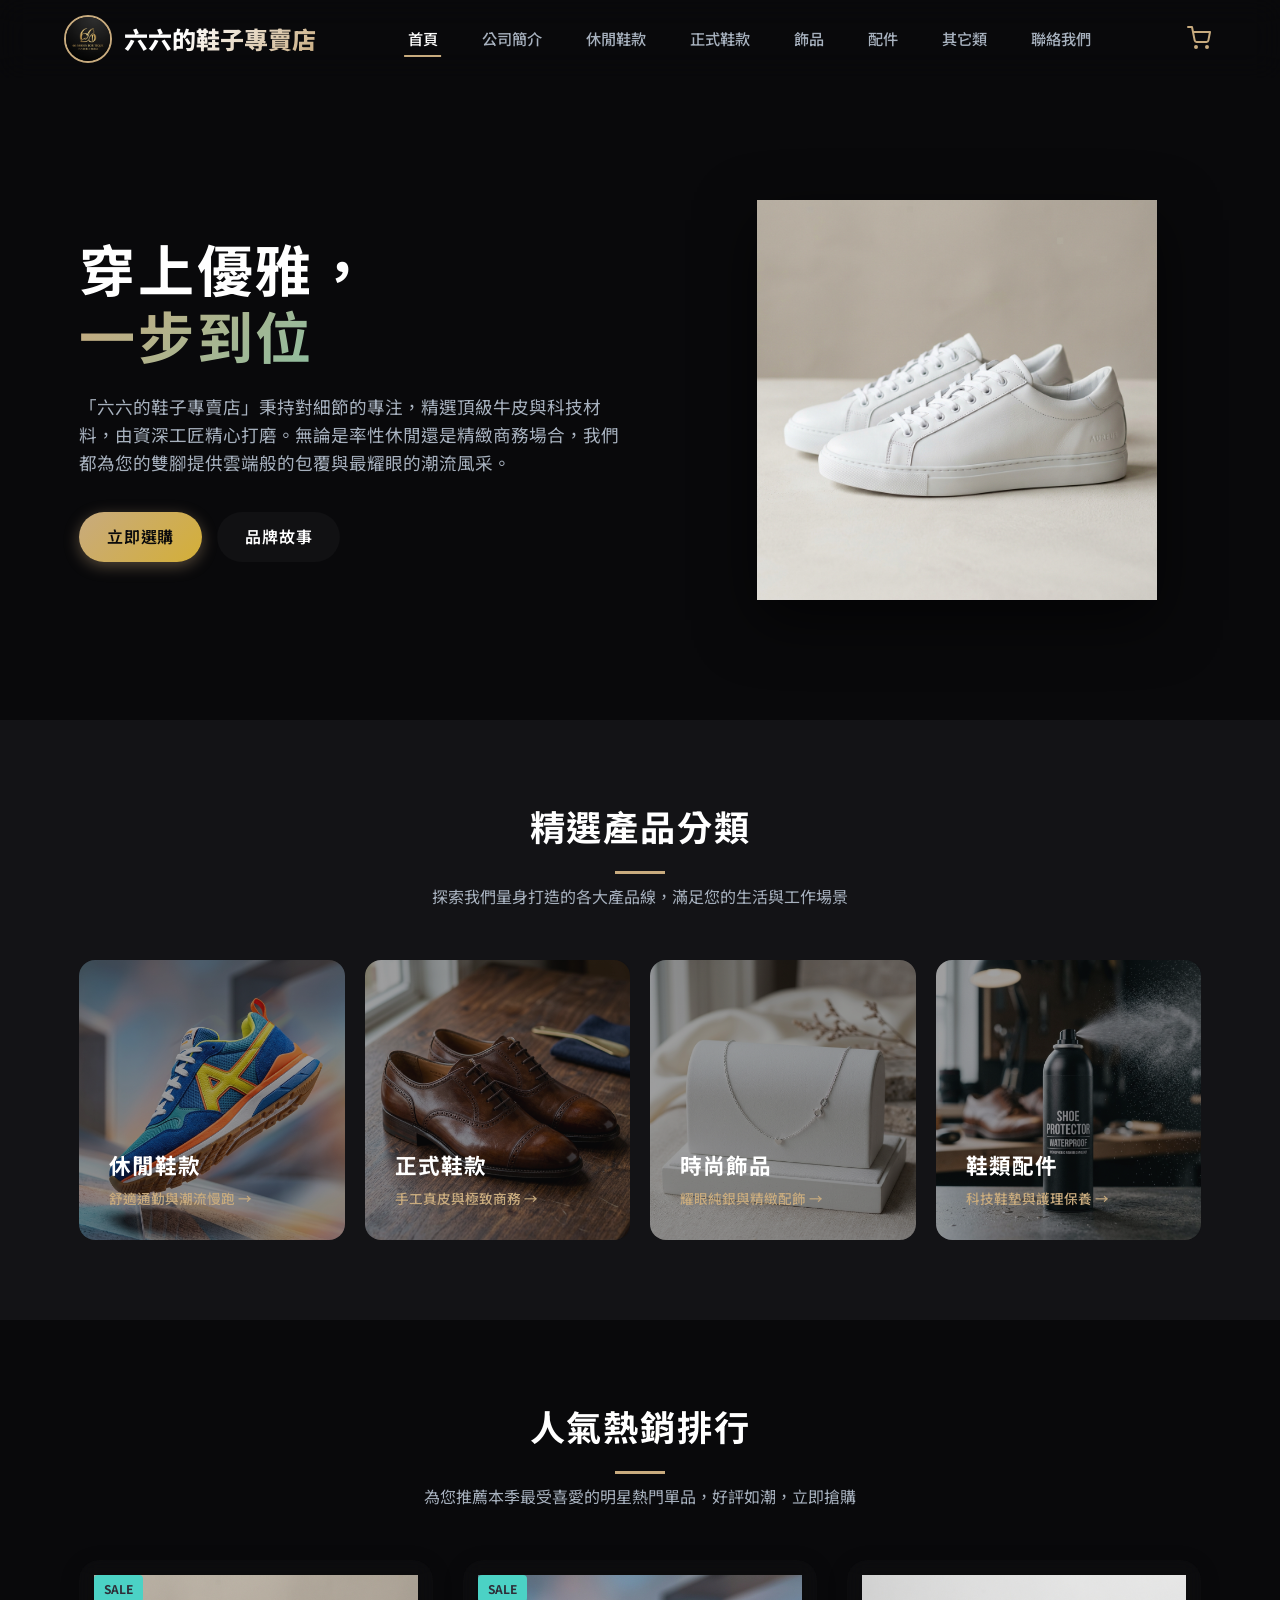
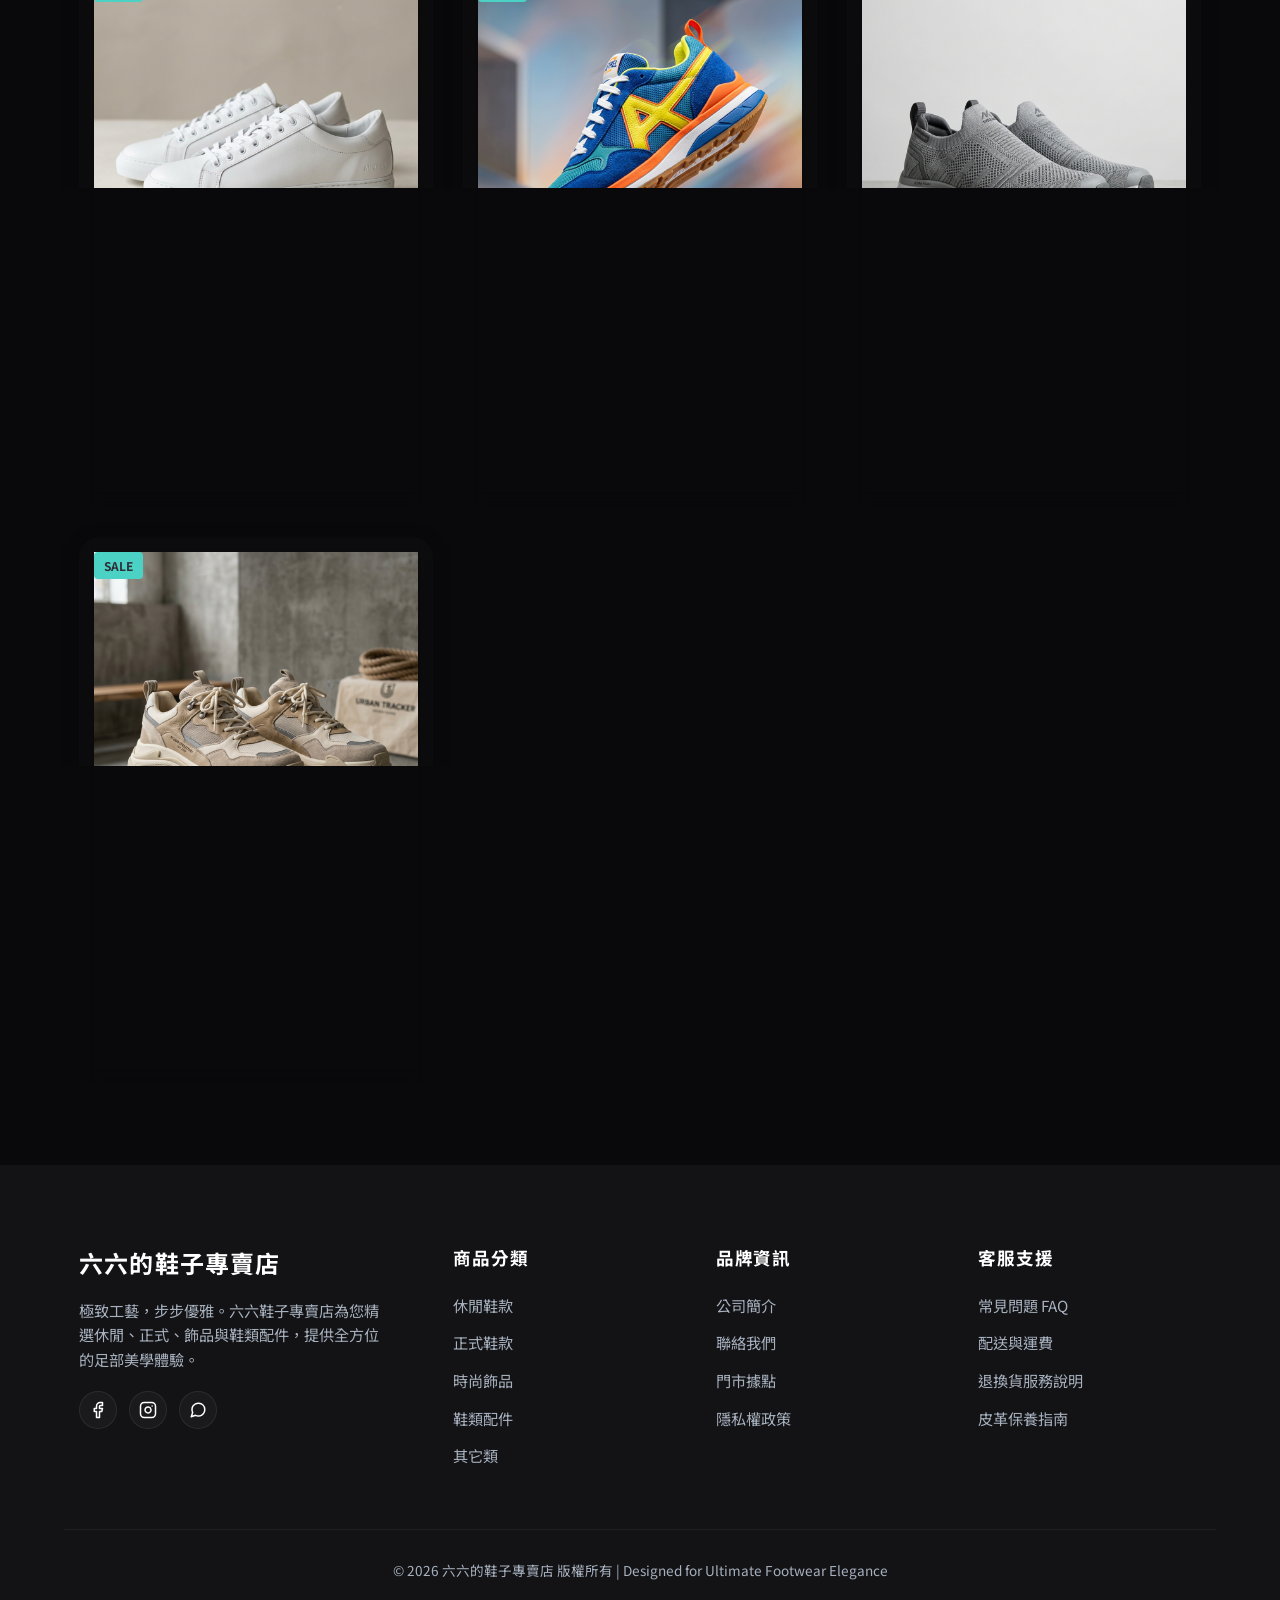
<file: index.html>
<!DOCTYPE html>
<html lang="zh-TW">
<head>
  <meta charset="UTF-8">
  <meta name="viewport" content="width=device-width, initial-scale=1.0">


  <title>首頁 - 六六的鞋子專賣店 | 極致舒適與時尚鞋履的完美結合</title>
  <meta name="description" content="六六的鞋子專賣店精選上等真皮皮鞋、潮流運動慢跑鞋、時髦飾品與專業鞋墊配件。提供極致舒適的穿著體驗與尊榮售後服務。">
  <meta name="keywords" content="六六的鞋子專賣店,六六,鞋子,買鞋推薦,網購鞋子,平價鞋店,運動鞋推薦,休閒鞋,男鞋,女鞋,帆布鞋,白鞋穿搭,舒適鞋墊">

  <meta name="google-site-verification" content="DiWR_nr6lyLxlwBbbfQvwFWUQX_taj0HmQlx_h1fd88" />


  <link rel="stylesheet" href="css/style.css">
</head>
<body>

  <!-- Navigation Header -->
  <header>
    <div class="container header-container">
      <a href="index.html" class="logo-link" id="header-logo-link">
        <img src="assets/logo.png" alt="六六的鞋子專賣店" class="logo-img" id="header-logo-img">
        <span class="logo-text" id="header-logo-text">六六的鞋子專賣店</span>
      </a>
      
      <button class="menu-toggle" id="mobile-menu-toggle" aria-label="切換選單">
        <svg width="24" height="24" fill="none" stroke="currentColor" stroke-width="2" viewBox="0 0 24 24">
          <path d="M3 12h18M3 6h18M3 18h18" stroke-linecap="round" stroke-linejoin="round"></path>
        </svg>
      </button>
      
      <nav id="nav-menu">
        <ul>
          <li><a href="index.html" class="active" id="nav-home">首頁</a></li>
          <li><a href="about.html" id="nav-about">公司簡介</a></li>
          <li><a href="casual.html" id="nav-casual">休閒鞋款</a></li>
          <li><a href="formal.html" id="nav-formal">正式鞋款</a></li>
          <li><a href="jewelry.html" id="nav-jewelry">飾品</a></li>
          <li><a href="accessories.html" id="nav-accessories">配件</a></li>
          <li><a href="others.html" id="nav-others">其它類</a></li>
          <li><a href="contact.html" id="nav-contact">聯絡我們</a></li>
        </ul>
      </nav>
      
      <div class="nav-actions">
        <button class="cart-btn" id="shopping-cart-btn" aria-label="查看購物車" onclick="openSimulatedCheckout()">
          <svg viewBox="0 0 24 24" fill="none" stroke="currentColor" stroke-width="2" stroke-linecap="round" stroke-linejoin="round">
            <circle cx="9" cy="21" r="1"></circle>
            <circle cx="20" cy="21" r="1"></circle>
            <path d="M1 1h4l2.68 13.39a2 2 0 0 0 2 1.61h9.72a2 2 0 0 0 2-1.61L23 6H6"></path>
          </svg>
          <span class="cart-count">0</span>
        </button>
      </div>
    </div>
  </header>

  <!-- Hero Section -->
  <section class="hero" id="hero-banner">
    <div class="container hero-grid">
      <div class="hero-content">
        <h1>
          穿上優雅，<span>一步到位</span>
        </h1>
        <p>「六六的鞋子專賣店」秉持對細節的專注，精選頂級牛皮與科技材料，由資深工匠精心打磨。無論是率性休閒還是精緻商務場合，我們都為您的雙腳提供雲端般的包覆與最耀眼的潮流風采。</p>
        <div class="btn-group">
          <a href="casual.html" class="btn btn-primary" id="hero-btn-shop">立即選購</a>
          <a href="about.html" class="btn btn-secondary" id="hero-btn-about">品牌故事</a>
        </div>
      </div>
      <div class="hero-image-wrapper">
        <div class="hero-circle-bg"></div>
        <img class="hero-image" src="assets/六六的鞋子專賣店-小白鞋.png" alt="六六的鞋子專賣店-小白鞋" id="hero-featured-img" title="六六的鞋子專賣店-小白鞋">
      </div>
    </div>
  </section>

  <!-- Categories Preview Section -->
  <section class="categories-preview" id="category-section">
    <div class="container">
      <div class="section-header">
        <h2>精選產品分類</h2>
        <p>探索我們量身打造的各大產品線，滿足您的生活與工作場景</p>
      </div>
      
      <div class="category-grid">
        <!-- 休閒鞋款 -->
        <div class="category-card" onclick="window.location.href='casual.html'">
          <img class="category-card-bg" src="assets/六六的鞋子專賣店-慢跑鞋.png" alt="六六的鞋子專賣店-慢跑鞋" title="六六的鞋子專賣店-慢跑鞋">
          <h3>休閒鞋款</h3>
          <p>舒適通勤與潮流慢跑 &rarr;</p>
        </div>
        <!-- 正式鞋款 -->
        <div class="category-card" onclick="window.location.href='formal.html'">
          <img class="category-card-bg" src="assets/六六的鞋子專賣店-皮鞋.png" alt="六六的鞋子專賣店-皮鞋" title="六六的鞋子專賣店-皮鞋">
          <h3>正式鞋款</h3>
          <p>手工真皮與極致商務 &rarr;</p>
        </div>
        <!-- 飾品 -->
        <div class="category-card" onclick="window.location.href='jewelry.html'">
          <img class="category-card-bg" src="assets/六六的鞋子專賣店-項鍊.png" alt="六六的鞋子專賣店-項鍊" title="六六的鞋子專賣店-項鍊">
          <h3>時尚飾品</h3>
          <p>耀眼純銀與精緻配飾 &rarr;</p>
        </div>
        <!-- 配件 -->
        <div class="category-card" onclick="window.location.href='accessories.html'">
          <img class="category-card-bg" src="assets/六六的鞋子專賣店-鞋用防水噴霧.png" alt="六六的鞋子專賣店-鞋用防水噴霧" title="六六的鞋子專賣店-鞋用防水噴霧">
          <h3>鞋類配件</h3>
          <p>科技鞋墊與護理保養 &rarr;</p>
        </div>
      </div>
    </div>
  </section>

  <!-- Featured Products Section -->
  <section class="products-section" id="featured-section">
    <div class="container">
      <div class="section-header">
        <h2>人氣熱銷排行</h2>
        <p>為您推薦本季最受喜愛的明星熱門單品，好評如潮，立即搶購</p>
      </div>
      
      <!-- Dynamically filled by render.js -->
      <div class="product-grid" id="featured-products"></div>
    </div>
  </section>

  <!-- Simulated Checkout Modal -->
  <div class="checkout-modal" id="checkout-modal">
    <div class="modal-content">
      <div class="modal-icon">
        <svg fill="none" stroke="currentColor" stroke-width="2" viewBox="0 0 24 24" style="width:36px; height:36px;">
          <path d="M5 13l4 4L19 7" stroke-linecap="round" stroke-linejoin="round"></path>
        </svg>
      </div>
      <h3>感謝您的訂購！</h3>
      <p>您已成功完成模擬結帳流程。六六專賣店的客服專員將會儘速與您聯絡，為您安排出貨！</p>
      <button class="btn btn-primary" style="width: 100%; border:none; padding:12px; border-radius:8px;" onclick="closeSimulatedCheckout()">好的，謝謝</button>
    </div>
  </div>

  <!-- Footer Section -->
  <footer>
    <div class="container footer-grid">
      <div class="footer-logo-desc">
        <h3 id="footer-brand-title">六六的鞋子專賣店</h3>
        <p>極致工藝，步步優雅。六六鞋子專賣店為您精選休閒、正式、飾品與鞋類配件，提供全方位的足部美學體驗。</p>
        <div class="social-links">
          <a href="#" class="social-btn" aria-label="Facebook">
            <svg viewBox="0 0 24 24" fill="none" stroke="currentColor" stroke-width="2" stroke-linecap="round" stroke-linejoin="round"><path d="M18 2h-3a5 5 0 0 0 -5 5v3H7v4h3v8h4v-8h3l1-4h-4V7a1 1 0 0 1 1-1h3z"></path></svg>
          </a>
          <a href="#" class="social-btn" aria-label="Instagram">
            <svg viewBox="0 0 24 24" fill="none" stroke="currentColor" stroke-width="2" stroke-linecap="round" stroke-linejoin="round"><rect x="2" y="2" width="20" height="20" rx="5" ry="5"></rect><path d="M16 11.37A4 4 0 1 1 12.63 8 4 4 0 0 1 16 11.37z"></path><line x1="17.5" y1="6.5" x2="17.51" y2="6.5"></line></svg>
          </a>
          <a href="#" class="social-btn" aria-label="Line">
            <svg viewBox="0 0 24 24" fill="none" stroke="currentColor" stroke-width="2" stroke-linecap="round" stroke-linejoin="round"><path d="M21 11.5a8.38 8.38 0 0 1-.9 3.8 8.5 8.5 0 0 1-7.6 4.7 8.38 8.38 0 0 1-3.8-.9L3 21l1.9-5.7a8.38 8.38 0 0 1-.9-3.8 8.5 8.5 0 0 1 4.7-7.6 8.38 8.38 0 0 1 3.8-.9h.5a8.48 8.48 0 0 1 8 8v.5z"></path></svg>
          </a>
        </div>
      </div>
      
      <div class="footer-links-col">
        <h4>商品分類</h4>
        <ul>
          <li><a href="casual.html" id="foot-link-casual">休閒鞋款</a></li>
          <li><a href="formal.html" id="foot-link-formal">正式鞋款</a></li>
          <li><a href="jewelry.html" id="foot-link-jewelry">時尚飾品</a></li>
          <li><a href="accessories.html" id="foot-link-accessories">鞋類配件</a></li>
          <li><a href="others.html" id="foot-link-others">其它類</a></li>
        </ul>
      </div>
      
      <div class="footer-links-col">
        <h4>品牌資訊</h4>
        <ul>
          <li><a href="about.html" id="foot-link-about">公司簡介</a></li>
          <li><a href="contact.html" id="foot-link-contact">聯絡我們</a></li>
          <li><a href="#" id="foot-link-stores">門市據點</a></li>
          <li><a href="#" id="foot-link-privacy">隱私權政策</a></li>
        </ul>
      </div>
      
      <div class="footer-links-col">
        <h4>客服支援</h4>
        <ul>
          <li><a href="#" id="foot-link-faq">常見問題 FAQ</a></li>
          <li><a href="#" id="foot-link-delivery">配送與運費</a></li>
          <li><a href="#" id="foot-link-returns">退換貨服務說明</a></li>
          <li><a href="#" id="foot-link-care">皮革保養指南</a></li>
        </ul>
      </div>
    </div>
    
    <div class="container footer-bottom">
      <p>&copy; 2026 六六的鞋子專賣店 版權所有 | Designed for Ultimate Footwear Elegance</p>
    </div>
  </footer>

  <!-- Scripts -->
  <script src="js/products.js"></script>
  <script src="js/main.js"></script>
  <script src="js/render.js"></script>
</body>
</html>
</file>
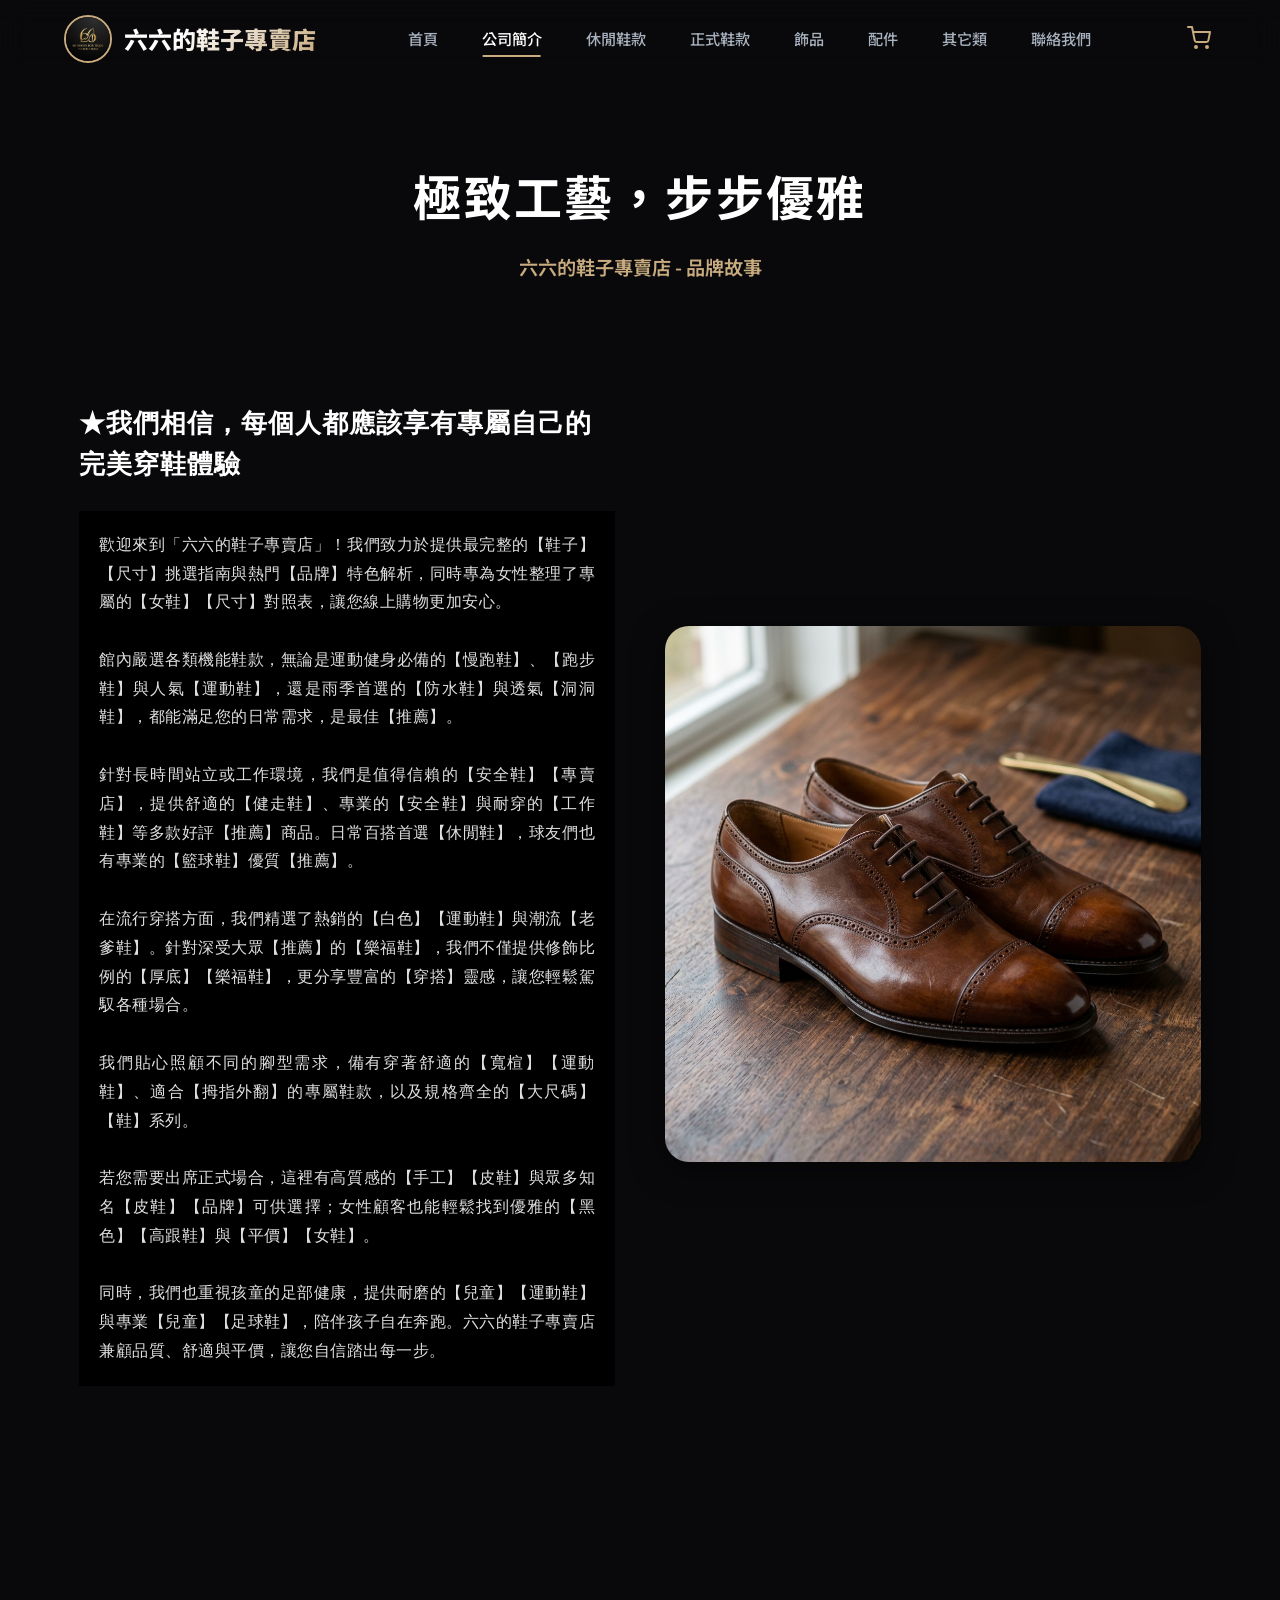
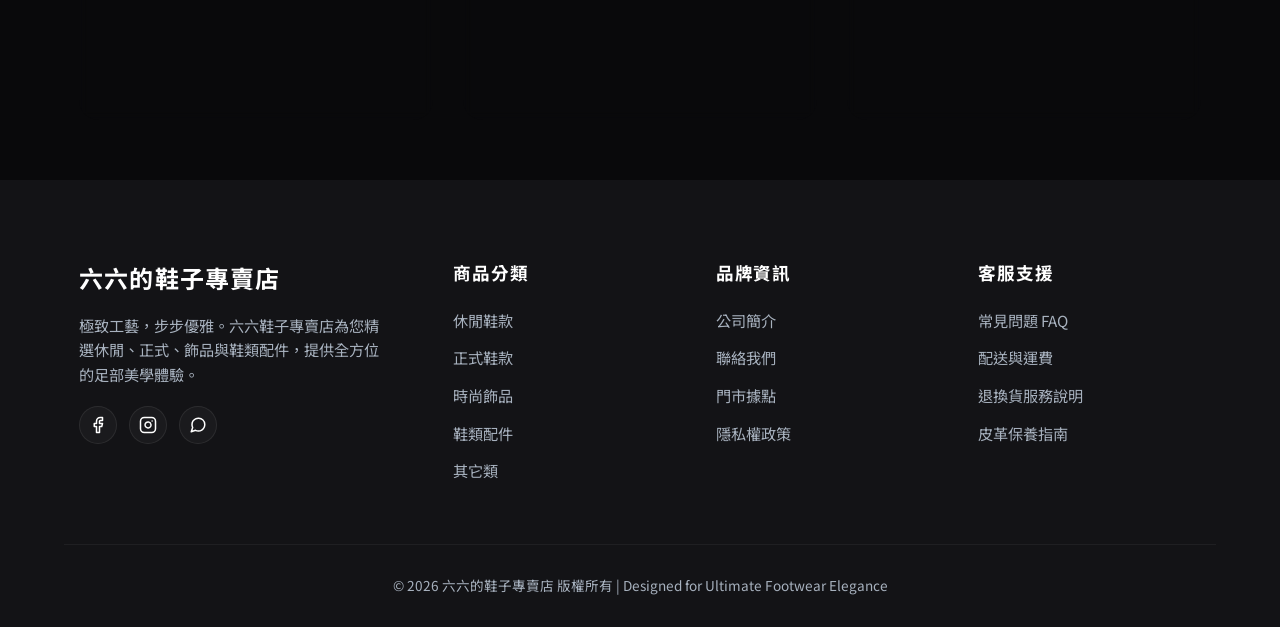
<file: about.html>
<!DOCTYPE html>
<html lang="zh-TW">
<head>
  <meta charset="UTF-8">
  <meta name="viewport" content="width=device-width, initial-scale=1.0">
  <title>公司簡介 - 六六的鞋子專賣店 | 極致工藝與職人精神</title>
  <meta name="description" content="了解六六的鞋子專賣店的品牌起源、設計哲學與職人工藝。我們致力於為每一雙腳提供完美撐托，讓步伐走得更遠。">
  <link rel="stylesheet" href="css/style.css">
</head>
<body>

  <!-- Navigation Header -->
  <header>
    <div class="container header-container">
      <a href="index.html" class="logo-link" id="header-logo-link">
        <img src="assets/logo.png" alt="六六的鞋子專賣店" class="logo-img" id="header-logo-img">
        <span class="logo-text" id="header-logo-text">六六的鞋子專賣店</span>
      </a>
      
      <button class="menu-toggle" id="mobile-menu-toggle" aria-label="切換選單">
        <svg width="24" height="24" fill="none" stroke="currentColor" stroke-width="2" viewBox="0 0 24 24">
          <path d="M3 12h18M3 6h18M3 18h18" stroke-linecap="round" stroke-linejoin="round"></path>
        </svg>
      </button>
      
      <nav id="nav-menu">
        <ul>
          <li><a href="index.html" id="nav-home">首頁</a></li>
          <li><a href="about.html" class="active" id="nav-about">公司簡介</a></li>
          <li><a href="casual.html" id="nav-casual">休閒鞋款</a></li>
          <li><a href="formal.html" id="nav-formal">正式鞋款</a></li>
          <li><a href="jewelry.html" id="nav-jewelry">飾品</a></li>
          <li><a href="accessories.html" id="nav-accessories">配件</a></li>
          <li><a href="others.html" id="nav-others">其它類</a></li>
          <li><a href="contact.html" id="nav-contact">聯絡我們</a></li>
        </ul>
      </nav>
      
      <div class="nav-actions">
        <button class="cart-btn" id="shopping-cart-btn" aria-label="查看購物車" onclick="openSimulatedCheckout()">
          <svg viewBox="0 0 24 24" fill="none" stroke="currentColor" stroke-width="2" stroke-linecap="round" stroke-linejoin="round">
            <circle cx="9" cy="21" r="1"></circle>
            <circle cx="20" cy="21" r="1"></circle>
            <path d="M1 1h4l2.68 13.39a2 2 0 0 0 2 1.61h9.72a2 2 0 0 0 2-1.61L23 6H6"></path>
          </svg>
          <span class="cart-count">0</span>
        </button>
      </div>
    </div>
  </header>

  <!-- About Hero -->
  <section class="about-hero">
    <div class="container">
      <h1>極致工藝，步步優雅</h1>
      <p style="color: hsl(var(--accent-gold)); font-size:1.2rem; font-weight:600;">六六的鞋子專賣店 - 品牌故事</p>
    </div>
  </section>

  <!-- Brand Story -->
  <section class="about-content">
    <div class="container">
      <div class="about-grid">
        <div class="about-text">
<h3 style="font-family: 'Microsoft JhengHei', sans-serif; font-size: 26px; font-weight: bold; color: #FFFFFF; margin-bottom: 25px; letter-spacing: 1px;">★我們相信，每個人都應該享有專屬自己的完美穿鞋體驗</h3>                    
                    <h5 style="font-family: 'Microsoft JhengHei', sans-serif; font-size: 16px; font-weight: normal; line-height: 1.8; color: #E0E0E0; background-color: #000000; padding: 20px; text-align: justify; letter-spacing: 0.5px;"> 
    歡迎來到「六六的鞋子專賣店」！我們致力於提供最完整的【鞋子】【尺寸】挑選指南與熱門【品牌】特色解析，同時專為女性整理了專屬的【女鞋】【尺寸】對照表，讓您線上購物更加安心。
    <br><br>
    館內嚴選各類機能鞋款，無論是運動健身必備的【慢跑鞋】、【跑步鞋】與人氣【運動鞋】，還是雨季首選的【防水鞋】與透氣【洞洞鞋】，都能滿足您的日常需求，是最佳【推薦】。
    <br><br>
    針對長時間站立或工作環境，我們是值得信賴的【安全鞋】【專賣店】，提供舒適的【健走鞋】、專業的【安全鞋】與耐穿的【工作鞋】等多款好評【推薦】商品。日常百搭首選【休閒鞋】，球友們也有專業的【籃球鞋】優質【推薦】。
    <br><br>
    在流行穿搭方面，我們精選了熱銷的【白色】【運動鞋】與潮流【老爹鞋】。針對深受大眾【推薦】的【樂福鞋】，我們不僅提供修飾比例的【厚底】【樂福鞋】，更分享豐富的【穿搭】靈感，讓您輕鬆駕馭各種場合。
    <br><br>
    我們貼心照顧不同的腳型需求，備有穿著舒適的【寬楦】【運動鞋】、適合【拇指外翻】的專屬鞋款，以及規格齊全的【大尺碼】【鞋】系列。
    <br><br>
    若您需要出席正式場合，這裡有高質感的【手工】【皮鞋】與眾多知名【皮鞋】【品牌】可供選擇；女性顧客也能輕鬆找到優雅的【黑色】【高跟鞋】與【平價】【女鞋】。
    <br><br>
    同時，我們也重視孩童的足部健康，提供耐磨的【兒童】【運動鞋】與專業【兒童】【足球鞋】，陪伴孩子自在奔跑。六六的鞋子專賣店兼顧品質、舒適與平價，讓您自信踏出每一步。
</h5>

        </div>
        <div class="about-visual">
          <img src="assets/六六的鞋子專賣店-皮鞋.png" alt="六六的鞋子專賣店-皮鞋" title="六六的鞋子專賣店-皮鞋">
        </div>
      </div>

      <!-- Core Values -->
      <div class="values-grid">
        <div class="value-card">
          <div class="value-icon">
            <svg fill="none" stroke="currentColor" stroke-width="2" viewBox="0 0 24 24">
              <path d="M9 12l2 2 4-4m5.618-4.016A11.955 11.955 0 0112 2.944a11.955 11.955 0 01-8.618 3.04A12.02 12.02 0 003 9c0 5.591 3.824 10.29 9 11.622 5.176-1.332 9-6.03 9-11.622 0-1.042-.133-2.052-.382-3.016z" stroke-linecap="round" stroke-linejoin="round"></path>
            </svg>
          </div>
          <h3>誠信品質</h3>
          <p>所有用料透明，實拍無修飾。精選義大利頂級小牛皮與環保面料，保證耐穿耐用。</p>
        </div>

        <div class="value-card">
          <div class="value-icon">
            <svg fill="none" stroke="currentColor" stroke-width="2" viewBox="0 0 24 24">
              <path d="M12 6V4m0 2a2 2 0 100 4m0-4a2 2 0 110 4m-6 8a2 2 0 100-4m0 4a2 2 0 110-4m0 4v2m0-6V4m6 6v10m6-2a2 2 0 100-4m0 4a2 2 0 110-4m0 4v2m0-6V4" stroke-linecap="round" stroke-linejoin="round"></path>
            </svg>
          </div>
          <h3>匠人精神</h3>
          <p>一針一線縫製，雙向彈簧塑形。不放過鞋頭弧度與足弓支撐的任何一個微小細節。</p>
        </div>

        <div class="value-card">
          <div class="value-icon">
            <svg fill="none" stroke="currentColor" stroke-width="2" viewBox="0 0 24 24">
              <path d="M14.828 14.828a4 4 0 01-5.656 0M9 10h.01M15 10h.01M21 12a9 9 0 11-18 0 9 9 0 0118 0z" stroke-linecap="round" stroke-linejoin="round"></path>
            </svg>
          </div>
          <h3>永續服務</h3>
          <p>我們提供永久諮詢與保養維護建議，七天無條件退換，讓您買得安心、穿得稱心。</p>
        </div>
      </div>
    </div>
  </section>

  <!-- Simulated Checkout Modal -->
  <div class="checkout-modal" id="checkout-modal">
    <div class="modal-content">
      <div class="modal-icon">
        <svg fill="none" stroke="currentColor" stroke-width="2" viewBox="0 0 24 24" style="width:36px; height:36px;">
          <path d="M5 13l4 4L19 7" stroke-linecap="round" stroke-linejoin="round"></path>
        </svg>
      </div>
      <h3>感謝您的訂購！</h3>
      <p>您已成功完成模擬結帳流程。六六專賣店的客服專員將會儘速與您聯絡，為您安排出貨！</p>
      <button class="btn btn-primary" style="width: 100%; border:none; padding:12px; border-radius:8px;" onclick="closeSimulatedCheckout()">好的，謝謝</button>
    </div>
  </div>

  <!-- Footer Section -->
  <footer>
    <div class="container footer-grid">
      <div class="footer-logo-desc">
        <h3 id="footer-brand-title">六六的鞋子專賣店</h3>
        <p>極致工藝，步步優雅。六六鞋子專賣店為您精選休閒、正式、飾品與鞋類配件，提供全方位的足部美學體驗。</p>
        <div class="social-links">
          <a href="#" class="social-btn" aria-label="Facebook">
            <svg viewBox="0 0 24 24" fill="none" stroke="currentColor" stroke-width="2" stroke-linecap="round" stroke-linejoin="round"><path d="M18 2h-3a5 5 0 0 0 -5 5v3H7v4h3v8h4v-8h3l1-4h-4V7a1 1 0 0 1 1-1h3z"></path></svg>
          </a>
          <a href="#" class="social-btn" aria-label="Instagram">
            <svg viewBox="0 0 24 24" fill="none" stroke="currentColor" stroke-width="2" stroke-linecap="round" stroke-linejoin="round"><rect x="2" y="2" width="20" height="20" rx="5" ry="5"></rect><path d="M16 11.37A4 4 0 1 1 12.63 8 4 4 0 0 1 16 11.37z"></path><line x1="17.5" y1="6.5" x2="17.51" y2="6.5"></line></svg>
          </a>
          <a href="#" class="social-btn" aria-label="Line">
            <svg viewBox="0 0 24 24" fill="none" stroke="currentColor" stroke-width="2" stroke-linecap="round" stroke-linejoin="round"><path d="M21 11.5a8.38 8.38 0 0 1-.9 3.8 8.5 8.5 0 0 1-7.6 4.7 8.38 8.38 0 0 1-3.8-.9L3 21l1.9-5.7a8.38 8.38 0 0 1-.9-3.8 8.5 8.5 0 0 1 4.7-7.6 8.38 8.38 0 0 1 3.8-.9h.5a8.48 8.48 0 0 1 8 8v.5z"></path></svg>
          </a>
        </div>
      </div>
      
      <div class="footer-links-col">
        <h4>商品分類</h4>
        <ul>
          <li><a href="casual.html" id="foot-link-casual">休閒鞋款</a></li>
          <li><a href="formal.html" id="foot-link-formal">正式鞋款</a></li>
          <li><a href="jewelry.html" id="foot-link-jewelry">時尚飾品</a></li>
          <li><a href="accessories.html" id="foot-link-accessories">鞋類配件</a></li>
          <li><a href="others.html" id="foot-link-others">其它類</a></li>
        </ul>
      </div>
      
      <div class="footer-links-col">
        <h4>品牌資訊</h4>
        <ul>
          <li><a href="about.html" id="foot-link-about">公司簡介</a></li>
          <li><a href="contact.html" id="foot-link-contact">聯絡我們</a></li>
          <li><a href="#" id="foot-link-stores">門市據點</a></li>
          <li><a href="#" id="foot-link-privacy">隱私權政策</a></li>
        </ul>
      </div>
      
      <div class="footer-links-col">
        <h4>客服支援</h4>
        <ul>
          <li><a href="#" id="foot-link-faq">常見問題 FAQ</a></li>
          <li><a href="#" id="foot-link-delivery">配送與運費</a></li>
          <li><a href="#" id="foot-link-returns">退換貨服務說明</a></li>
          <li><a href="#" id="foot-link-care">皮革保養指南</a></li>
        </ul>
      </div>
    </div>
    
    <div class="container footer-bottom">
      <p>&copy; 2026 六六的鞋子專賣店 版權所有 | Designed for Ultimate Footwear Elegance</p>
    </div>
  </footer>

  <!-- Scripts -->
  <script src="js/products.js"></script>
  <script src="js/main.js"></script>
</body>
</html>
</file>
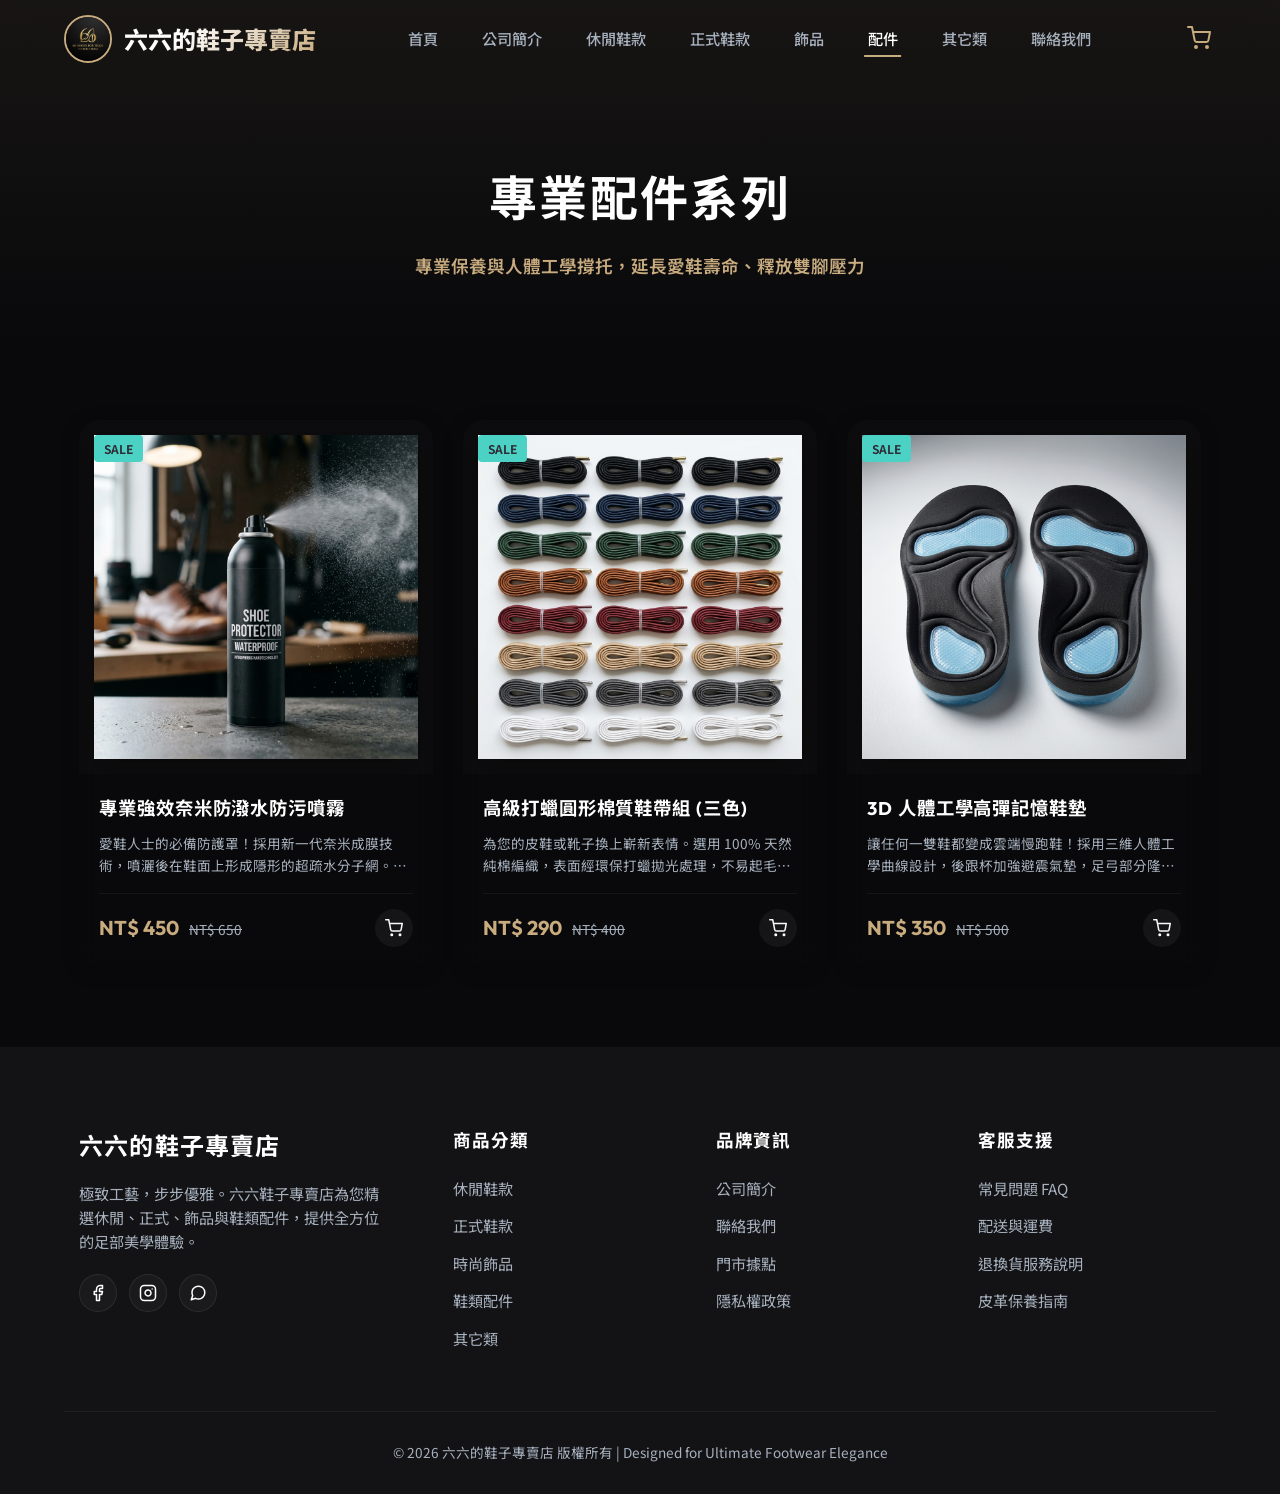
<file: accessories.html>
<!DOCTYPE html>
<html lang="zh-TW">
<head>
  <meta charset="UTF-8">
  <meta name="viewport" content="width=device-width, initial-scale=1.0">
  <title>配件 - 六六的鞋子專賣店 | 專業鞋護與極致足部配件</title>
  <meta name="description" content="瀏覽六六的鞋子專賣店配件系列。包括強效奈米防水防污噴霧、高級圓形打蠟棉鞋帶組、3D人體工學高彈減壓記憶鞋墊，呵護您的雙腳與愛鞋。">
  <link rel="stylesheet" href="css/style.css">
</head>
<body>

  <!-- Navigation Header -->
  <header>
    <div class="container header-container">
      <a href="index.html" class="logo-link" id="header-logo-link">
        <img src="assets/logo.png" alt="六六的鞋子專賣店" class="logo-img" id="header-logo-img">
        <span class="logo-text" id="header-logo-text">六六的鞋子專賣店</span>
      </a>
      
      <button class="menu-toggle" id="mobile-menu-toggle" aria-label="切換選單">
        <svg width="24" height="24" fill="none" stroke="currentColor" stroke-width="2" viewBox="0 0 24 24">
          <path d="M3 12h18M3 6h18M3 18h18" stroke-linecap="round" stroke-linejoin="round"></path>
        </svg>
      </button>
      
      <nav id="nav-menu">
        <ul>
          <li><a href="index.html" id="nav-home">首頁</a></li>
          <li><a href="about.html" id="nav-about">公司簡介</a></li>
          <li><a href="casual.html" id="nav-casual">休閒鞋款</a></li>
          <li><a href="formal.html" id="nav-formal">正式鞋款</a></li>
          <li><a href="jewelry.html" id="nav-jewelry">飾品</a></li>
          <li><a href="accessories.html" class="active" id="nav-accessories">配件</a></li>
          <li><a href="others.html" id="nav-others">其它類</a></li>
          <li><a href="contact.html" id="nav-contact">聯絡我們</a></li>
        </ul>
      </nav>
      
      <div class="nav-actions">
        <button class="cart-btn" id="shopping-cart-btn" aria-label="查看購物車" onclick="openSimulatedCheckout()">
          <svg viewBox="0 0 24 24" fill="none" stroke="currentColor" stroke-width="2" stroke-linecap="round" stroke-linejoin="round">
            <circle cx="9" cy="21" r="1"></circle>
            <circle cx="20" cy="21" r="1"></circle>
            <path d="M1 1h4l2.68 13.39a2 2 0 0 0 2 1.61h9.72a2 2 0 0 0 2-1.61L23 6H6"></path>
          </svg>
          <span class="cart-count">0</span>
        </button>
      </div>
    </div>
  </header>

  <!-- Category Hero Banner -->
  <section class="about-hero" style="background: linear-gradient(180deg, rgba(197, 168, 128, 0.08), transparent);">
    <div class="container">
      <h1>專業配件系列</h1>
      <p style="color: hsl(var(--accent-gold)); font-size:1.1rem; font-weight:600;">專業保養與人體工學撐托，延長愛鞋壽命、釋放雙腳壓力</p>
    </div>
  </section>

  <!-- Product List Section -->
  <section class="products-section">
    <div class="container">
      <!-- Dynamic list container filled by render.js -->
      <div class="product-grid" id="category-products" data-category="accessories"></div>
    </div>
  </section>

  <!-- Simulated Checkout Modal -->
  <div class="checkout-modal" id="checkout-modal">
    <div class="modal-content">
      <div class="modal-icon">
        <svg fill="none" stroke="currentColor" stroke-width="2" viewBox="0 0 24 24" style="width:36px; height:36px;">
          <path d="M5 13l4 4L19 7" stroke-linecap="round" stroke-linejoin="round"></path>
        </svg>
      </div>
      <h3>感謝您的訂購！</h3>
      <p>您已成功完成模擬結帳流程。六六專賣店的客服專員將會儘速與您聯絡，為您安排出貨！</p>
      <button class="btn btn-primary" style="width: 100%; border:none; padding:12px; border-radius:8px;" onclick="closeSimulatedCheckout()">好的，謝謝</button>
    </div>
  </div>

  <!-- Footer Section -->
  <footer>
    <div class="container footer-grid">
      <div class="footer-logo-desc">
        <h3 id="footer-brand-title">六六的鞋子專賣店</h3>
        <p>極致工藝，步步優雅。六六鞋子專賣店為您精選休閒、正式、飾品與鞋類配件，提供全方位的足部美學體驗。</p>
        <div class="social-links">
          <a href="#" class="social-btn" aria-label="Facebook">
            <svg viewBox="0 0 24 24" fill="none" stroke="currentColor" stroke-width="2" stroke-linecap="round" stroke-linejoin="round"><path d="M18 2h-3a5 5 0 0 0 -5 5v3H7v4h3v8h4v-8h3l1-4h-4V7a1 1 0 0 1 1-1h3z"></path></svg>
          </a>
          <a href="#" class="social-btn" aria-label="Instagram">
            <svg viewBox="0 0 24 24" fill="none" stroke="currentColor" stroke-width="2" stroke-linecap="round" stroke-linejoin="round"><rect x="2" y="2" width="20" height="20" rx="5" ry="5"></rect><path d="M16 11.37A4 4 0 1 1 12.63 8 4 4 0 0 1 16 11.37z"></path><line x1="17.5" y1="6.5" x2="17.51" y2="6.5"></line></svg>
          </a>
          <a href="#" class="social-btn" aria-label="Line">
            <svg viewBox="0 0 24 24" fill="none" stroke="currentColor" stroke-width="2" stroke-linecap="round" stroke-linejoin="round"><path d="M21 11.5a8.38 8.38 0 0 1-.9 3.8 8.5 8.5 0 0 1-7.6 4.7 8.38 8.38 0 0 1-3.8-.9L3 21l1.9-5.7a8.38 8.38 0 0 1-.9-3.8 8.5 8.5 0 0 1 4.7-7.6 8.38 8.38 0 0 1 3.8-.9h.5a8.48 8.48 0 0 1 8 8v.5z"></path></svg>
          </a>
        </div>
      </div>
      
      <div class="footer-links-col">
        <h4>商品分類</h4>
        <ul>
          <li><a href="casual.html" id="foot-link-casual">休閒鞋款</a></li>
          <li><a href="formal.html" id="foot-link-formal">正式鞋款</a></li>
          <li><a href="jewelry.html" id="foot-link-jewelry">時尚飾品</a></li>
          <li><a href="accessories.html" id="foot-link-accessories">鞋類配件</a></li>
          <li><a href="others.html" id="foot-link-others">其它類</a></li>
        </ul>
      </div>
      
      <div class="footer-links-col">
        <h4>品牌資訊</h4>
        <ul>
          <li><a href="about.html" id="foot-link-about">公司簡介</a></li>
          <li><a href="contact.html" id="foot-link-contact">聯絡我們</a></li>
          <li><a href="#" id="foot-link-stores">門市據點</a></li>
          <li><a href="#" id="foot-link-privacy">隱私權政策</a></li>
        </ul>
      </div>
      
      <div class="footer-links-col">
        <h4>客服支援</h4>
        <ul>
          <li><a href="#" id="foot-link-faq">常見問題 FAQ</a></li>
          <li><a href="#" id="foot-link-delivery">配送與運費</a></li>
          <li><a href="#" id="foot-link-returns">退換貨服務說明</a></li>
          <li><a href="#" id="foot-link-care">皮革保養指南</a></li>
        </ul>
      </div>
    </div>
    
    <div class="container footer-bottom">
      <p>&copy; 2026 六六的鞋子專賣店 版權所有 | Designed for Ultimate Footwear Elegance</p>
    </div>
  </footer>

  <!-- Scripts -->
  <script src="js/products.js"></script>
  <script src="js/main.js"></script>
  <script src="js/render.js"></script>
</body>
</html>
</file>
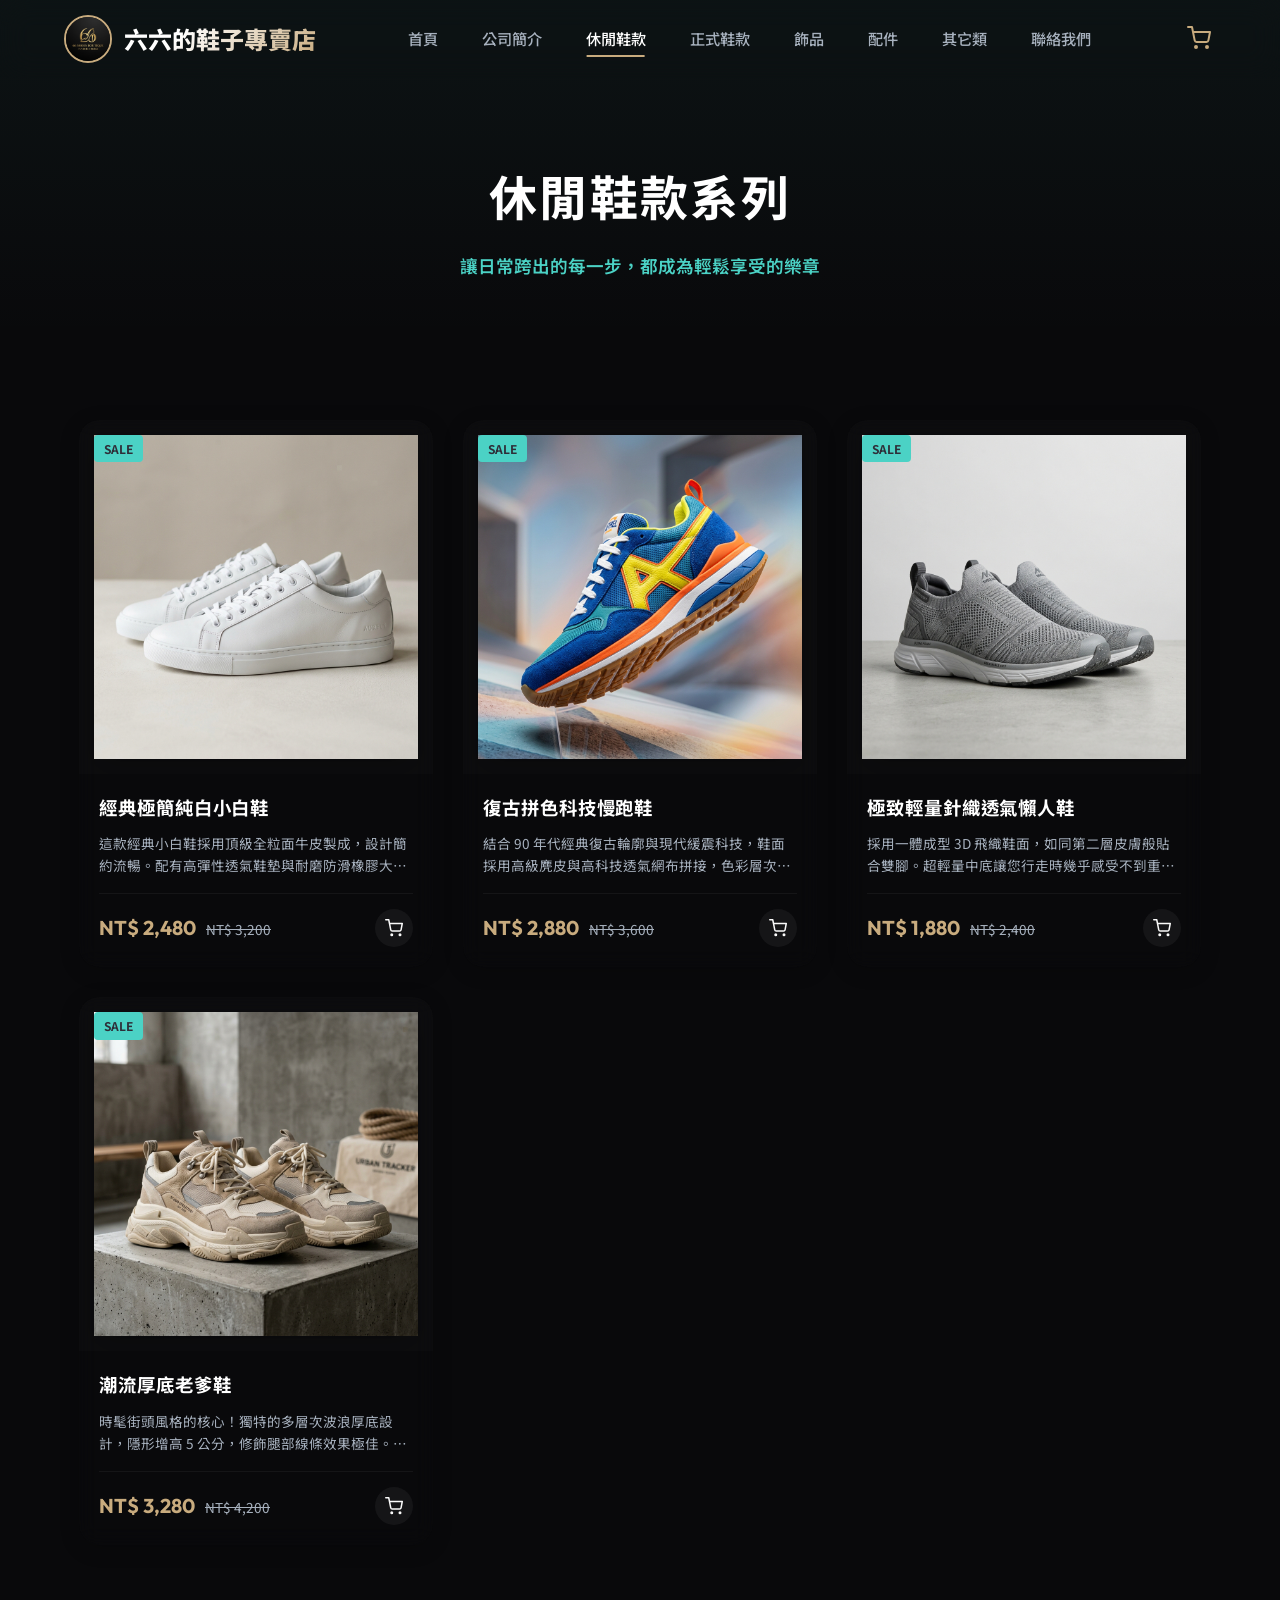
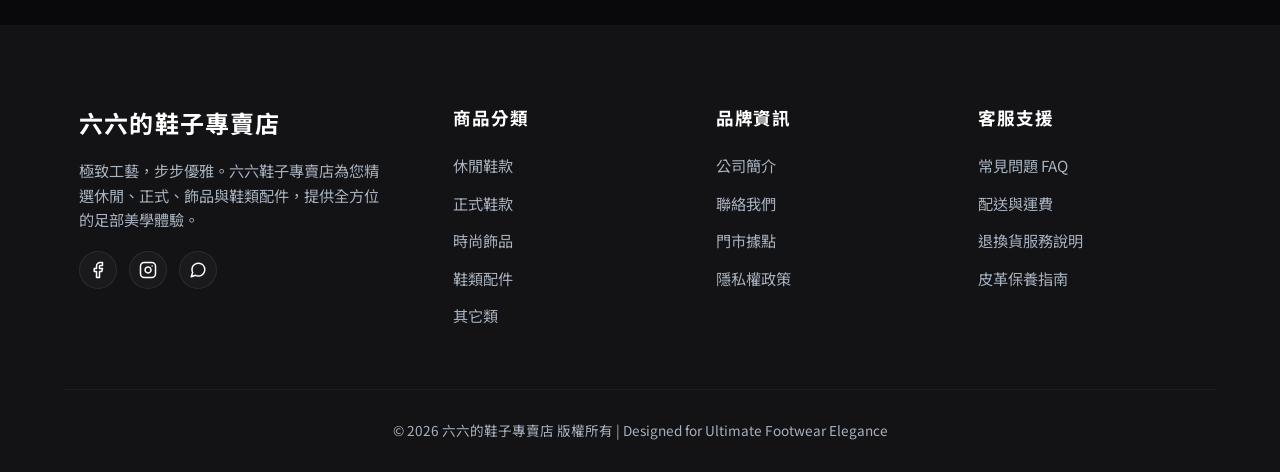
<file: casual.html>
<!DOCTYPE html>
<html lang="zh-TW">
<head>
  <meta charset="UTF-8">
  <meta name="viewport" content="width=device-width, initial-scale=1.0">
  <title>休閒服飾 - 六六的鞋子專賣店 | 輕鬆率性日常鞋履</title>
  <meta name="description" content="瀏覽六六的鞋子專賣店休閒鞋類與服飾，包括經典小白鞋、復古慢跑鞋、飛織懶人鞋及潮流老爹鞋。兼顧日常穿搭與卓越舒適度。">
  <link rel="stylesheet" href="css/style.css">
</head>
<body>

  <!-- Navigation Header -->
  <header>
    <div class="container header-container">
      <a href="index.html" class="logo-link" id="header-logo-link">
        <img src="assets/logo.png" alt="六六的鞋子專賣店" class="logo-img" id="header-logo-img">
        <span class="logo-text" id="header-logo-text">六六的鞋子專賣店</span>
      </a>
      
      <button class="menu-toggle" id="mobile-menu-toggle" aria-label="切換選單">
        <svg width="24" height="24" fill="none" stroke="currentColor" stroke-width="2" viewBox="0 0 24 24">
          <path d="M3 12h18M3 6h18M3 18h18" stroke-linecap="round" stroke-linejoin="round"></path>
        </svg>
      </button>
      
      <nav id="nav-menu">
        <ul>
          <li><a href="index.html" id="nav-home">首頁</a></li>
          <li><a href="about.html" id="nav-about">公司簡介</a></li>
          <li><a href="casual.html" class="active" id="nav-casual">休閒鞋款</a></li>
          <li><a href="formal.html" id="nav-formal">正式鞋款</a></li>
          <li><a href="jewelry.html" id="nav-jewelry">飾品</a></li>
          <li><a href="accessories.html" id="nav-accessories">配件</a></li>
          <li><a href="others.html" id="nav-others">其它類</a></li>
          <li><a href="contact.html" id="nav-contact">聯絡我們</a></li>
        </ul>
      </nav>
      
      <div class="nav-actions">
        <button class="cart-btn" id="shopping-cart-btn" aria-label="查看購物車" onclick="openSimulatedCheckout()">
          <svg viewBox="0 0 24 24" fill="none" stroke="currentColor" stroke-width="2" stroke-linecap="round" stroke-linejoin="round">
            <circle cx="9" cy="21" r="1"></circle>
            <circle cx="20" cy="21" r="1"></circle>
            <path d="M1 1h4l2.68 13.39a2 2 0 0 0 2 1.61h9.72a2 2 0 0 0 2-1.61L23 6H6"></path>
          </svg>
          <span class="cart-count">0</span>
        </button>
      </div>
    </div>
  </header>

  <!-- Category Hero Banner -->
  <section class="about-hero" style="background: linear-gradient(180deg, rgba(79, 209, 197, 0.05), transparent);">
    <div class="container">
      <h1>休閒鞋款系列</h1>
      <p style="color: hsl(var(--accent-cyan)); font-size:1.1rem; font-weight:600;">讓日常跨出的每一步，都成為輕鬆享受的樂章</p>
    </div>
  </section>

  <!-- Product List Section -->
  <section class="products-section">
    <div class="container">
      <!-- Dynamic list container filled by render.js -->
      <div class="product-grid" id="category-products" data-category="casual"></div>
    </div>
  </section>

  <!-- Simulated Checkout Modal -->
  <div class="checkout-modal" id="checkout-modal">
    <div class="modal-content">
      <div class="modal-icon">
        <svg fill="none" stroke="currentColor" stroke-width="2" viewBox="0 0 24 24" style="width:36px; height:36px;">
          <path d="M5 13l4 4L19 7" stroke-linecap="round" stroke-linejoin="round"></path>
        </svg>
      </div>
      <h3>感謝您的訂購！</h3>
      <p>您已成功完成模擬結帳流程。六六專賣店的客服專員將會儘速與您聯絡，為您安排出貨！</p>
      <button class="btn btn-primary" style="width: 100%; border:none; padding:12px; border-radius:8px;" onclick="closeSimulatedCheckout()">好的，謝謝</button>
    </div>
  </div>

  <!-- Footer Section -->
  <footer>
    <div class="container footer-grid">
      <div class="footer-logo-desc">
        <h3 id="footer-brand-title">六六的鞋子專賣店</h3>
        <p>極致工藝，步步優雅。六六鞋子專賣店為您精選休閒、正式、飾品與鞋類配件，提供全方位的足部美學體驗。</p>
        <div class="social-links">
          <a href="#" class="social-btn" aria-label="Facebook">
            <svg viewBox="0 0 24 24" fill="none" stroke="currentColor" stroke-width="2" stroke-linecap="round" stroke-linejoin="round"><path d="M18 2h-3a5 5 0 0 0 -5 5v3H7v4h3v8h4v-8h3l1-4h-4V7a1 1 0 0 1 1-1h3z"></path></svg>
          </a>
          <a href="#" class="social-btn" aria-label="Instagram">
            <svg viewBox="0 0 24 24" fill="none" stroke="currentColor" stroke-width="2" stroke-linecap="round" stroke-linejoin="round"><rect x="2" y="2" width="20" height="20" rx="5" ry="5"></rect><path d="M16 11.37A4 4 0 1 1 12.63 8 4 4 0 0 1 16 11.37z"></path><line x1="17.5" y1="6.5" x2="17.51" y2="6.5"></line></svg>
          </a>
          <a href="#" class="social-btn" aria-label="Line">
            <svg viewBox="0 0 24 24" fill="none" stroke="currentColor" stroke-width="2" stroke-linecap="round" stroke-linejoin="round"><path d="M21 11.5a8.38 8.38 0 0 1-.9 3.8 8.5 8.5 0 0 1-7.6 4.7 8.38 8.38 0 0 1-3.8-.9L3 21l1.9-5.7a8.38 8.38 0 0 1-.9-3.8 8.5 8.5 0 0 1 4.7-7.6 8.38 8.38 0 0 1 3.8-.9h.5a8.48 8.48 0 0 1 8 8v.5z"></path></svg>
          </a>
        </div>
      </div>
      
      <div class="footer-links-col">
        <h4>商品分類</h4>
        <ul>
          <li><a href="casual.html" id="foot-link-casual">休閒鞋款</a></li>
          <li><a href="formal.html" id="foot-link-formal">正式鞋款</a></li>
          <li><a href="jewelry.html" id="foot-link-jewelry">時尚飾品</a></li>
          <li><a href="accessories.html" id="foot-link-accessories">鞋類配件</a></li>
          <li><a href="others.html" id="foot-link-others">其它類</a></li>
        </ul>
      </div>
      
      <div class="footer-links-col">
        <h4>品牌資訊</h4>
        <ul>
          <li><a href="about.html" id="foot-link-about">公司簡介</a></li>
          <li><a href="contact.html" id="foot-link-contact">聯絡我們</a></li>
          <li><a href="#" id="foot-link-stores">門市據點</a></li>
          <li><a href="#" id="foot-link-privacy">隱私權政策</a></li>
        </ul>
      </div>
      
      <div class="footer-links-col">
        <h4>客服支援</h4>
        <ul>
          <li><a href="#" id="foot-link-faq">常見問題 FAQ</a></li>
          <li><a href="#" id="foot-link-delivery">配送與運費</a></li>
          <li><a href="#" id="foot-link-returns">退換貨服務說明</a></li>
          <li><a href="#" id="foot-link-care">皮革保養指南</a></li>
        </ul>
      </div>
    </div>
    
    <div class="container footer-bottom">
      <p>&copy; 2026 六六的鞋子專賣店 版權所有 | Designed for Ultimate Footwear Elegance</p>
    </div>
  </footer>

  <!-- Scripts -->
  <script src="js/products.js"></script>
  <script src="js/main.js"></script>
  <script src="js/render.js"></script>
</body>
</html>
</file>
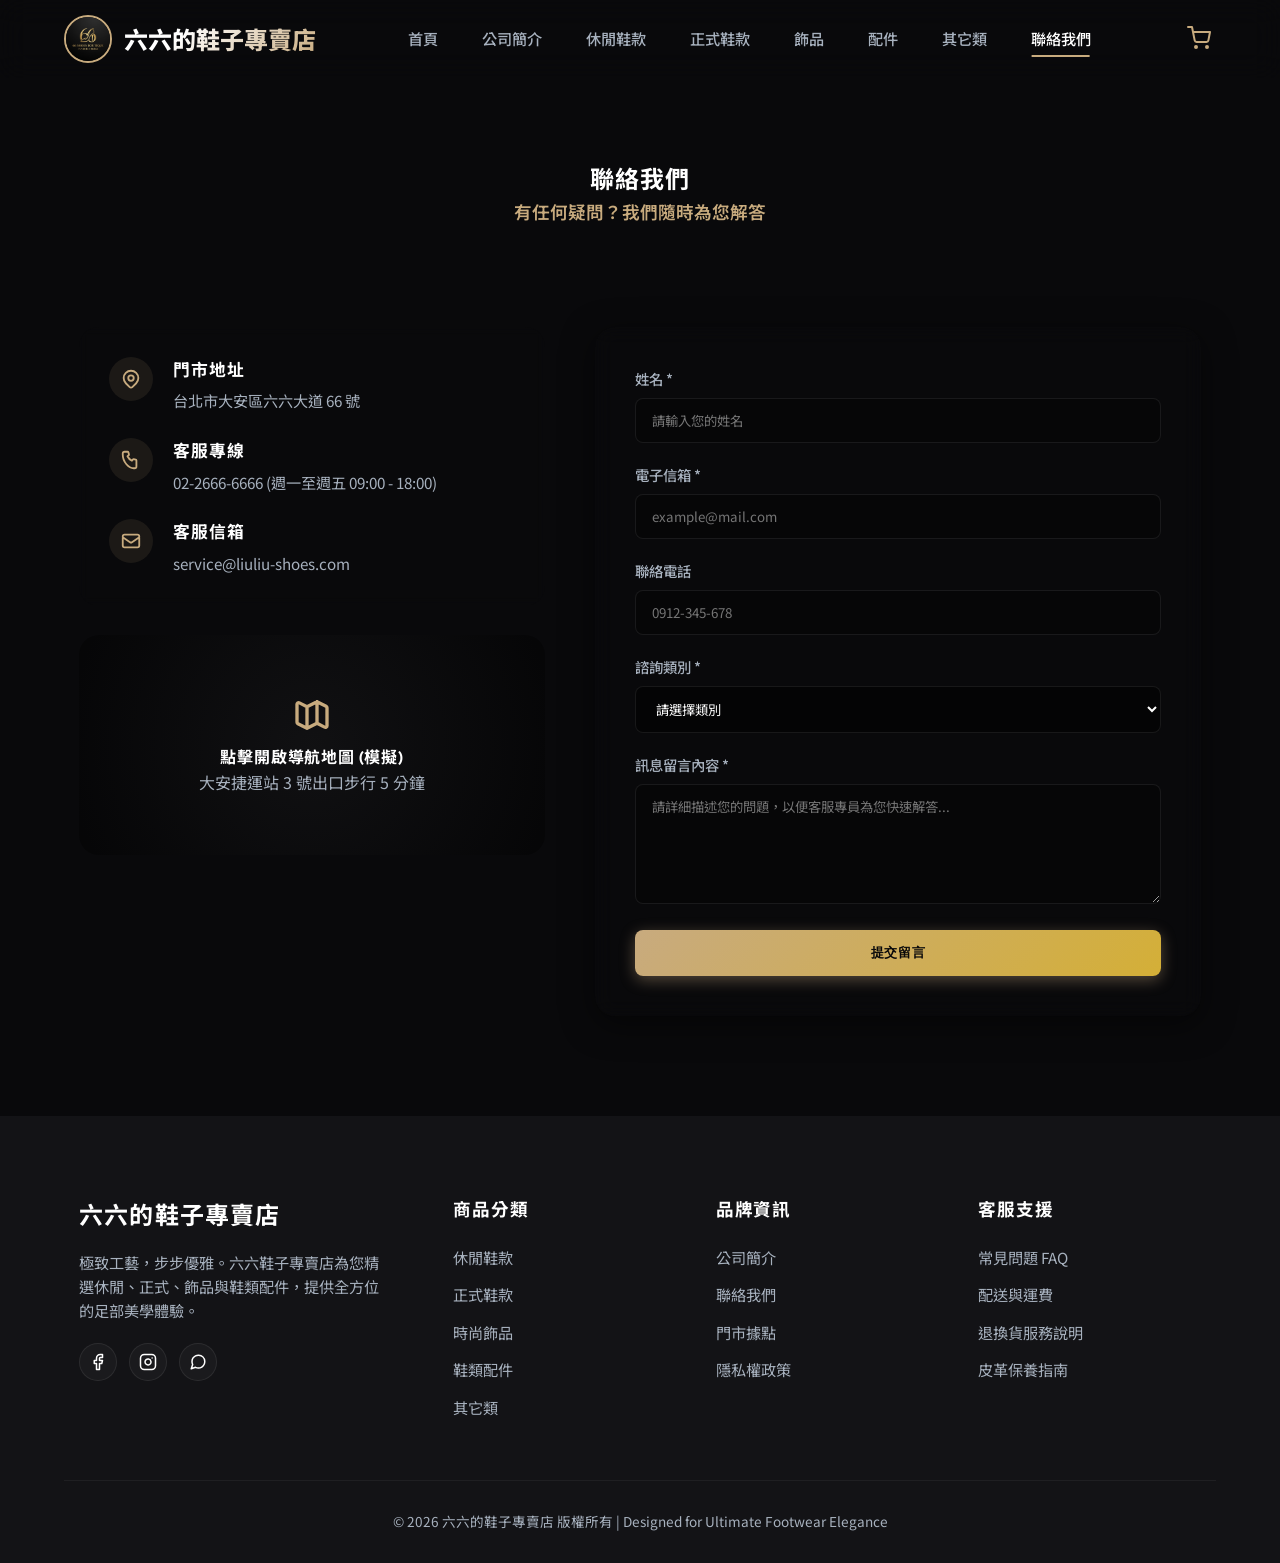
<file: contact.html>
<!DOCTYPE html>
<html lang="zh-TW">
<head>
  <meta charset="UTF-8">
  <meta name="viewport" content="width=device-width, initial-scale=1.0">
  <title>聯絡我們 - 六六的鞋子專賣店 | 優質客戶服務與門市諮詢</title>
  <meta name="description" content="有任何關於鞋款尺寸、皮革保養或訂單問題？歡迎隨時透過線上表單、電話或親臨六六鞋專賣店門市諮詢，我們將竭誠為您服務。">
  <link rel="stylesheet" href="css/style.css">
</head>
<body>

  <!-- Navigation Header -->
  <header>
    <div class="container header-container">
      <a href="index.html" class="logo-link" id="header-logo-link">
        <img src="assets/logo.png" alt="六六的鞋子專賣店" class="logo-img" id="header-logo-img">
        <span class="logo-text" id="header-logo-text">六六的鞋子專賣店</span>
      </a>
      
      <button class="menu-toggle" id="mobile-menu-toggle" aria-label="切換選單">
        <svg width="24" height="24" fill="none" stroke="currentColor" stroke-width="2" viewBox="0 0 24 24">
          <path d="M3 12h18M3 6h18M3 18h18" stroke-linecap="round" stroke-linejoin="round"></path>
        </svg>
      </button>
      
      <nav id="nav-menu">
        <ul>
          <li><a href="index.html" id="nav-home">首頁</a></li>
          <li><a href="about.html" id="nav-about">公司簡介</a></li>
          <li><a href="casual.html" id="nav-casual">休閒鞋款</a></li>
          <li><a href="formal.html" id="nav-formal">正式鞋款</a></li>
          <li><a href="jewelry.html" id="nav-jewelry">飾品</a></li>
          <li><a href="accessories.html" id="nav-accessories">配件</a></li>
          <li><a href="others.html" id="nav-others">其它類</a></li>
          <li><a href="contact.html" class="active" id="nav-contact">聯絡我們</a></li>
        </ul>
      </nav>
      
      <div class="nav-actions">
        <button class="cart-btn" id="shopping-cart-btn" aria-label="查看購物車" onclick="openSimulatedCheckout()">
          <svg viewBox="0 0 24 24" fill="none" stroke="currentColor" stroke-width="2" stroke-linecap="round" stroke-linejoin="round">
            <circle cx="9" cy="21" r="1"></circle>
            <circle cx="20" cy="21" r="1"></circle>
            <path d="M1 1h4l2.68 13.39a2 2 0 0 0 2 1.61h9.72a2 2 0 0 0 2-1.61L23 6H6"></path>
          </svg>
          <span class="cart-count">0</span>
        </button>
      </div>
    </div>
  </header>

  <!-- Contact Hero -->
  <section class="contact-hero">
    <div class="container">
      <h1>聯絡我們</h1>
      <p style="color: hsl(var(--accent-gold)); font-size:1.1rem; font-weight:600;">有任何疑問？我們隨時為您解答</p>
    </div>
  </section>

  <!-- Contact Form & Details -->
  <section class="container">
    <div class="contact-grid">
      <!-- 聯絡資訊 -->
      <div class="contact-info-panel">
        <div class="contact-card">
          <div class="contact-item">
            <div class="contact-icon">
              <svg fill="none" stroke="currentColor" stroke-width="2" viewBox="0 0 24 24">
                <path d="M17.657 16.657L13.414 20.9a1.998 1.998 0 01-2.827 0l-4.244-4.243a8 8 0 1111.314 0z" stroke-linecap="round" stroke-linejoin="round"></path>
                <path d="M15 11a3 3 0 11-6 0 3 3 0 016 0z" stroke-linecap="round" stroke-linejoin="round"></path>
              </svg>
            </div>
            <div class="contact-text">
              <h4>門市地址</h4>
              <p>台北市大安區六六大道 66 號</p>
            </div>
          </div>
          
          <div class="contact-item">
            <div class="contact-icon">
              <svg fill="none" stroke="currentColor" stroke-width="2" viewBox="0 0 24 24">
                <path d="M3 5a2 2 0 012-2h3.28a1 1 0 01.94.725l.548 2.2a1 1 0 01-.321.988l-1.305.98a10.582 10.582 0 004.872 4.872l.98-1.305a1 1 0 01.988-.321l2.2.548a1 1 0 01.725.94V19a2 2 0 01-2 2h-1C9.716 21 3 14.284 3 6V5z" stroke-linecap="round" stroke-linejoin="round"></path>
              </svg>
            </div>
            <div class="contact-text">
              <h4>客服專線</h4>
              <p>02-2666-6666 (週一至週五 09:00 - 18:00)</p>
            </div>
          </div>

          <div class="contact-item">
            <div class="contact-icon">
              <svg fill="none" stroke="currentColor" stroke-width="2" viewBox="0 0 24 24">
                <path d="M3 8l7.89 5.26a2 2 0 002.22 0L21 8M5 19h14a2 2 0 002-2V7a2 2 0 00-2-2H5a2 2 0 00-2 2v10a2 2 0 002 2z" stroke-linecap="round" stroke-linejoin="round"></path>
              </svg>
            </div>
            <div class="contact-text">
              <h4>客服信箱</h4>
              <p>service@liuliu-shoes.com</p>
            </div>
          </div>
        </div>

        <!-- 地圖模擬器 -->
        <div class="contact-map-mock" onclick="alert('模擬 Google 地圖：台北市大安區六六大道66號')">
          <svg fill="none" stroke="currentColor" stroke-width="2" viewBox="0 0 24 24">
            <path d="M9 20l-5.447-2.724A1 1 0 013 16.382V5.618a1 1 0 011.447-.894L9 7m0 13l6-3m-6 3V7m6 10l4.553 2.276A1 1 0 0021 18.382V7.618a1 1 0 00-.553-.894L15 4m0 13V4m0 0L9 7" stroke-linecap="round" stroke-linejoin="round"></path>
          </svg>
          <h4>點擊開啟導航地圖 (模擬)</h4>
          <p>大安捷運站 3 號出口步行 5 分鐘</p>
        </div>
      </div>

      <!-- 線上表單 -->
      <div class="contact-form-card">
        <div class="form-success-msg" id="form-success-msg">
          已成功送出留言！我們將在 24 小時內以電子郵件回覆您。
        </div>
        
        <form id="contact-form" onsubmit="handleFormSubmit(event)">
          <div class="form-group">
            <label class="form-label" for="contact-name">姓名 *</label>
            <input type="text" class="form-control" id="contact-name" placeholder="請輸入您的姓名" required>
          </div>
          
          <div class="form-group">
            <label class="form-label" for="contact-email">電子信箱 *</label>
            <input type="email" class="form-control" id="contact-email" placeholder="example@mail.com" required>
          </div>
          
          <div class="form-group">
            <label class="form-label" for="contact-phone">聯絡電話</label>
            <input type="tel" class="form-control" id="contact-phone" placeholder="0912-345-678">
          </div>
          
          <div class="form-group">
            <label class="form-label" for="contact-subject">諮詢類別 *</label>
            <select class="form-control" id="contact-subject" required style="background: rgba(0,0,0,0.5); color:#fff;">
              <option value="" disabled selected>請選擇類別</option>
              <option value="size">鞋款尺寸諮詢</option>
              <option value="order">訂單與出貨查詢</option>
              <option value="return">退換貨服務</option>
              <option value="care">保養清潔諮詢</option>
              <option value="collab">商業合作提案</option>
            </select>
          </div>
          
          <div class="form-group">
            <label class="form-label" for="contact-message">訊息留言內容 *</label>
            <textarea class="form-control" id="contact-message" placeholder="請詳細描述您的問題，以便客服專員為您快速解答..." required></textarea>
          </div>
          
          <button type="submit" class="btn btn-primary" style="width: 100%; border: none; padding: 14px; border-radius: 8px;">提交留言</button>
        </form>
      </div>
    </div>
  </section>

  <!-- Simulated Checkout Modal -->
  <div class="checkout-modal" id="checkout-modal">
    <div class="modal-content">
      <div class="modal-icon">
        <svg fill="none" stroke="currentColor" stroke-width="2" viewBox="0 0 24 24" style="width:36px; height:36px;">
          <path d="M5 13l4 4L19 7" stroke-linecap="round" stroke-linejoin="round"></path>
        </svg>
      </div>
      <h3>感謝您的訂購！</h3>
      <p>您已成功完成模擬結帳流程。六六專賣店的客服專員將會儘速與您聯絡，為您安排出貨！</p>
      <button class="btn btn-primary" style="width: 100%; border:none; padding:12px; border-radius:8px;" onclick="closeSimulatedCheckout()">好的，謝謝</button>
    </div>
  </div>

  <!-- Footer Section -->
  <footer>
    <div class="container footer-grid">
      <div class="footer-logo-desc">
        <h3 id="footer-brand-title">六六的鞋子專賣店</h3>
        <p>極致工藝，步步優雅。六六鞋子專賣店為您精選休閒、正式、飾品與鞋類配件，提供全方位的足部美學體驗。</p>
        <div class="social-links">
          <a href="#" class="social-btn" aria-label="Facebook">
            <svg viewBox="0 0 24 24" fill="none" stroke="currentColor" stroke-width="2" stroke-linecap="round" stroke-linejoin="round"><path d="M18 2h-3a5 5 0 0 0 -5 5v3H7v4h3v8h4v-8h3l1-4h-4V7a1 1 0 0 1 1-1h3z"></path></svg>
          </a>
          <a href="#" class="social-btn" aria-label="Instagram">
            <svg viewBox="0 0 24 24" fill="none" stroke="currentColor" stroke-width="2" stroke-linecap="round" stroke-linejoin="round"><rect x="2" y="2" width="20" height="20" rx="5" ry="5"></rect><path d="M16 11.37A4 4 0 1 1 12.63 8 4 4 0 0 1 16 11.37z"></path><line x1="17.5" y1="6.5" x2="17.51" y2="6.5"></line></svg>
          </a>
          <a href="#" class="social-btn" aria-label="Line">
            <svg viewBox="0 0 24 24" fill="none" stroke="currentColor" stroke-width="2" stroke-linecap="round" stroke-linejoin="round"><path d="M21 11.5a8.38 8.38 0 0 1-.9 3.8 8.5 8.5 0 0 1-7.6 4.7 8.38 8.38 0 0 1-3.8-.9L3 21l1.9-5.7a8.38 8.38 0 0 1-.9-3.8 8.5 8.5 0 0 1 4.7-7.6 8.38 8.38 0 0 1 3.8-.9h.5a8.48 8.48 0 0 1 8 8v.5z"></path></svg>
          </a>
        </div>
      </div>
      
      <div class="footer-links-col">
        <h4>商品分類</h4>
        <ul>
          <li><a href="casual.html" id="foot-link-casual">休閒鞋款</a></li>
          <li><a href="formal.html" id="foot-link-formal">正式鞋款</a></li>
          <li><a href="jewelry.html" id="foot-link-jewelry">時尚飾品</a></li>
          <li><a href="accessories.html" id="foot-link-accessories">鞋類配件</a></li>
          <li><a href="others.html" id="foot-link-others">其它類</a></li>
        </ul>
      </div>
      
      <div class="footer-links-col">
        <h4>品牌資訊</h4>
        <ul>
          <li><a href="about.html" id="foot-link-about">公司簡介</a></li>
          <li><a href="contact.html" id="foot-link-contact">聯絡我們</a></li>
          <li><a href="#" id="foot-link-stores">門市據點</a></li>
          <li><a href="#" id="foot-link-privacy">隱私權政策</a></li>
        </ul>
      </div>
      
      <div class="footer-links-col">
        <h4>客服支援</h4>
        <ul>
          <li><a href="#" id="foot-link-faq">常見問題 FAQ</a></li>
          <li><a href="#" id="foot-link-delivery">配送與運費</a></li>
          <li><a href="#" id="foot-link-returns">退換貨服務說明</a></li>
          <li><a href="#" id="foot-link-care">皮革保養指南</a></li>
        </ul>
      </div>
    </div>
    
    <div class="container footer-bottom">
      <p>&copy; 2026 六六的鞋子專賣店 版權所有 | Designed for Ultimate Footwear Elegance</p>
    </div>
  </footer>

  <!-- Scripts -->
  <script src="js/products.js"></script>
  <script src="js/main.js"></script>
  <script>
    function handleFormSubmit(e) {
      e.preventDefault();
      
      // 顯示成功訊息
      const successMsg = document.getElementById('form-success-msg');
      if (successMsg) {
        successMsg.style.display = 'block';
        
        // 3秒後隱藏
        setTimeout(() => {
          successMsg.style.display = 'none';
        }, 5000);
      }
      
      // 清空欄位
      document.getElementById('contact-form').reset();
    }
  </script>
</body>
</html>
</file>
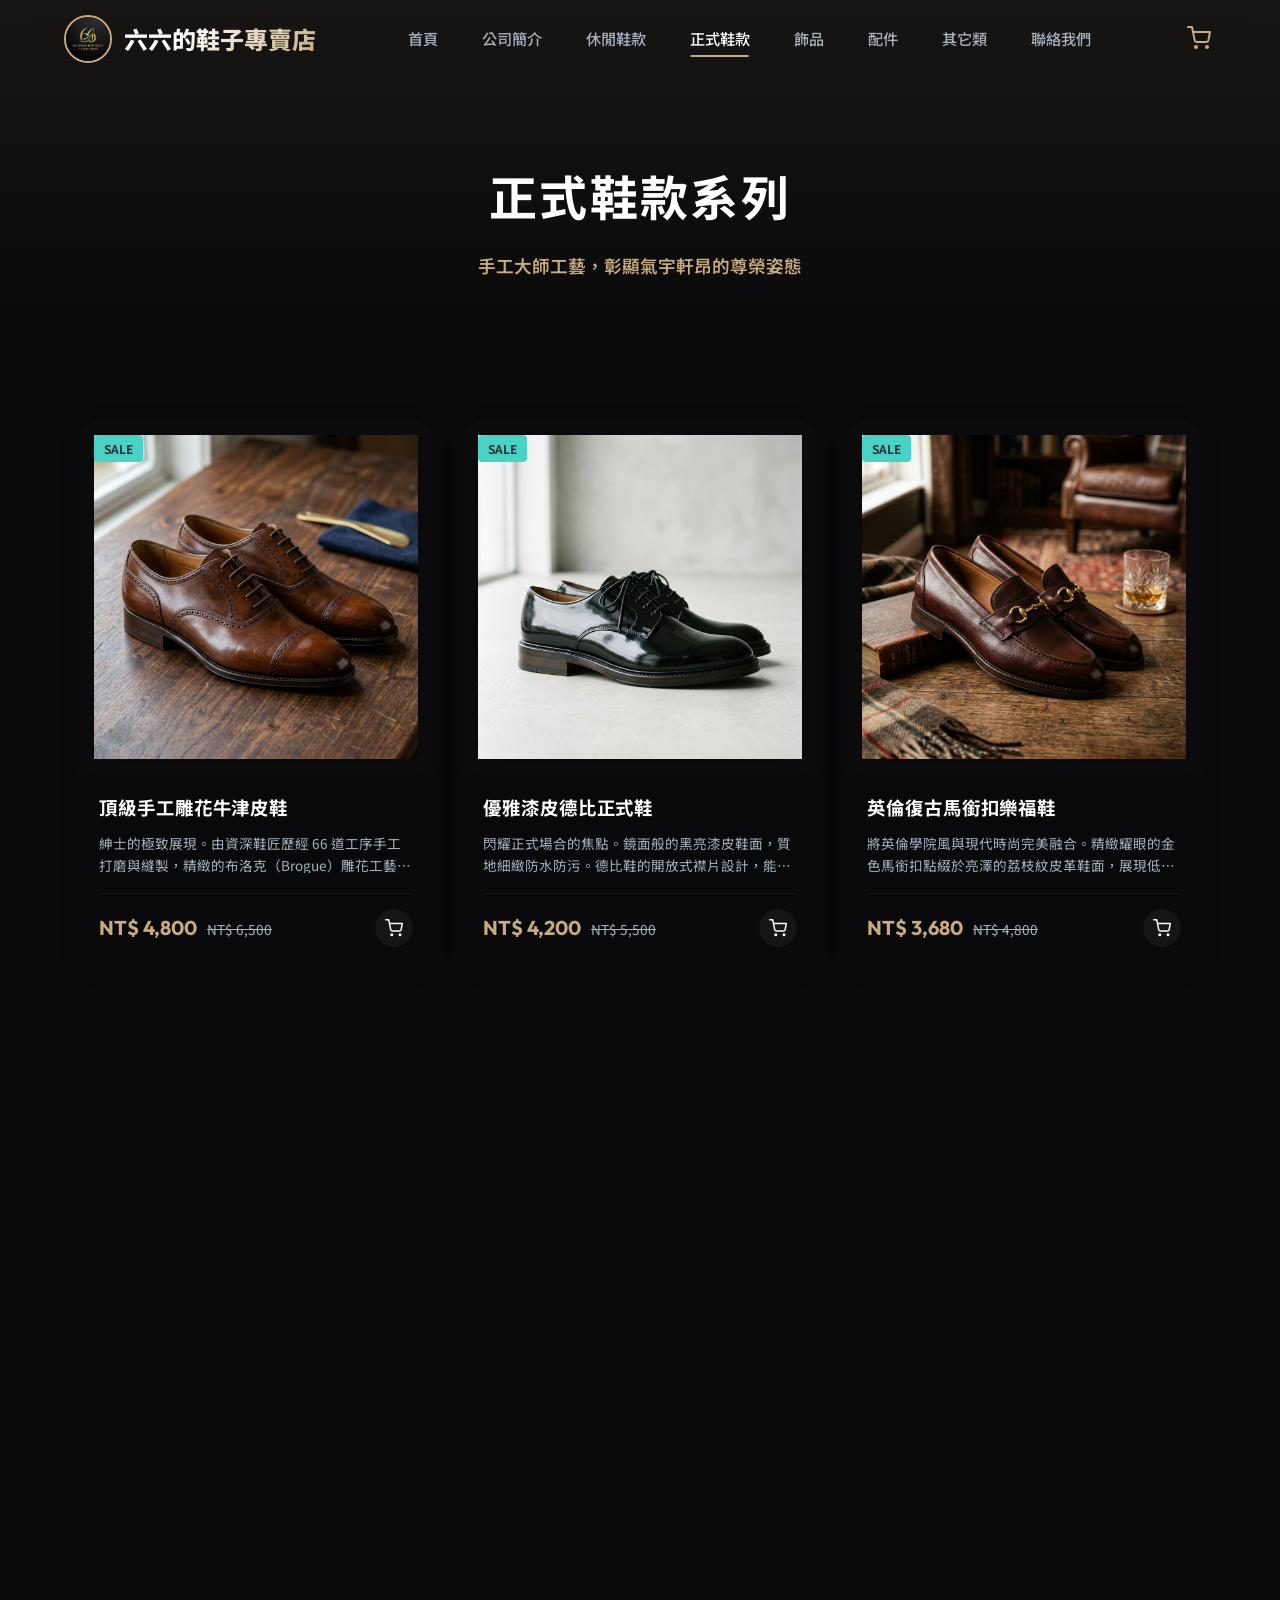
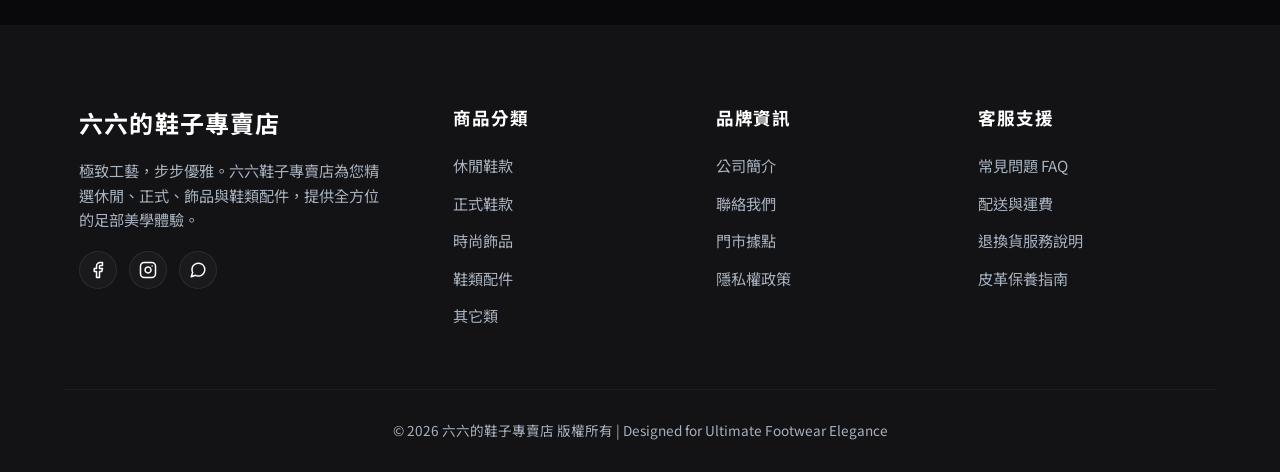
<file: formal.html>
<!DOCTYPE html>
<html lang="zh-TW">
<head>
  <meta charset="UTF-8">
  <meta name="viewport" content="width=device-width, initial-scale=1.0">
  <title>正式服飾 - 六六的鞋子專賣店 | 尊榮紳士與名媛高雅鞋履</title>
  <meta name="description" content="瀏覽六六的鞋子專賣店正式皮鞋與服飾系列。包含手工雕花牛津鞋、漆皮德比正式皮鞋、復古馬銜扣樂福鞋及奢華高跟鞋。">
  <link rel="stylesheet" href="css/style.css">
</head>
<body>

  <!-- Navigation Header -->
  <header>
    <div class="container header-container">
      <a href="index.html" class="logo-link" id="header-logo-link">
        <img src="assets/logo.png" alt="六六的鞋子專賣店" class="logo-img" id="header-logo-img">
        <span class="logo-text" id="header-logo-text">六六的鞋子專賣店</span>
      </a>
      
      <button class="menu-toggle" id="mobile-menu-toggle" aria-label="切換選單">
        <svg width="24" height="24" fill="none" stroke="currentColor" stroke-width="2" viewBox="0 0 24 24">
          <path d="M3 12h18M3 6h18M3 18h18" stroke-linecap="round" stroke-linejoin="round"></path>
        </svg>
      </button>
      
      <nav id="nav-menu">
        <ul>
          <li><a href="index.html" id="nav-home">首頁</a></li>
          <li><a href="about.html" id="nav-about">公司簡介</a></li>
          <li><a href="casual.html" id="nav-casual">休閒鞋款</a></li>
          <li><a href="formal.html" class="active" id="nav-formal">正式鞋款</a></li>
          <li><a href="jewelry.html" id="nav-jewelry">飾品</a></li>
          <li><a href="accessories.html" id="nav-accessories">配件</a></li>
          <li><a href="others.html" id="nav-others">其它類</a></li>
          <li><a href="contact.html" id="nav-contact">聯絡我們</a></li>
        </ul>
      </nav>
      
      <div class="nav-actions">
        <button class="cart-btn" id="shopping-cart-btn" aria-label="查看購物車" onclick="openSimulatedCheckout()">
          <svg viewBox="0 0 24 24" fill="none" stroke="currentColor" stroke-width="2" stroke-linecap="round" stroke-linejoin="round">
            <circle cx="9" cy="21" r="1"></circle>
            <circle cx="20" cy="21" r="1"></circle>
            <path d="M1 1h4l2.68 13.39a2 2 0 0 0 2 1.61h9.72a2 2 0 0 0 2-1.61L23 6H6"></path>
          </svg>
          <span class="cart-count">0</span>
        </button>
      </div>
    </div>
  </header>

  <!-- Category Hero Banner -->
  <section class="about-hero" style="background: linear-gradient(180deg, rgba(197, 168, 128, 0.08), transparent);">
    <div class="container">
      <h1>正式鞋款系列</h1>
      <p style="color: hsl(var(--accent-gold)); font-size:1.1rem; font-weight:600;">手工大師工藝，彰顯氣宇軒昂的尊榮姿態</p>
    </div>
  </section>

  <!-- Product List Section -->
  <section class="products-section">
    <div class="container">
      <!-- Dynamic list container filled by render.js -->
      <div class="product-grid" id="category-products" data-category="formal"></div>
    </div>
  </section>

  <!-- Simulated Checkout Modal -->
  <div class="checkout-modal" id="checkout-modal">
    <div class="modal-content">
      <div class="modal-icon">
        <svg fill="none" stroke="currentColor" stroke-width="2" viewBox="0 0 24 24" style="width:36px; height:36px;">
          <path d="M5 13l4 4L19 7" stroke-linecap="round" stroke-linejoin="round"></path>
        </svg>
      </div>
      <h3>感謝您的訂購！</h3>
      <p>您已成功完成模擬結帳流程。六六專賣店的客服專員將會儘速與您聯絡，為您安排出貨！</p>
      <button class="btn btn-primary" style="width: 100%; border:none; padding:12px; border-radius:8px;" onclick="closeSimulatedCheckout()">好的，謝謝</button>
    </div>
  </div>

  <!-- Footer Section -->
  <footer>
    <div class="container footer-grid">
      <div class="footer-logo-desc">
        <h3 id="footer-brand-title">六六的鞋子專賣店</h3>
        <p>極致工藝，步步優雅。六六鞋子專賣店為您精選休閒、正式、飾品與鞋類配件，提供全方位的足部美學體驗。</p>
        <div class="social-links">
          <a href="#" class="social-btn" aria-label="Facebook">
            <svg viewBox="0 0 24 24" fill="none" stroke="currentColor" stroke-width="2" stroke-linecap="round" stroke-linejoin="round"><path d="M18 2h-3a5 5 0 0 0 -5 5v3H7v4h3v8h4v-8h3l1-4h-4V7a1 1 0 0 1 1-1h3z"></path></svg>
          </a>
          <a href="#" class="social-btn" aria-label="Instagram">
            <svg viewBox="0 0 24 24" fill="none" stroke="currentColor" stroke-width="2" stroke-linecap="round" stroke-linejoin="round"><rect x="2" y="2" width="20" height="20" rx="5" ry="5"></rect><path d="M16 11.37A4 4 0 1 1 12.63 8 4 4 0 0 1 16 11.37z"></path><line x1="17.5" y1="6.5" x2="17.51" y2="6.5"></line></svg>
          </a>
          <a href="#" class="social-btn" aria-label="Line">
            <svg viewBox="0 0 24 24" fill="none" stroke="currentColor" stroke-width="2" stroke-linecap="round" stroke-linejoin="round"><path d="M21 11.5a8.38 8.38 0 0 1-.9 3.8 8.5 8.5 0 0 1-7.6 4.7 8.38 8.38 0 0 1-3.8-.9L3 21l1.9-5.7a8.38 8.38 0 0 1-.9-3.8 8.5 8.5 0 0 1 4.7-7.6 8.38 8.38 0 0 1 3.8-.9h.5a8.48 8.48 0 0 1 8 8v.5z"></path></svg>
          </a>
        </div>
      </div>
      
      <div class="footer-links-col">
        <h4>商品分類</h4>
        <ul>
          <li><a href="casual.html" id="foot-link-casual">休閒鞋款</a></li>
          <li><a href="formal.html" id="foot-link-formal">正式鞋款</a></li>
          <li><a href="jewelry.html" id="foot-link-jewelry">時尚飾品</a></li>
          <li><a href="accessories.html" id="foot-link-accessories">鞋類配件</a></li>
          <li><a href="others.html" id="foot-link-others">其它類</a></li>
        </ul>
      </div>
      
      <div class="footer-links-col">
        <h4>品牌資訊</h4>
        <ul>
          <li><a href="about.html" id="foot-link-about">公司簡介</a></li>
          <li><a href="contact.html" id="foot-link-contact">聯絡我們</a></li>
          <li><a href="#" id="foot-link-stores">門市據點</a></li>
          <li><a href="#" id="foot-link-privacy">隱私權政策</a></li>
        </ul>
      </div>
      
      <div class="footer-links-col">
        <h4>客服支援</h4>
        <ul>
          <li><a href="#" id="foot-link-faq">常見問題 FAQ</a></li>
          <li><a href="#" id="foot-link-delivery">配送與運費</a></li>
          <li><a href="#" id="foot-link-returns">退換貨服務說明</a></li>
          <li><a href="#" id="foot-link-care">皮革保養指南</a></li>
        </ul>
      </div>
    </div>
    
    <div class="container footer-bottom">
      <p>&copy; 2026 六六的鞋子專賣店 版權所有 | Designed for Ultimate Footwear Elegance</p>
    </div>
  </footer>

  <!-- Scripts -->
  <script src="js/products.js"></script>
  <script src="js/main.js"></script>
  <script src="js/render.js"></script>
</body>
</html>
</file>
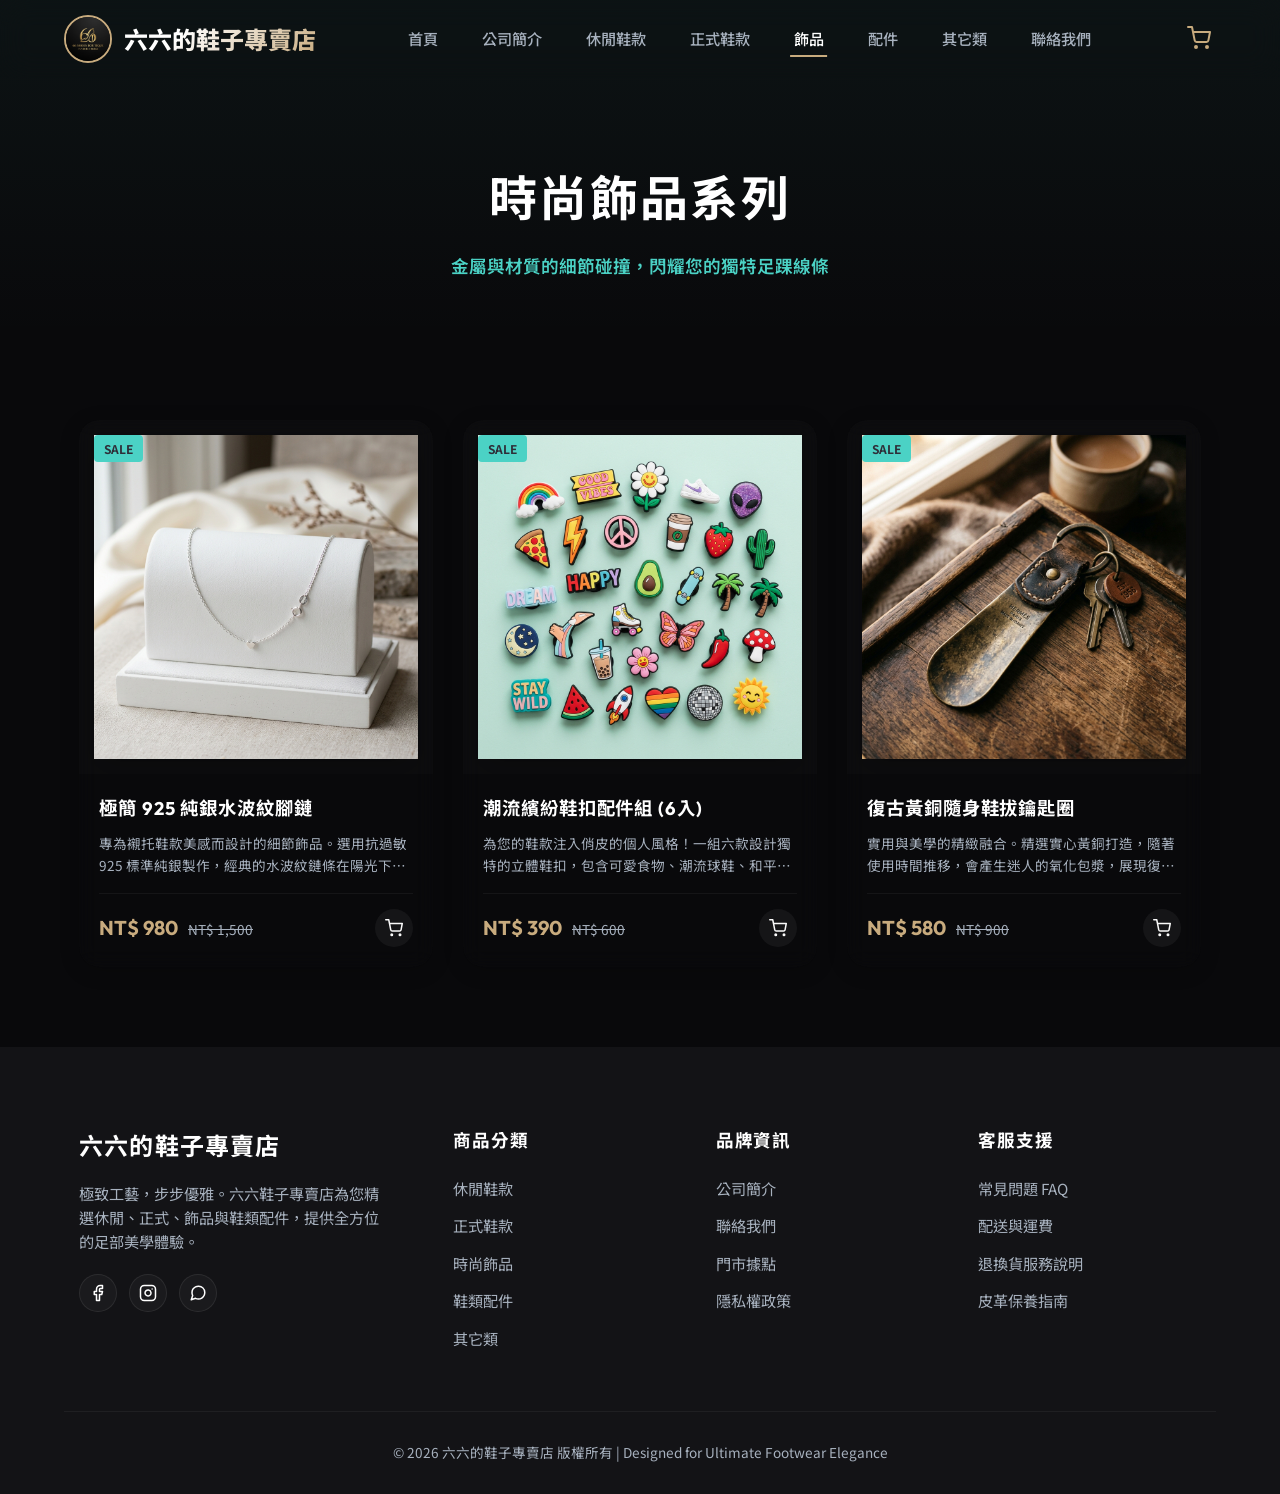
<file: jewelry.html>
<!DOCTYPE html>
<html lang="zh-TW">
<head>
  <meta charset="UTF-8">
  <meta name="viewport" content="width=device-width, initial-scale=1.0">
  <title>飾品 - 六六的鞋子專賣店 | 細緻點綴耀眼配飾</title>
  <meta name="description" content="瀏覽六六的鞋子專賣店精選飾品系列。包含925純銀水波紋腳鏈、潮流繽紛鞋扣配件組、復古黃銅隨身鞋拔鑰匙圈，為您的足下增添無限細節亮點。">
  <link rel="stylesheet" href="css/style.css">
</head>
<body>

  <!-- Navigation Header -->
  <header>
    <div class="container header-container">
      <a href="index.html" class="logo-link" id="header-logo-link">
        <img src="assets/logo.png" alt="六六的鞋子專賣店" class="logo-img" id="header-logo-img">
        <span class="logo-text" id="header-logo-text">六六的鞋子專賣店</span>
      </a>
      
      <button class="menu-toggle" id="mobile-menu-toggle" aria-label="切換選單">
        <svg width="24" height="24" fill="none" stroke="currentColor" stroke-width="2" viewBox="0 0 24 24">
          <path d="M3 12h18M3 6h18M3 18h18" stroke-linecap="round" stroke-linejoin="round"></path>
        </svg>
      </button>
      
      <nav id="nav-menu">
        <ul>
          <li><a href="index.html" id="nav-home">首頁</a></li>
          <li><a href="about.html" id="nav-about">公司簡介</a></li>
          <li><a href="casual.html" id="nav-casual">休閒鞋款</a></li>
          <li><a href="formal.html" id="nav-formal">正式鞋款</a></li>
          <li><a href="jewelry.html" class="active" id="nav-jewelry">飾品</a></li>
          <li><a href="accessories.html" id="nav-accessories">配件</a></li>
          <li><a href="others.html" id="nav-others">其它類</a></li>
          <li><a href="contact.html" id="nav-contact">聯絡我們</a></li>
        </ul>
      </nav>
      
      <div class="nav-actions">
        <button class="cart-btn" id="shopping-cart-btn" aria-label="查看購物車" onclick="openSimulatedCheckout()">
          <svg viewBox="0 0 24 24" fill="none" stroke="currentColor" stroke-width="2" stroke-linecap="round" stroke-linejoin="round">
            <circle cx="9" cy="21" r="1"></circle>
            <circle cx="20" cy="21" r="1"></circle>
            <path d="M1 1h4l2.68 13.39a2 2 0 0 0 2 1.61h9.72a2 2 0 0 0 2-1.61L23 6H6"></path>
          </svg>
          <span class="cart-count">0</span>
        </button>
      </div>
    </div>
  </header>

  <!-- Category Hero Banner -->
  <section class="about-hero" style="background: linear-gradient(180deg, rgba(79, 209, 197, 0.05), transparent);">
    <div class="container">
      <h1>時尚飾品系列</h1>
      <p style="color: hsl(var(--accent-cyan)); font-size:1.1rem; font-weight:600;">金屬與材質的細節碰撞，閃耀您的獨特足踝線條</p>
    </div>
  </section>

  <!-- Product List Section -->
  <section class="products-section">
    <div class="container">
      <!-- Dynamic list container filled by render.js -->
      <div class="product-grid" id="category-products" data-category="jewelry"></div>
    </div>
  </section>

  <!-- Simulated Checkout Modal -->
  <div class="checkout-modal" id="checkout-modal">
    <div class="modal-content">
      <div class="modal-icon">
        <svg fill="none" stroke="currentColor" stroke-width="2" viewBox="0 0 24 24" style="width:36px; height:36px;">
          <path d="M5 13l4 4L19 7" stroke-linecap="round" stroke-linejoin="round"></path>
        </svg>
      </div>
      <h3>感謝您的訂購！</h3>
      <p>您已成功完成模擬結帳流程。六六專賣店的客服專員將會儘速與您聯絡，為您安排出貨！</p>
      <button class="btn btn-primary" style="width: 100%; border:none; padding:12px; border-radius:8px;" onclick="closeSimulatedCheckout()">好的，謝謝</button>
    </div>
  </div>

  <!-- Footer Section -->
  <footer>
    <div class="container footer-grid">
      <div class="footer-logo-desc">
        <h3 id="footer-brand-title">六六的鞋子專賣店</h3>
        <p>極致工藝，步步優雅。六六鞋子專賣店為您精選休閒、正式、飾品與鞋類配件，提供全方位的足部美學體驗。</p>
        <div class="social-links">
          <a href="#" class="social-btn" aria-label="Facebook">
            <svg viewBox="0 0 24 24" fill="none" stroke="currentColor" stroke-width="2" stroke-linecap="round" stroke-linejoin="round"><path d="M18 2h-3a5 5 0 0 0 -5 5v3H7v4h3v8h4v-8h3l1-4h-4V7a1 1 0 0 1 1-1h3z"></path></svg>
          </a>
          <a href="#" class="social-btn" aria-label="Instagram">
            <svg viewBox="0 0 24 24" fill="none" stroke="currentColor" stroke-width="2" stroke-linecap="round" stroke-linejoin="round"><rect x="2" y="2" width="20" height="20" rx="5" ry="5"></rect><path d="M16 11.37A4 4 0 1 1 12.63 8 4 4 0 0 1 16 11.37z"></path><line x1="17.5" y1="6.5" x2="17.51" y2="6.5"></line></svg>
          </a>
          <a href="#" class="social-btn" aria-label="Line">
            <svg viewBox="0 0 24 24" fill="none" stroke="currentColor" stroke-width="2" stroke-linecap="round" stroke-linejoin="round"><path d="M21 11.5a8.38 8.38 0 0 1-.9 3.8 8.5 8.5 0 0 1-7.6 4.7 8.38 8.38 0 0 1-3.8-.9L3 21l1.9-5.7a8.38 8.38 0 0 1-.9-3.8 8.5 8.5 0 0 1 4.7-7.6 8.38 8.38 0 0 1 3.8-.9h.5a8.48 8.48 0 0 1 8 8v.5z"></path></svg>
          </a>
        </div>
      </div>
      
      <div class="footer-links-col">
        <h4>商品分類</h4>
        <ul>
          <li><a href="casual.html" id="foot-link-casual">休閒鞋款</a></li>
          <li><a href="formal.html" id="foot-link-formal">正式鞋款</a></li>
          <li><a href="jewelry.html" id="foot-link-jewelry">時尚飾品</a></li>
          <li><a href="accessories.html" id="foot-link-accessories">鞋類配件</a></li>
          <li><a href="others.html" id="foot-link-others">其它類</a></li>
        </ul>
      </div>
      
      <div class="footer-links-col">
        <h4>品牌資訊</h4>
        <ul>
          <li><a href="about.html" id="foot-link-about">公司簡介</a></li>
          <li><a href="contact.html" id="foot-link-contact">聯絡我們</a></li>
          <li><a href="#" id="foot-link-stores">門市據點</a></li>
          <li><a href="#" id="foot-link-privacy">隱私權政策</a></li>
        </ul>
      </div>
      
      <div class="footer-links-col">
        <h4>客服支援</h4>
        <ul>
          <li><a href="#" id="foot-link-faq">常見問題 FAQ</a></li>
          <li><a href="#" id="foot-link-delivery">配送與運費</a></li>
          <li><a href="#" id="foot-link-returns">退換貨服務說明</a></li>
          <li><a href="#" id="foot-link-care">皮革保養指南</a></li>
        </ul>
      </div>
    </div>
    
    <div class="container footer-bottom">
      <p>&copy; 2026 六六的鞋子專賣店 版權所有 | Designed for Ultimate Footwear Elegance</p>
    </div>
  </footer>

  <!-- Scripts -->
  <script src="js/products.js"></script>
  <script src="js/main.js"></script>
  <script src="js/render.js"></script>
</body>
</html>
</file>
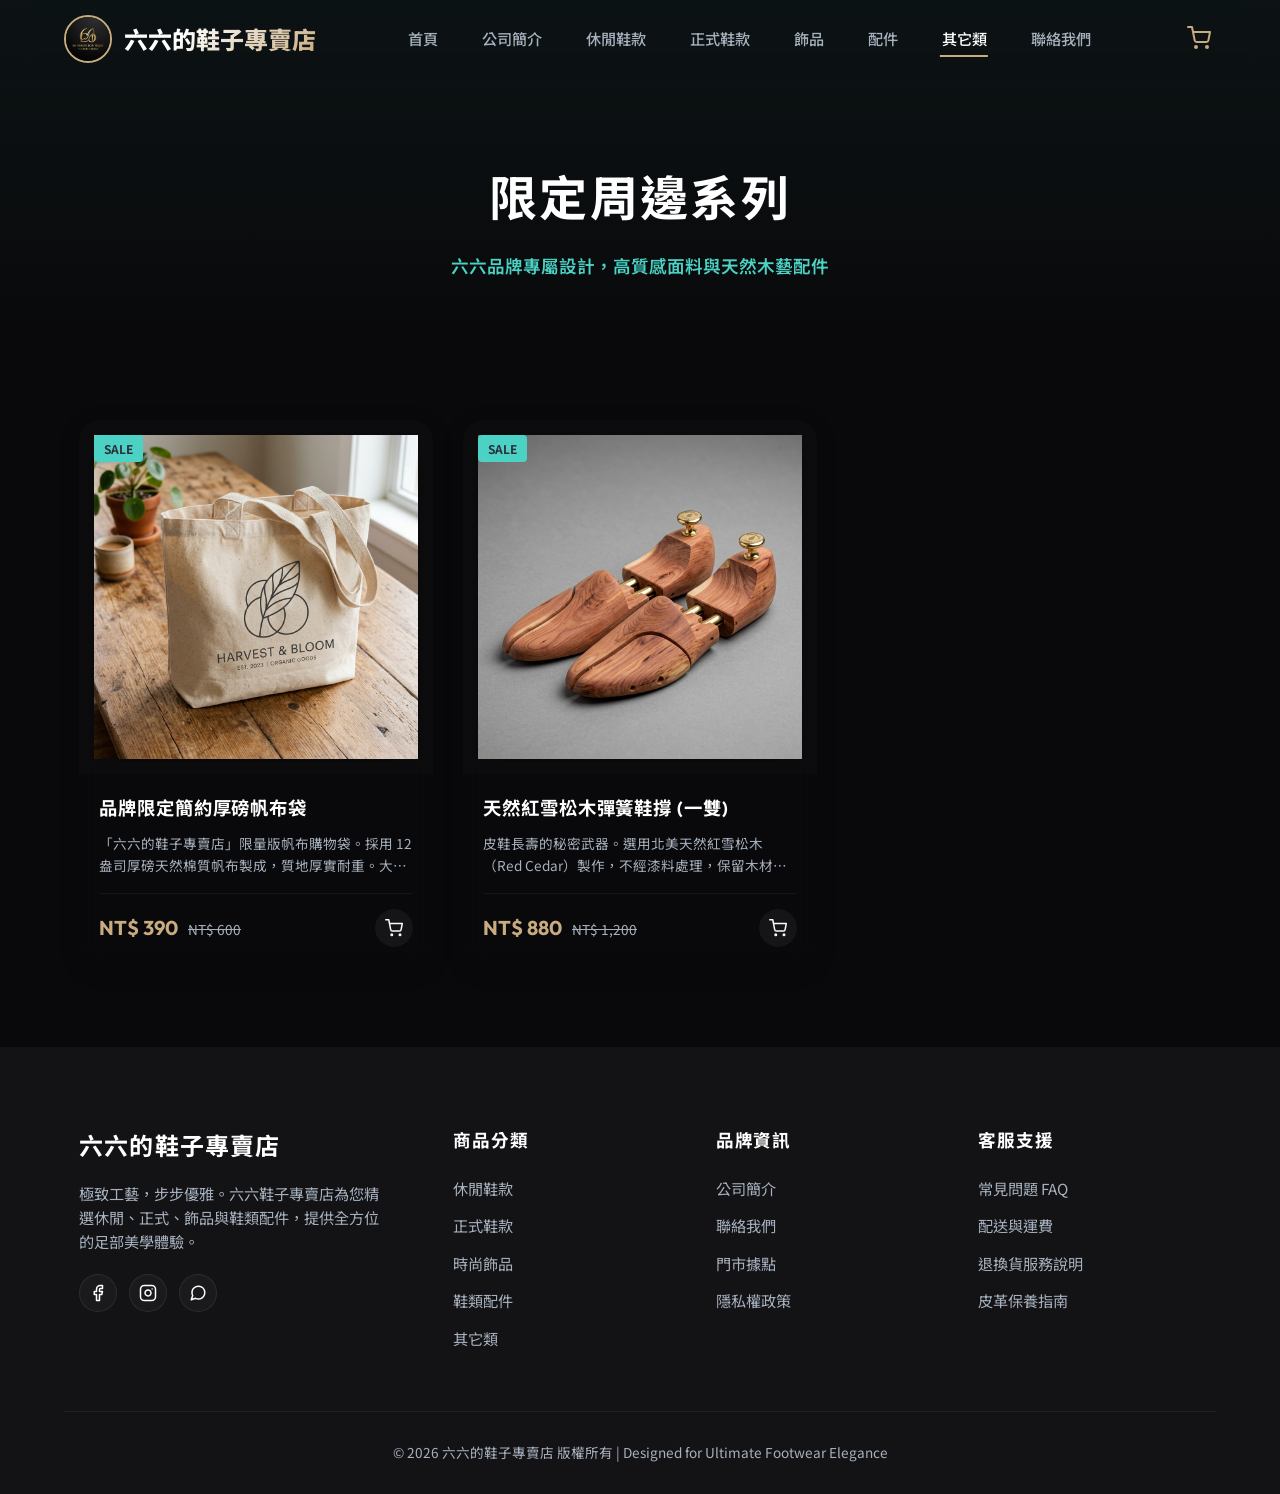
<file: others.html>
<!DOCTYPE html>
<html lang="zh-TW">
<head>
  <meta charset="UTF-8">
  <meta name="viewport" content="width=device-width, initial-scale=1.0">
  <title>其它類 - 六六的鞋子專賣店 | 限定周邊與精品收納</title>
  <meta name="description" content="瀏覽六六的鞋子專賣店其它類周邊商品。包含限定簡約厚磅帆布袋、北美天然紅雪松木彈簧鞋撐，為精緻足部保養與出門收納增添品味。">
  <link rel="stylesheet" href="css/style.css">
</head>
<body>

  <!-- Navigation Header -->
  <header>
    <div class="container header-container">
      <a href="index.html" class="logo-link" id="header-logo-link">
        <img src="assets/logo.png" alt="六六的鞋子專賣店" class="logo-img" id="header-logo-img">
        <span class="logo-text" id="header-logo-text">六六的鞋子專賣店</span>
      </a>
      
      <button class="menu-toggle" id="mobile-menu-toggle" aria-label="切換選單">
        <svg width="24" height="24" fill="none" stroke="currentColor" stroke-width="2" viewBox="0 0 24 24">
          <path d="M3 12h18M3 6h18M3 18h18" stroke-linecap="round" stroke-linejoin="round"></path>
        </svg>
      </button>
      
      <nav id="nav-menu">
        <ul>
          <li><a href="index.html" id="nav-home">首頁</a></li>
          <li><a href="about.html" id="nav-about">公司簡介</a></li>
          <li><a href="casual.html" id="nav-casual">休閒鞋款</a></li>
          <li><a href="formal.html" id="nav-formal">正式鞋款</a></li>
          <li><a href="jewelry.html" id="nav-jewelry">飾品</a></li>
          <li><a href="accessories.html" id="nav-accessories">配件</a></li>
          <li><a href="others.html" class="active" id="nav-others">其它類</a></li>
          <li><a href="contact.html" id="nav-contact">聯絡我們</a></li>
        </ul>
      </nav>
      
      <div class="nav-actions">
        <button class="cart-btn" id="shopping-cart-btn" aria-label="查看購物車" onclick="openSimulatedCheckout()">
          <svg viewBox="0 0 24 24" fill="none" stroke="currentColor" stroke-width="2" stroke-linecap="round" stroke-linejoin="round">
            <circle cx="9" cy="21" r="1"></circle>
            <circle cx="20" cy="21" r="1"></circle>
            <path d="M1 1h4l2.68 13.39a2 2 0 0 0 2 1.61h9.72a2 2 0 0 0 2-1.61L23 6H6"></path>
          </svg>
          <span class="cart-count">0</span>
        </button>
      </div>
    </div>
  </header>

  <!-- Category Hero Banner -->
  <section class="about-hero" style="background: linear-gradient(180deg, rgba(79, 209, 197, 0.05), transparent);">
    <div class="container">
      <h1>限定周邊系列</h1>
      <p style="color: hsl(var(--accent-cyan)); font-size:1.1rem; font-weight:600;">六六品牌專屬設計，高質感面料與天然木藝配件</p>
    </div>
  </section>

  <!-- Product List Section -->
  <section class="products-section">
    <div class="container">
      <!-- Dynamic list container filled by render.js -->
      <div class="product-grid" id="category-products" data-category="others"></div>
    </div>
  </section>

  <!-- Simulated Checkout Modal -->
  <div class="checkout-modal" id="checkout-modal">
    <div class="modal-content">
      <div class="modal-icon">
        <svg fill="none" stroke="currentColor" stroke-width="2" viewBox="0 0 24 24" style="width:36px; height:36px;">
          <path d="M5 13l4 4L19 7" stroke-linecap="round" stroke-linejoin="round"></path>
        </svg>
      </div>
      <h3>感謝您的訂購！</h3>
      <p>您已成功完成模擬結帳流程。六六專賣店的客服專員將會儘速與您聯絡，為您安排出貨！</p>
      <button class="btn btn-primary" style="width: 100%; border:none; padding:12px; border-radius:8px;" onclick="closeSimulatedCheckout()">好的，謝謝</button>
    </div>
  </div>

  <!-- Footer Section -->
  <footer>
    <div class="container footer-grid">
      <div class="footer-logo-desc">
        <h3 id="footer-brand-title">六六的鞋子專賣店</h3>
        <p>極致工藝，步步優雅。六六鞋子專賣店為您精選休閒、正式、飾品與鞋類配件，提供全方位的足部美學體驗。</p>
        <div class="social-links">
          <a href="#" class="social-btn" aria-label="Facebook">
            <svg viewBox="0 0 24 24" fill="none" stroke="currentColor" stroke-width="2" stroke-linecap="round" stroke-linejoin="round"><path d="M18 2h-3a5 5 0 0 0 -5 5v3H7v4h3v8h4v-8h3l1-4h-4V7a1 1 0 0 1 1-1h3z"></path></svg>
          </a>
          <a href="#" class="social-btn" aria-label="Instagram">
            <svg viewBox="0 0 24 24" fill="none" stroke="currentColor" stroke-width="2" stroke-linecap="round" stroke-linejoin="round"><rect x="2" y="2" width="20" height="20" rx="5" ry="5"></rect><path d="M16 11.37A4 4 0 1 1 12.63 8 4 4 0 0 1 16 11.37z"></path><line x1="17.5" y1="6.5" x2="17.51" y2="6.5"></line></svg>
          </a>
          <a href="#" class="social-btn" aria-label="Line">
            <svg viewBox="0 0 24 24" fill="none" stroke="currentColor" stroke-width="2" stroke-linecap="round" stroke-linejoin="round"><path d="M21 11.5a8.38 8.38 0 0 1-.9 3.8 8.5 8.5 0 0 1-7.6 4.7 8.38 8.38 0 0 1-3.8-.9L3 21l1.9-5.7a8.38 8.38 0 0 1-.9-3.8 8.5 8.5 0 0 1 4.7-7.6 8.38 8.38 0 0 1 3.8-.9h.5a8.48 8.48 0 0 1 8 8v.5z"></path></svg>
          </a>
        </div>
      </div>
      
      <div class="footer-links-col">
        <h4>商品分類</h4>
        <ul>
          <li><a href="casual.html" id="foot-link-casual">休閒鞋款</a></li>
          <li><a href="formal.html" id="foot-link-formal">正式鞋款</a></li>
          <li><a href="jewelry.html" id="foot-link-jewelry">時尚飾品</a></li>
          <li><a href="accessories.html" id="foot-link-accessories">鞋類配件</a></li>
          <li><a href="others.html" id="foot-link-others">其它類</a></li>
        </ul>
      </div>
      
      <div class="footer-links-col">
        <h4>品牌資訊</h4>
        <ul>
          <li><a href="about.html" id="foot-link-about">公司簡介</a></li>
          <li><a href="contact.html" id="foot-link-contact">聯絡我們</a></li>
          <li><a href="#" id="foot-link-stores">門市據點</a></li>
          <li><a href="#" id="foot-link-privacy">隱私權政策</a></li>
        </ul>
      </div>
      
      <div class="footer-links-col">
        <h4>客服支援</h4>
        <ul>
          <li><a href="#" id="foot-link-faq">常見問題 FAQ</a></li>
          <li><a href="#" id="foot-link-delivery">配送與運費</a></li>
          <li><a href="#" id="foot-link-returns">退換貨服務說明</a></li>
          <li><a href="#" id="foot-link-care">皮革保養指南</a></li>
        </ul>
      </div>
    </div>
    
    <div class="container footer-bottom">
      <p>&copy; 2026 六六的鞋子專賣店 版權所有 | Designed for Ultimate Footwear Elegance</p>
    </div>
  </footer>

  <!-- Scripts -->
  <script src="js/products.js"></script>
  <script src="js/main.js"></script>
  <script src="js/render.js"></script>
</body>
</html>
</file>
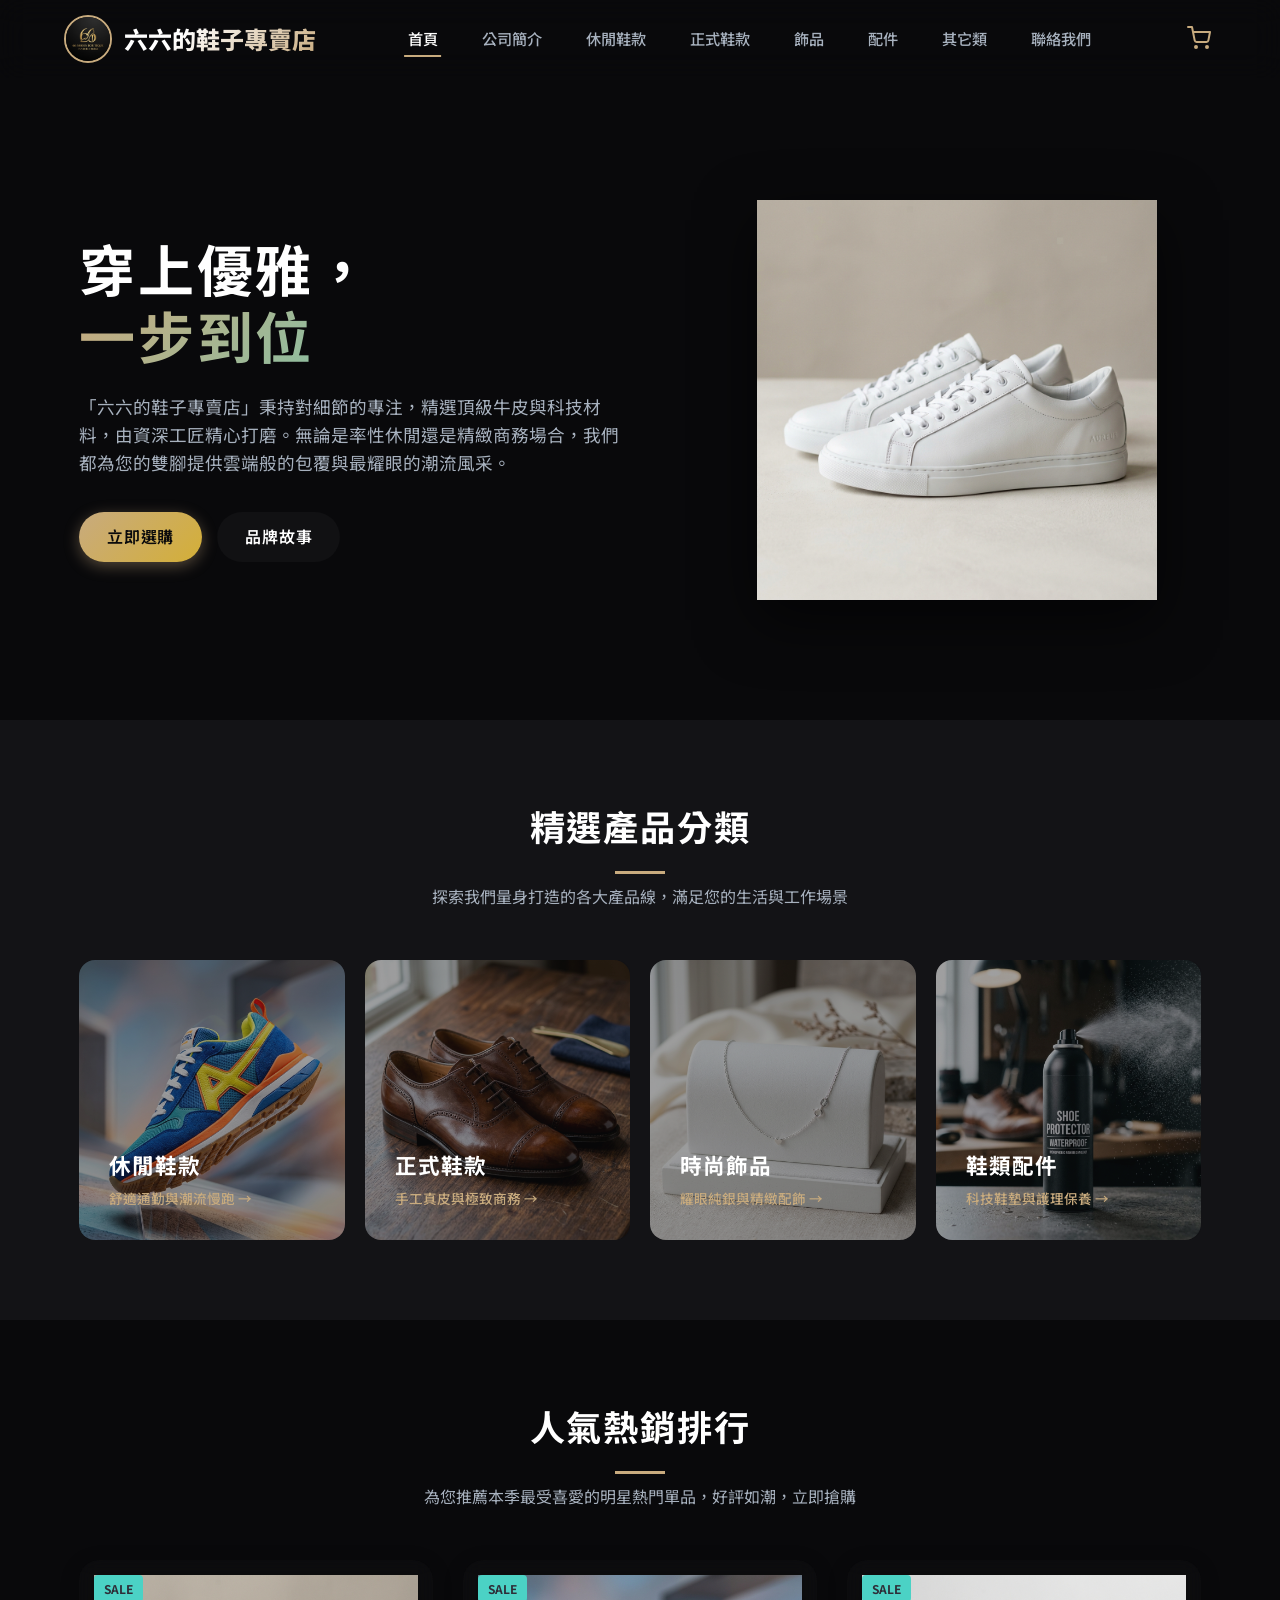
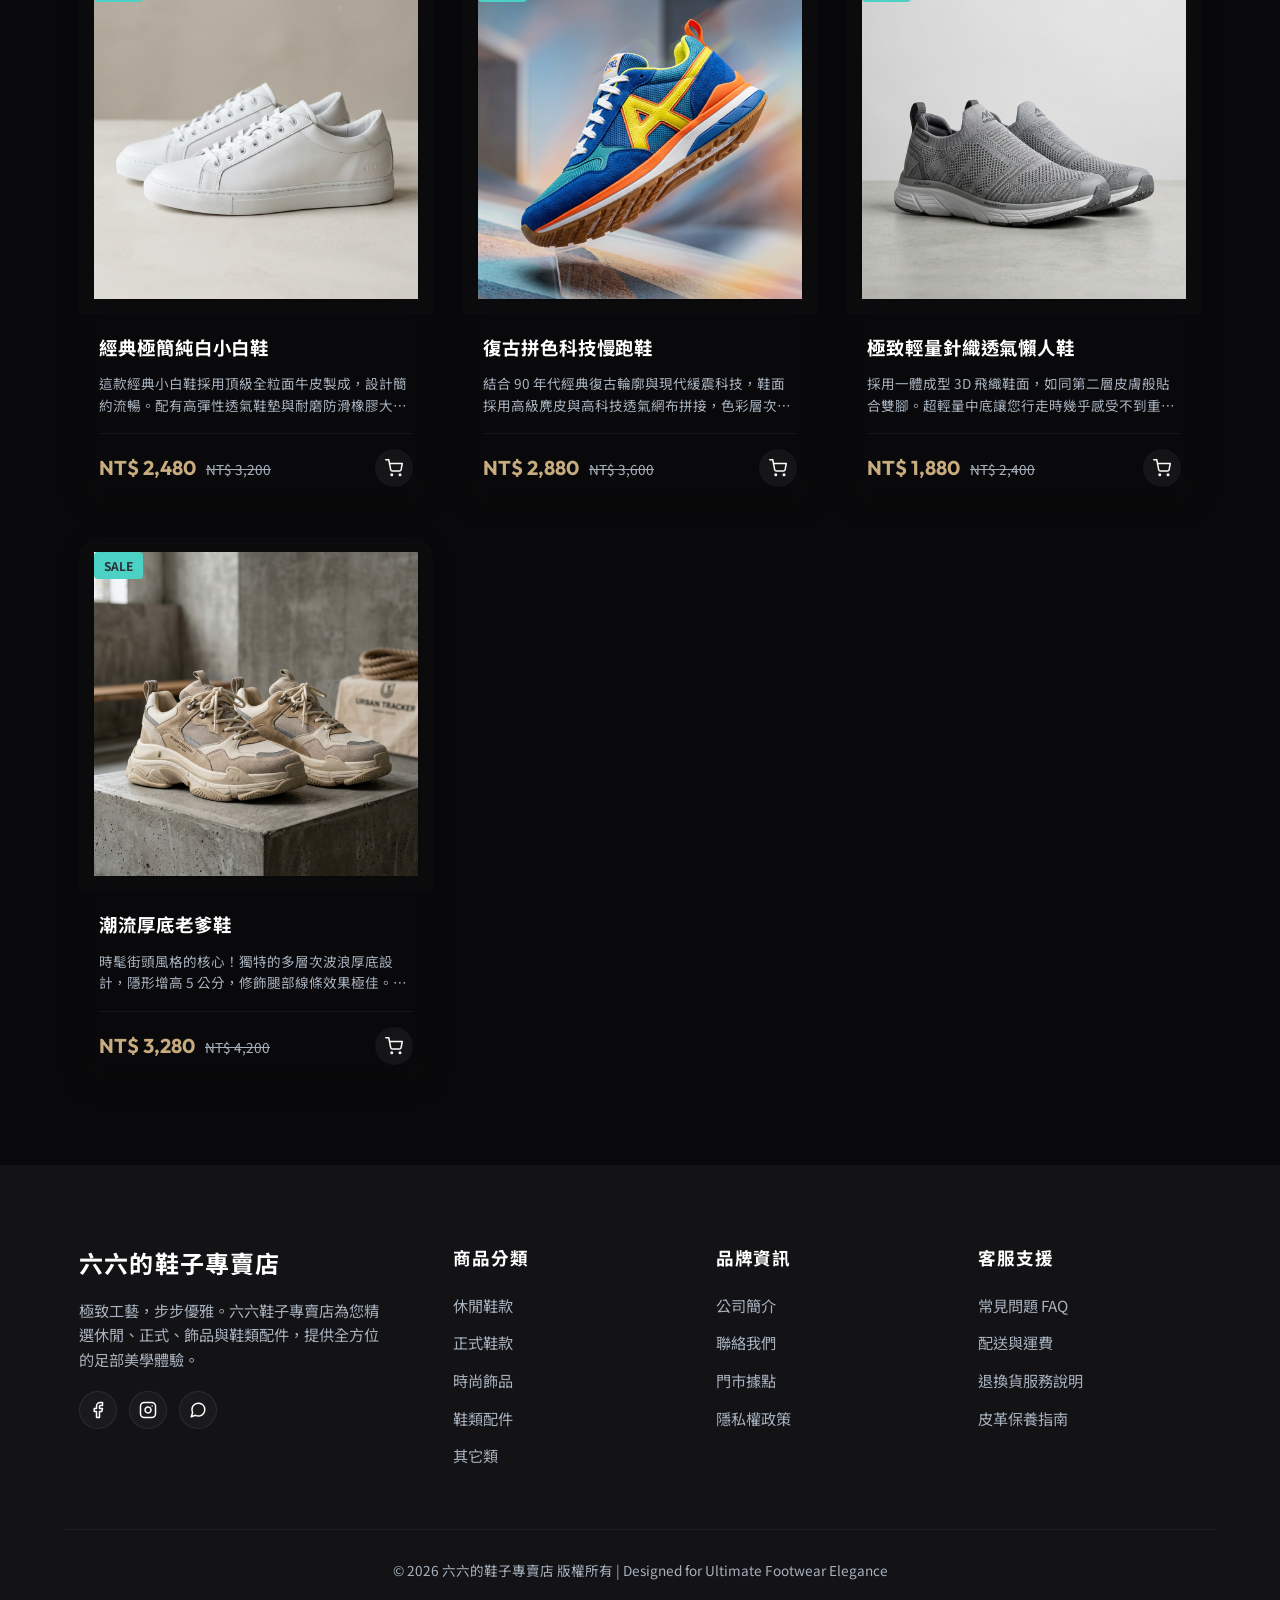
<file: product.html>
<!DOCTYPE html>
<html lang="zh-TW">
<head>
  <meta charset="UTF-8">
  <meta name="viewport" content="width=device-width, initial-scale=1.0">
  <title>商品詳細頁 - 六六的鞋子專賣店</title>
  <meta name="description" content="瀏覽六六的鞋子專賣店精選商品。查看詳細規格、設計細節與尺寸表，為您的雙腳做出最棒的決定。">
  <meta name="keywords" content="六六的鞋子專賣店,鞋子,買鞋推薦,網購鞋子,平價鞋店,運動鞋推薦,休閒鞋,男鞋,女鞋,帆布鞋,白鞋穿搭,舒適鞋墊">

  <link rel="stylesheet" href="css/style.css">
</head>
<body>

  <!-- Navigation Header -->
  <header>
    <div class="container header-container">
      <a href="index.html" class="logo-link" id="header-logo-link">
        <img src="assets/logo.png" alt="六六的鞋子專賣店" class="logo-img" id="header-logo-img">
        <span class="logo-text" id="header-logo-text">六六的鞋子專賣店</span>
      </a>
      
      <button class="menu-toggle" id="mobile-menu-toggle" aria-label="切換選單">
        <svg width="24" height="24" fill="none" stroke="currentColor" stroke-width="2" viewBox="0 0 24 24">
          <path d="M3 12h18M3 6h18M3 18h18" stroke-linecap="round" stroke-linejoin="round"></path>
        </svg>
      </button>
      
      <nav id="nav-menu">
        <ul>
          <li><a href="index.html" id="nav-home">首頁</a></li>
          <li><a href="about.html" id="nav-about">公司簡介</a></li>
          <li><a href="casual.html" id="nav-casual">休閒鞋款</a></li>
          <li><a href="formal.html" id="nav-formal">正式鞋款</a></li>
          <li><a href="jewelry.html" id="nav-jewelry">飾品</a></li>
          <li><a href="accessories.html" id="nav-accessories">配件</a></li>
          <li><a href="others.html" id="nav-others">其它類</a></li>
          <li><a href="contact.html" id="nav-contact">聯絡我們</a></li>
        </ul>
      </nav>
      
      <div class="nav-actions">
        <button class="cart-btn" id="shopping-cart-btn" aria-label="查看購物車" onclick="openSimulatedCheckout()">
          <svg viewBox="0 0 24 24" fill="none" stroke="currentColor" stroke-width="2" stroke-linecap="round" stroke-linejoin="round">
            <circle cx="9" cy="21" r="1"></circle>
            <circle cx="20" cy="21" r="1"></circle>
            <path d="M1 1h4l2.68 13.39a2 2 0 0 0 2 1.61h9.72a2 2 0 0 0 2-1.61L23 6H6"></path>
          </svg>
          <span class="cart-count">0</span>
        </button>
      </div>
    </div>
  </header>

  <!-- Product Detail Section -->
  <section class="pdp-section">
    <!-- Dynamic content injected by render.js -->
    <div class="container" id="pdp-container"></div>
  </section>

  <!-- Simulated Checkout Modal -->
  <div class="checkout-modal" id="checkout-modal">
    <div class="modal-content">
      <div class="modal-icon">
        <svg fill="none" stroke="currentColor" stroke-width="2" viewBox="0 0 24 24" style="width:36px; height:36px;">
          <path d="M5 13l4 4L19 7" stroke-linecap="round" stroke-linejoin="round"></path>
        </svg>
      </div>
      <h3>感謝您的訂購！</h3>
      <p>您已成功完成模擬結帳流程。六六專賣店的客服專員將會儘速與您聯絡，為您安排出貨！</p>
      <button class="btn btn-primary" style="width: 100%; border:none; padding:12px; border-radius:8px;" onclick="closeSimulatedCheckout()">好的，謝謝</button>
    </div>
  </div>

  <!-- Footer Section -->
  <footer>
    <div class="container footer-grid">
      <div class="footer-logo-desc">
        <h3 id="footer-brand-title">六六的鞋子專賣店</h3>
        <p>極致工藝，步步優雅。六六鞋子專賣店為您精選休閒、正式、飾品與鞋類配件，提供全方位的足部美學體驗。</p>
        <div class="social-links">
          <a href="#" class="social-btn" aria-label="Facebook">
            <svg viewBox="0 0 24 24" fill="none" stroke="currentColor" stroke-width="2" stroke-linecap="round" stroke-linejoin="round"><path d="M18 2h-3a5 5 0 0 0 -5 5v3H7v4h3v8h4v-8h3l1-4h-4V7a1 1 0 0 1 1-1h3z"></path></svg>
          </a>
          <a href="#" class="social-btn" aria-label="Instagram">
            <svg viewBox="0 0 24 24" fill="none" stroke="currentColor" stroke-width="2" stroke-linecap="round" stroke-linejoin="round"><rect x="2" y="2" width="20" height="20" rx="5" ry="5"></rect><path d="M16 11.37A4 4 0 1 1 12.63 8 4 4 0 0 1 16 11.37z"></path><line x1="17.5" y1="6.5" x2="17.51" y2="6.5"></line></svg>
          </a>
          <a href="#" class="social-btn" aria-label="Line">
            <svg viewBox="0 0 24 24" fill="none" stroke="currentColor" stroke-width="2" stroke-linecap="round" stroke-linejoin="round"><path d="M21 11.5a8.38 8.38 0 0 1-.9 3.8 8.5 8.5 0 0 1-7.6 4.7 8.38 8.38 0 0 1-3.8-.9L3 21l1.9-5.7a8.38 8.38 0 0 1-.9-3.8 8.5 8.5 0 0 1 4.7-7.6 8.38 8.38 0 0 1 3.8-.9h.5a8.48 8.48 0 0 1 8 8v.5z"></path></svg>
          </a>
        </div>
      </div>
      
      <div class="footer-links-col">
        <h4>商品分類</h4>
        <ul>
          <li><a href="casual.html" id="foot-link-casual">休閒鞋款</a></li>
          <li><a href="formal.html" id="foot-link-formal">正式鞋款</a></li>
          <li><a href="jewelry.html" id="foot-link-jewelry">時尚飾品</a></li>
          <li><a href="accessories.html" id="foot-link-accessories">鞋類配件</a></li>
          <li><a href="others.html" id="foot-link-others">其它類</a></li>
        </ul>
      </div>
      
      <div class="footer-links-col">
        <h4>品牌資訊</h4>
        <ul>
          <li><a href="about.html" id="foot-link-about">公司簡介</a></li>
          <li><a href="contact.html" id="foot-link-contact">聯絡我們</a></li>
          <li><a href="#" id="foot-link-stores">門市據點</a></li>
          <li><a href="#" id="foot-link-privacy">隱私權政策</a></li>
        </ul>
      </div>
      
      <div class="footer-links-col">
        <h4>客服支援</h4>
        <ul>
          <li><a href="#" id="foot-link-faq">常見問題 FAQ</a></li>
          <li><a href="#" id="foot-link-delivery">配送與運費</a></li>
          <li><a href="#" id="foot-link-returns">退換貨服務說明</a></li>
          <li><a href="#" id="foot-link-care">皮革保養指南</a></li>
        </ul>
      </div>
    </div>
    
    <div class="container footer-bottom">
      <p>&copy; 2026 六六的鞋子專賣店 版權所有 | Designed for Ultimate Footwear Elegance</p>
    </div>
  </footer>

  <!-- Scripts -->
  <script src="js/products.js"></script>
  <script src="js/main.js"></script>
  <script src="js/render.js"></script>
</body>
</html>
</file>
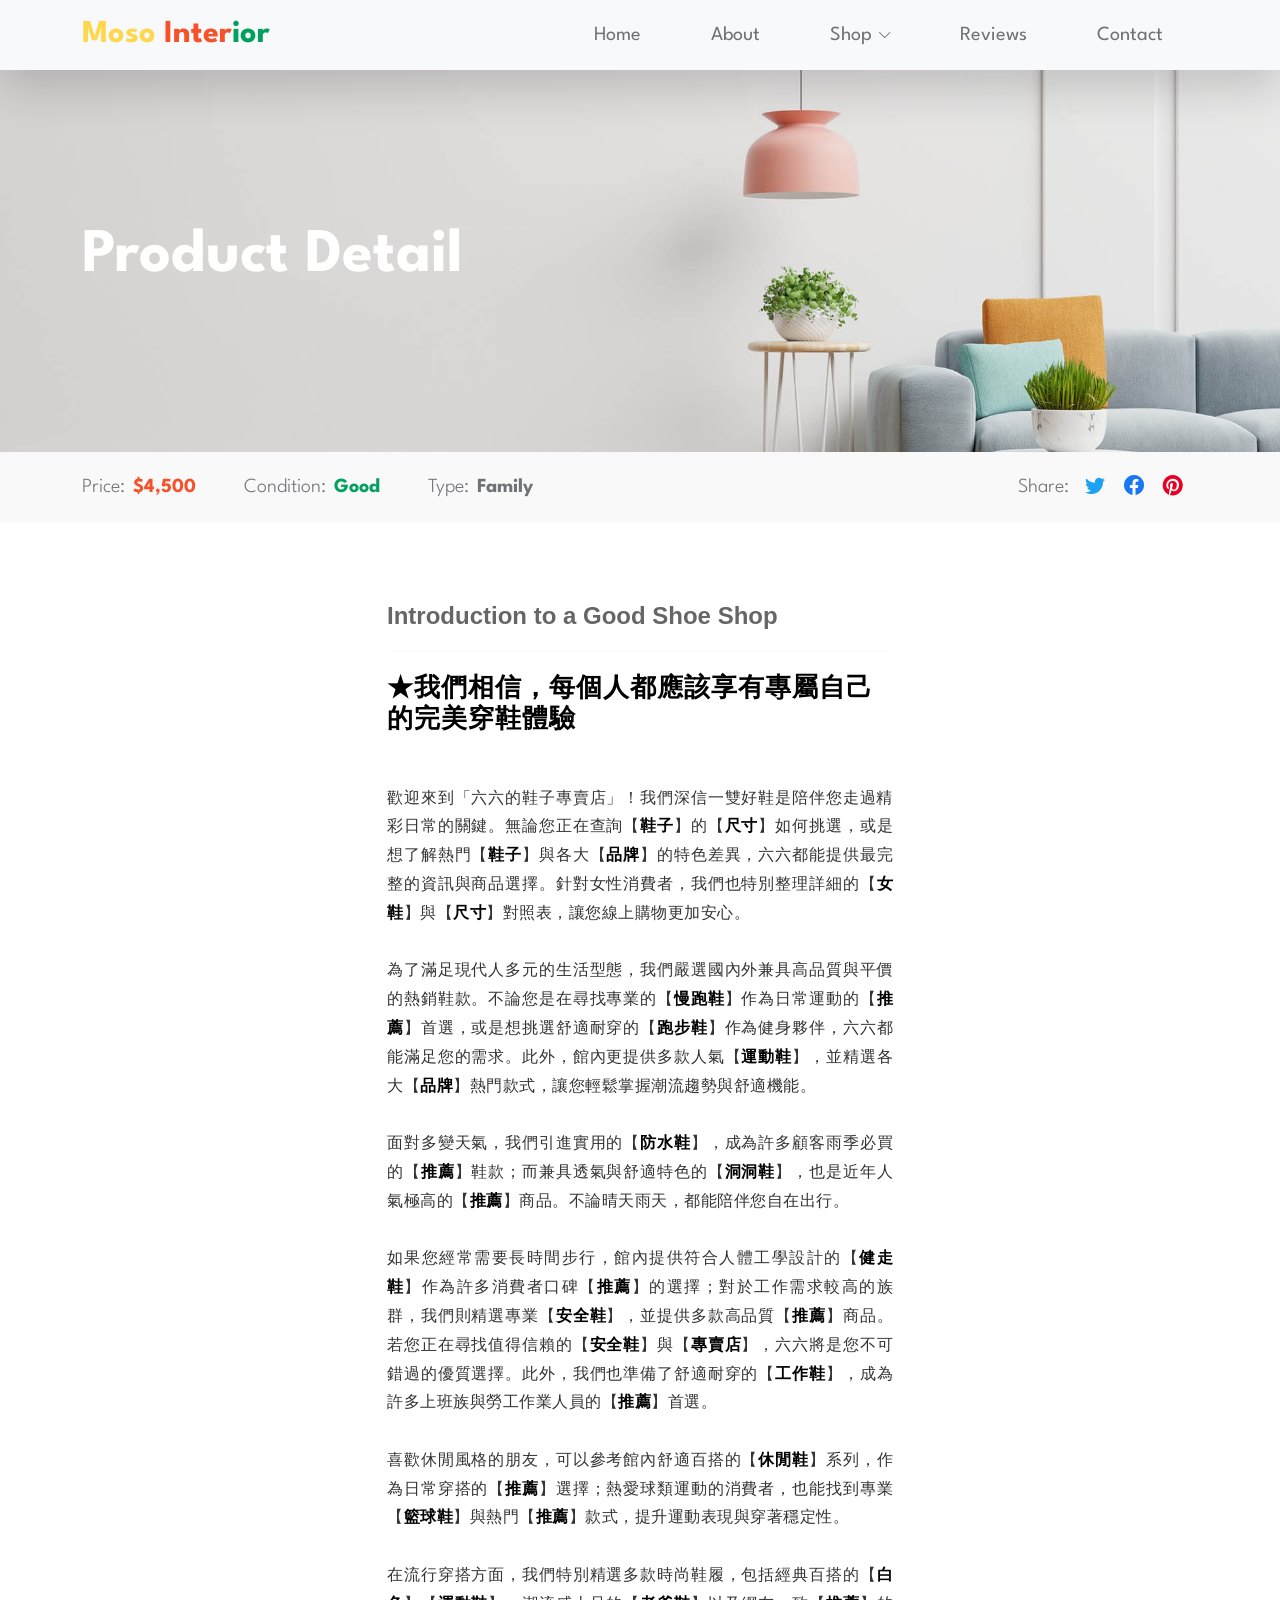
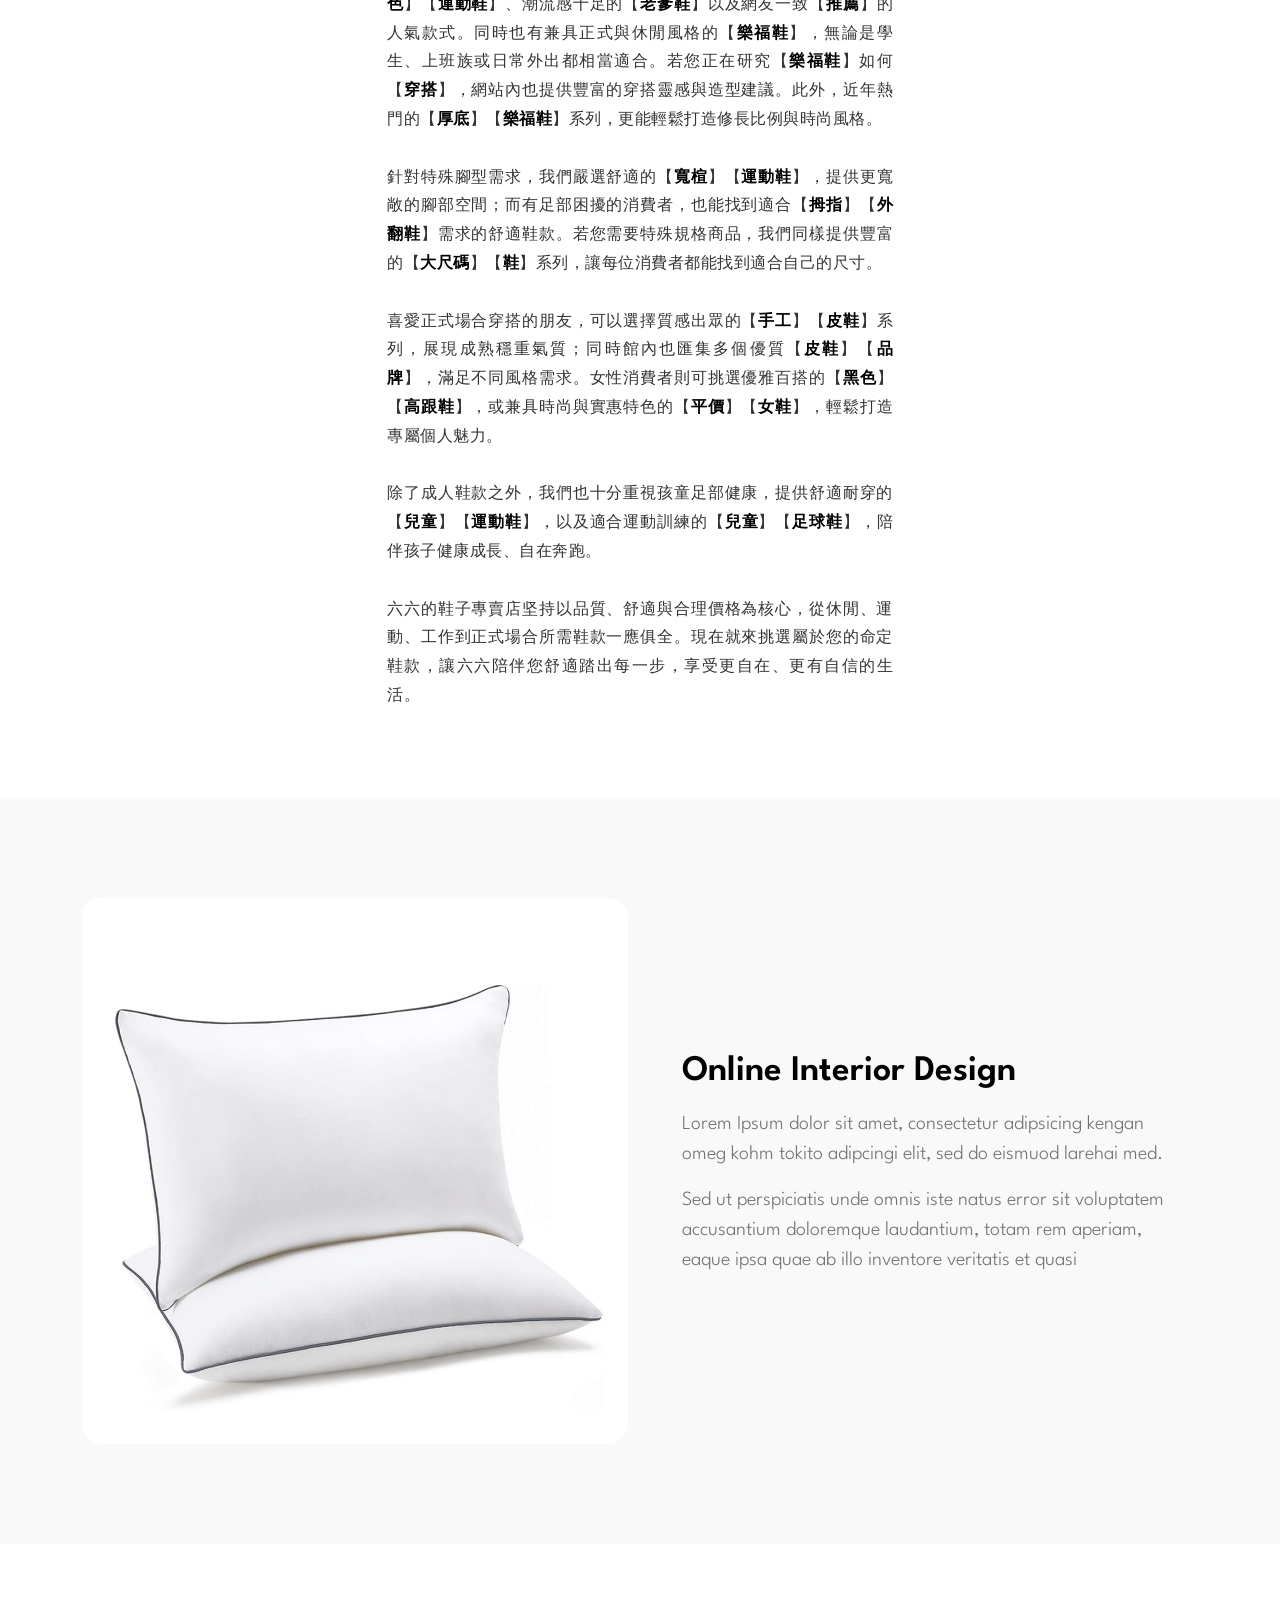
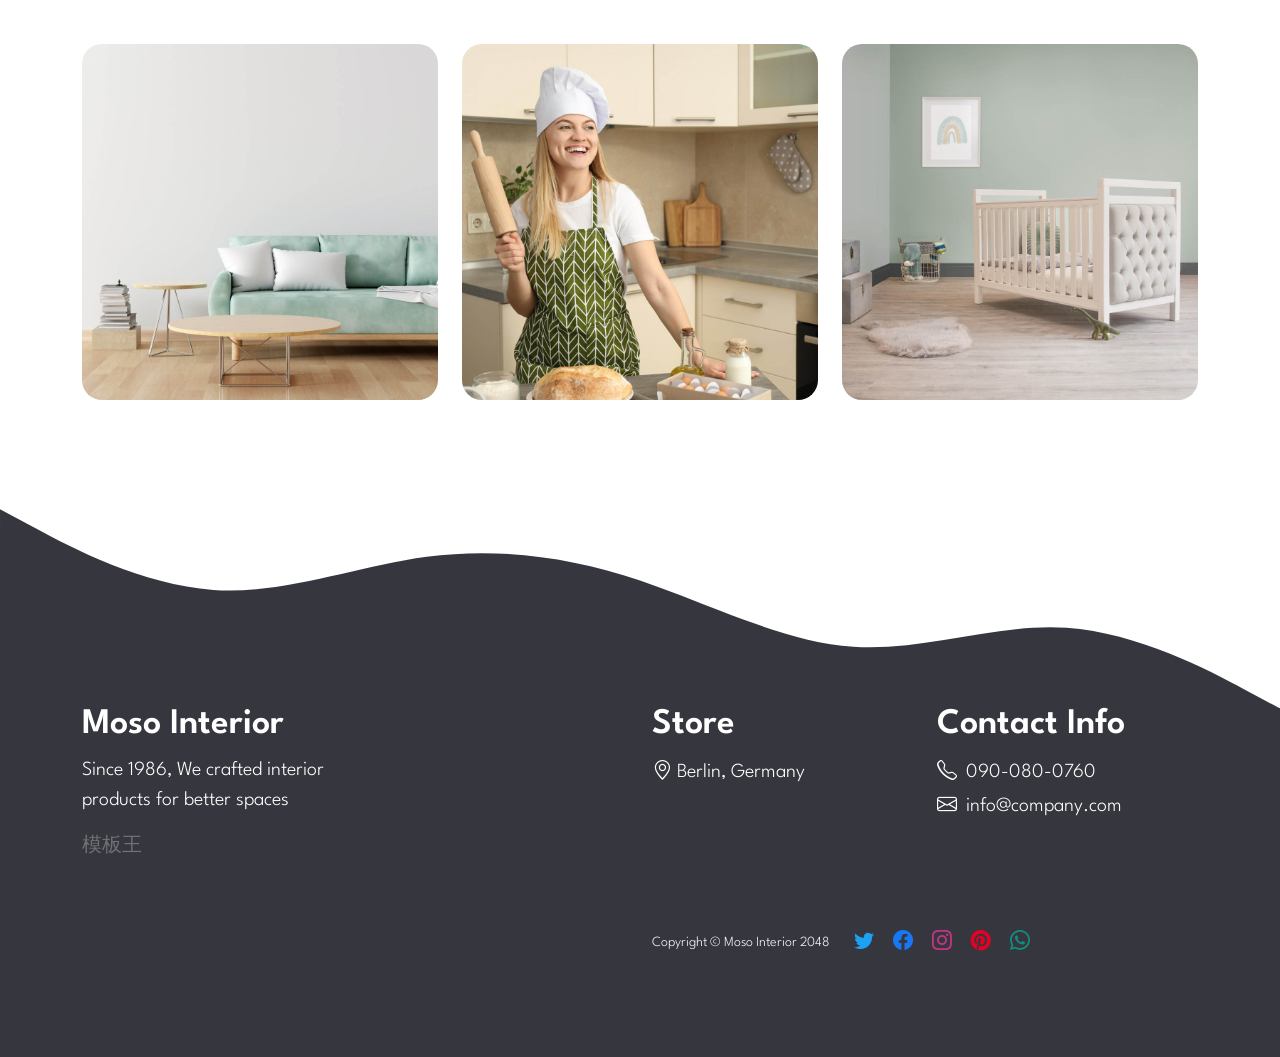
<file: shop-detail.html>
<!doctype html>
<html lang="en">
    <head>
        <meta charset="utf-8">
        <meta name="viewport" content="width=device-width, initial-scale=1">

        <meta name="description" content="">

        <title>Moso Interior - Product Detail Page</title>

        <!-- CSS FILES -->
        <link rel="preconnect" href="https://fonts.googleapis.com">
        
        <link rel="preconnect" href="https://fonts.gstatic.com" crossorigin>

        <link href="https://fonts.googleapis.com/css2?family=League+Spartan:wght@100;300;400;600;700&display=swap" rel="stylesheet">

        <link href="css/bootstrap.min.css" rel="stylesheet">

        <link href="css/bootstrap-icons.css" rel="stylesheet">

        <link href="css/owl.carousel.min.css" rel="stylesheet">

        <link href="css/tooplate-moso-interior.css" rel="stylesheet">
    </head>
    
    <body class="shop-detail-page">

        <nav class="navbar navbar-expand-lg bg-light fixed-top shadow-lg">
            <div class="container">
                <a class="navbar-brand" href="index.html">Moso <span class="tooplate-red">Inter</span><span class="tooplate-green">ior</span></a>

                <button class="navbar-toggler" type="button" data-bs-toggle="collapse" data-bs-target="#navbarNav" aria-controls="navbarNav" aria-expanded="false" aria-label="Toggle navigation">
                    <span class="navbar-toggler-icon"></span>
                </button>

                <div class="collapse navbar-collapse" id="navbarNav">
                    <ul class="navbar-nav ms-auto">
                        <li class="nav-item">
                            <a class="nav-link click-scroll" href="index.html#section_1">Home</a>
                        </li>

                        <li class="nav-item">
                            <a class="nav-link click-scroll" href="index.html#section_2">About</a>
                        </li>

                        <li class="nav-item dropdown">
                            <a class="nav-link dropdown-toggle click-scroll" href="index.html#section_3" id="navbarLightDropdownMenuLink" role="button" data-bs-toggle="dropdown" aria-expanded="false">Shop</a>

                            <ul class="dropdown-menu dropdown-menu-light" aria-labelledby="navbarLightDropdownMenuLink">
                                <li><a class="dropdown-item" href="shop-listing.html#product">Shop Listing</a></li>

                                <li><a class="dropdown-item" href="shop-detail.html#product">Shop Detail</a></li>
                            </ul>
                        </li>

                        <li class="nav-item">
                            <a class="nav-link click-scroll" href="index.html#section_4">Reviews</a>
                        </li>

                        <li class="nav-item">
                            <a class="nav-link click-scroll" href="index.html#section_5">Contact</a>
                        </li>
                    </ul>
                </div>
            </div>
        </nav>

        <main>

            <header class="site-header d-flex justify-content-center align-items-center">
                <div class="container">
                    <div class="row">

                        <div class="col-lg-12 col-12">
                            <h1 class="text-white">Product Detail</h1>
                        </div>

                    </div>
                </div>
            </header>

            <section class="shop-detail-bar section-bg">
                <div class="container">
                    <div class="row">

                        <div class="col-lg-7 col-md-8 col-12 d-flex">
                            <p class="shop-detail-bar-wrap d-flex flex-wrap mb-0">
                                <span class="me-2">Price:</span>

                                <strong class="shop-pricing-text">$4,500</strong>
                            </p>

                            <p class="shop-detail-bar-wrap d-flex flex-wrap ms-lg-5 ms-4 mb-0">
                                <span class="me-2">Condition:</span>

                                <strong class="shop-condition-text">Good</strong>
                            </p>

                            <p class="shop-detail-bar-wrap d-flex flex-wrap ms-lg-5 ms-4 mb-0">
                                <span class="me-2">Type:</span>

                                <strong>Family</strong>
                            </p>
                        </div>

                        <div class="col-lg-5 col-md-4 col-12 social-share d-flex align-items-center ms-lg-auto mt-3 mt-lg-0 mt-md-0">
                            <p class="mb-0 me-3 ms-lg-auto ms-md-auto">Share:</p>

                            <ul class="social-icon">
                                <li class="social-icon-item">
                                    <a href="#" class="social-icon-link social-icon-twitter bi-twitter"></a>
                                </li>

                                <li class="social-icon-item">
                                    <a href="#" class="social-icon-link social-icon-facebook bi-facebook"></a>
                                </li>

                                <li class="social-icon-item">
                                    <a href="#" class="social-icon-link social-icon-pinterest bi-pinterest"></a>
                                </li>
                            </ul>
                        </div>
                    </div>
                </div>
            </section>

            <section id="product" class="shop-detail-section section-padding" style="padding: 60px 0; background-color: #ffffff;">
    <div class="container">
        <div class="row">

            <div class="col-lg-6 col-12 m-auto">
                <div class="custom-block shop-detail-custom-block" style="padding: 20px; color: #1a1a1a;">
                    <h3 class="mb-3" style="font-family: 'Helvetica Neue', Helvetica, Arial, sans-serif; font-size: 24px; color: #666666;">Introduction to a Good Shoe Shop</h3>

                    <hr style="border-top: 1px solid #eaeaea; margin: 20px 0;">
                    
                    <h3 style="font-family: 'Microsoft JhengHei', sans-serif; font-size: 26px; font-weight: bold; color: #000000; margin-bottom: 25px; letter-spacing: 1px;">★我們相信，每個人都應該享有專屬自己的完美穿鞋體驗</h3>
                    
                    <br>
                    
                    <h5 style="font-family: 'Microsoft JhengHei', sans-serif; font-size: 16px; font-weight: normal; line-height: 1.8; color: #333333; text-align: justify; letter-spacing: 0.5px;"> 
                        歡迎來到「六六的鞋子專賣店」！我們深信一雙好鞋是陪伴您走過精彩日常的關鍵。無論您正在查詢【<strong style="font-weight: bold; color: #000000;">鞋子</strong>】的【<strong style="font-weight: bold; color: #000000;">尺寸</strong>】如何挑選，或是想了解熱門【<strong style="font-weight: bold; color: #000000;">鞋子</strong>】與各大【<strong style="font-weight: bold; color: #000000;">品牌</strong>】的特色差異，六六都能提供最完整的資訊與商品選擇。針對女性消費者，我們也特別整理詳細的【<strong style="font-weight: bold; color: #000000;">女鞋</strong>】與【<strong style="font-weight: bold; color: #000000;">尺寸</strong>】對照表，讓您線上購物更加安心。
                        <br><br>
                        為了滿足現代人多元的生活型態，我們嚴選國內外兼具高品質與平價的熱銷鞋款。不論您是在尋找專業的【<strong style="font-weight: bold; color: #000000;">慢跑鞋</strong>】作為日常運動的【<strong style="font-weight: bold; color: #000000;">推薦</strong>】首選，或是想挑選舒適耐穿的【<strong style="font-weight: bold; color: #000000;">跑步鞋</strong>】作為健身夥伴，六六都能滿足您的需求。此外，館內更提供多款人氣【<strong style="font-weight: bold; color: #000000;">運動鞋</strong>】，並精選各大【<strong style="font-weight: bold; color: #000000;">品牌</strong>】熱門款式，讓您輕鬆掌握潮流趨勢與舒適機能。
                        <br><br>
                        面對多變天氣，我們引進實用的【<strong style="font-weight: bold; color: #000000;">防水鞋</strong>】，成為許多顧客雨季必買的【<strong style="font-weight: bold; color: #000000;">推薦</strong>】鞋款；而兼具透氣與舒適特色的【<strong style="font-weight: bold; color: #000000;">洞洞鞋</strong>】，也是近年人氣極高的【<strong style="font-weight: bold; color: #000000;">推薦</strong>】商品。不論晴天雨天，都能陪伴您自在出行。
                        <br><br>
                        如果您經常需要長時間步行，館內提供符合人體工學設計的【<strong style="font-weight: bold; color: #000000;">健走鞋</strong>】作為許多消費者口碑【<strong style="font-weight: bold; color: #000000;">推薦</strong>】的選擇；對於工作需求較高的族群，我們則精選專業【<strong style="font-weight: bold; color: #000000;">安全鞋</strong>】，並提供多款高品質【<strong style="font-weight: bold; color: #000000;">推薦</strong>】商品。若您正在尋找值得信賴的【<strong style="font-weight: bold; color: #000000;">安全鞋</strong>】與【<strong style="font-weight: bold; color: #000000;">專賣店</strong>】，六六將是您不可錯過的優質選擇。此外，我們也準備了舒適耐穿的【<strong style="font-weight: bold; color: #000000;">工作鞋</strong>】，成為許多上班族與勞工作業人員的【<strong style="font-weight: bold; color: #000000;">推薦</strong>】首選。
                        <br><br>
                        喜歡休閒風格的朋友，可以參考館內舒適百搭的【<strong style="font-weight: bold; color: #000000;">休閒鞋</strong>】系列，作為日常穿搭的【<strong style="font-weight: bold; color: #000000;">推薦</strong>】選擇；熱愛球類運動的消費者，也能找到專業【<strong style="font-weight: bold; color: #000000;">籃球鞋</strong>】與熱門【<strong style="font-weight: bold; color: #000000;">推薦</strong>】款式，提升運動表現與穿著穩定性。
                        <br><br>
                        在流行穿搭方面，我們特別精選多款時尚鞋履，包括經典百搭的【<strong style="font-weight: bold; color: #000000;">白色</strong>】【<strong style="font-weight: bold; color: #000000;">運動鞋</strong>】、潮流感十足的【<strong style="font-weight: bold; color: #000000;">老爹鞋</strong>】以及網友一致【<strong style="font-weight: bold; color: #000000;">推薦</strong>】的人氣款式。同時也有兼具正式與休閒風格的【<strong style="font-weight: bold; color: #000000;">樂福鞋</strong>】，無論是學生、上班族或日常外出都相當適合。若您正在研究【<strong style="font-weight: bold; color: #000000;">樂福鞋</strong>】如何【<strong style="font-weight: bold; color: #000000;">穿搭</strong>】，網站內也提供豐富的穿搭靈感與造型建議。此外，近年熱門的【<strong style="font-weight: bold; color: #000000;">厚底</strong>】【<strong style="font-weight: bold; color: #000000;">樂福鞋</strong>】系列，更能輕鬆打造修長比例與時尚風格。
                        <br><br>
                        針對特殊腳型需求，我們嚴選舒適的【<strong style="font-weight: bold; color: #000000;">寬楦</strong>】【<strong style="font-weight: bold; color: #000000;">運動鞋</strong>】，提供更寬敞的腳部空間；而有足部困擾的消費者，也能找到適合【<strong style="font-weight: bold; color: #000000;">拇指</strong>】【<strong style="font-weight: bold; color: #000000;">外翻鞋</strong>】需求的舒適鞋款。若您需要特殊規格商品，我們同樣提供豐富的【<strong style="font-weight: bold; color: #000000;">大尺碼</strong>】【<strong style="font-weight: bold; color: #000000;">鞋</strong>】系列，讓每位消費者都能找到適合自己的尺寸。
                        <br><br>
                        喜愛正式場合穿搭的朋友，可以選擇質感出眾的【<strong style="font-weight: bold; color: #000000;">手工</strong>】【<strong style="font-weight: bold; color: #000000;">皮鞋</strong>】系列，展現成熟穩重氣質；同時館內也匯集多個優質【<strong style="font-weight: bold; color: #000000;">皮鞋</strong>】【<strong style="font-weight: bold; color: #000000;">品牌</strong>】，滿足不同風格需求。女性消費者則可挑選優雅百搭的【<strong style="font-weight: bold; color: #000000;">黑色</strong>】【<strong style="font-weight: bold; color: #000000;">高跟鞋</strong>】，或兼具時尚與實惠特色的【<strong style="font-weight: bold; color: #000000;">平價</strong>】【<strong style="font-weight: bold; color: #000000;">女鞋</strong>】，輕鬆打造專屬個人魅力。
                        <br><br>
                        除了成人鞋款之外，我們也十分重視孩童足部健康，提供舒適耐穿的【<strong style="font-weight: bold; color: #000000;">兒童</strong>】【<strong style="font-weight: bold; color: #000000;">運動鞋</strong>】，以及適合運動訓練的【<strong style="font-weight: bold; color: #000000;">兒童</strong>】【<strong style="font-weight: bold; color: #000000;">足球鞋</strong>】，陪伴孩子健康成長、自在奔跑。
                        <br><br>
                        六六的鞋子專賣店坚持以品質、舒適與合理價格為核心，從休閒、運動、工作到正式場合所需鞋款一應俱全。現在就來挑選屬於您的命定鞋款，讓六六陪伴您舒適踏出每一步，享受更自在、更有自信的生活。
                    </h5>
                    
                </div>
            </div>

        </div>
    </div>
</section>

            <section class="shop-detail-section section-padding section-bg">
                <div class="container">
                    <div class="row">

                        <div class="col-lg-6 col-12">
                            <div class="shop-image-wrap">
                                <img src="images/pillow-1.jpg" class="shop-image img-fluid" alt="">
                            </div>
                        </div>

                        <div class="col-lg-6 col-12 m-auto">
                            <div class="custom-block shop-detail-custom-block">
                                <h3 class="mb-3">Online Interior Design</h3>

                                <p>Lorem Ipsum dolor sit amet, consectetur adipsicing kengan omeg kohm tokito adipcingi elit, sed do eismuod larehai med.</p>

                                <p>Sed ut perspiciatis unde omnis iste natus error sit voluptatem accusantium doloremque laudantium, totam rem aperiam, eaque ipsa quae ab illo inventore veritatis et quasi</p>
                            </div>
                        </div>

                    </div>
                </div>
            </section>

            <section class="shop-detail-section section-padding pb-0">
                <div class="container">
                    <div class="row">

                        <div class="col-lg-4 col-12">
                            <div class="shop-thumb">
                                <div class="shop-image-wrap">
                                    <img src="images/shop/green-sofa-white-living-room-with-blank-table-mockup.jpg" class="shop-image img-fluid" alt="">
                                </div>
                            </div>
                        </div>

                        <div class="col-lg-4 col-12">
                            <div class="shop-thumb">
                                <div class="shop-image-wrap">
                                    <img src="images/shop/concept-home-cooking-with-female-chef.jpg" class="shop-image img-fluid" alt="">
                                </div>
                            </div>
                        </div>

                        <div class="col-lg-4 col-12">
                            <div class="shop-thumb">
                                <div class="shop-image-wrap">
                                    <img src="images/shop/childrens-bed-nursery-cot-velvet-childrens-room.jpg" class="shop-image img-fluid" alt="">
                                </div>
                            </div>
                        </div>

                    </div>
                </div>
            </section>

            <svg xmlns="http://www.w3.org/2000/svg" viewBox="0 0 1440 320"><path fill="#36363e" fill-opacity="1" d="M0,96L40,117.3C80,139,160,181,240,186.7C320,192,400,160,480,149.3C560,139,640,149,720,176C800,203,880,245,960,250.7C1040,256,1120,224,1200,229.3C1280,235,1360,277,1400,298.7L1440,320L1440,320L1400,320C1360,320,1280,320,1200,320C1120,320,1040,320,960,320C880,320,800,320,720,320C640,320,560,320,480,320C400,320,320,320,240,320C160,320,80,320,40,320L0,320Z"></path></svg>

        </main>

        <footer class="site-footer section-padding">
            <div class="container">
                <div class="row">

                    <div class="col-lg-3 col-md-5 col-12 mb-3">
                        <h3><a href="index.html" class="custom-link mb-1">Moso Interior</a></h3>

                        <p class="text-white">Since 1986, We crafted interior products for better spaces</p>
                        
                        <p class="text-white"><a target="_blank" href="http://www.mobanwang.com/" title="模板王">模板王</a></p>
                    </div>

                    <div class="col-lg-3 col-md-3 col-12 ms-lg-auto mb-3">
                        <h3 class="text-white mb-3">Store</h3>

                        <p class="text-white mt-2">
                            <i class="bi-geo-alt"></i>
                            Berlin, Germany
                        </p>
                    </div>

                    <div class="col-lg-3 col-md-4 col-12 mb-3">
                        <h3 class="text-white mb-3">Contact Info</h3>

                            <p class="text-white mb-1">
                                <i class="bi-telephone me-1"></i>

                                <a href="tel: 090-080-0760" class="text-white">
                                    090-080-0760
                                </a>
                            </p>

                            <p class="text-white mb-0">
                                <i class="bi-envelope me-1"></i>

                                <a href="mailto:info@company.com" class="text-white">
                                    info@company.com
                                </a>
                            </p>
                    </div>

                    <div class="col-lg-6 col-md-7 copyright-text-wrap col-12 d-flex flex-wrap align-items-center mt-4 ms-auto">
                        <p class="copyright-text mb-0 me-4">Copyright © Moso Interior 2048</p>

                        <ul class="social-icon">
                            <li class="social-icon-item">
                                <a href="#" class="social-icon-link social-icon-twitter bi-twitter"></a>
                            </li>

                            <li class="social-icon-item">
                                <a href="#" class="social-icon-link social-icon-facebook bi-facebook"></a>
                            </li>

                            <li class="social-icon-item">
                                <a href="#" class="social-icon-link social-icon-instagram bi-instagram"></a>
                            </li>

                            <li class="social-icon-item">
                                <a href="#" class="social-icon-link social-icon-pinterest bi-pinterest"></a>
                            </li>

                            <li class="social-icon-item">
                                <a href="#" class="social-icon-link social-icon-whatsapp bi-whatsapp"></a>
                            </li>
                        </ul>
                    </div>

                </div>
            </div>
        </footer>

        <!-- JAVASCRIPT FILES -->
        <script src="js/jquery.min.js"></script>
        <script src="js/bootstrap.min.js"></script>
        <script src="js/click-scroll.js"></script>
        <script src="js/jquery.backstretch.min.js"></script>
        <script src="js/owl.carousel.min.js"></script>
        <script src="js/custom.js"></script>

    </body>
</html>
</file>
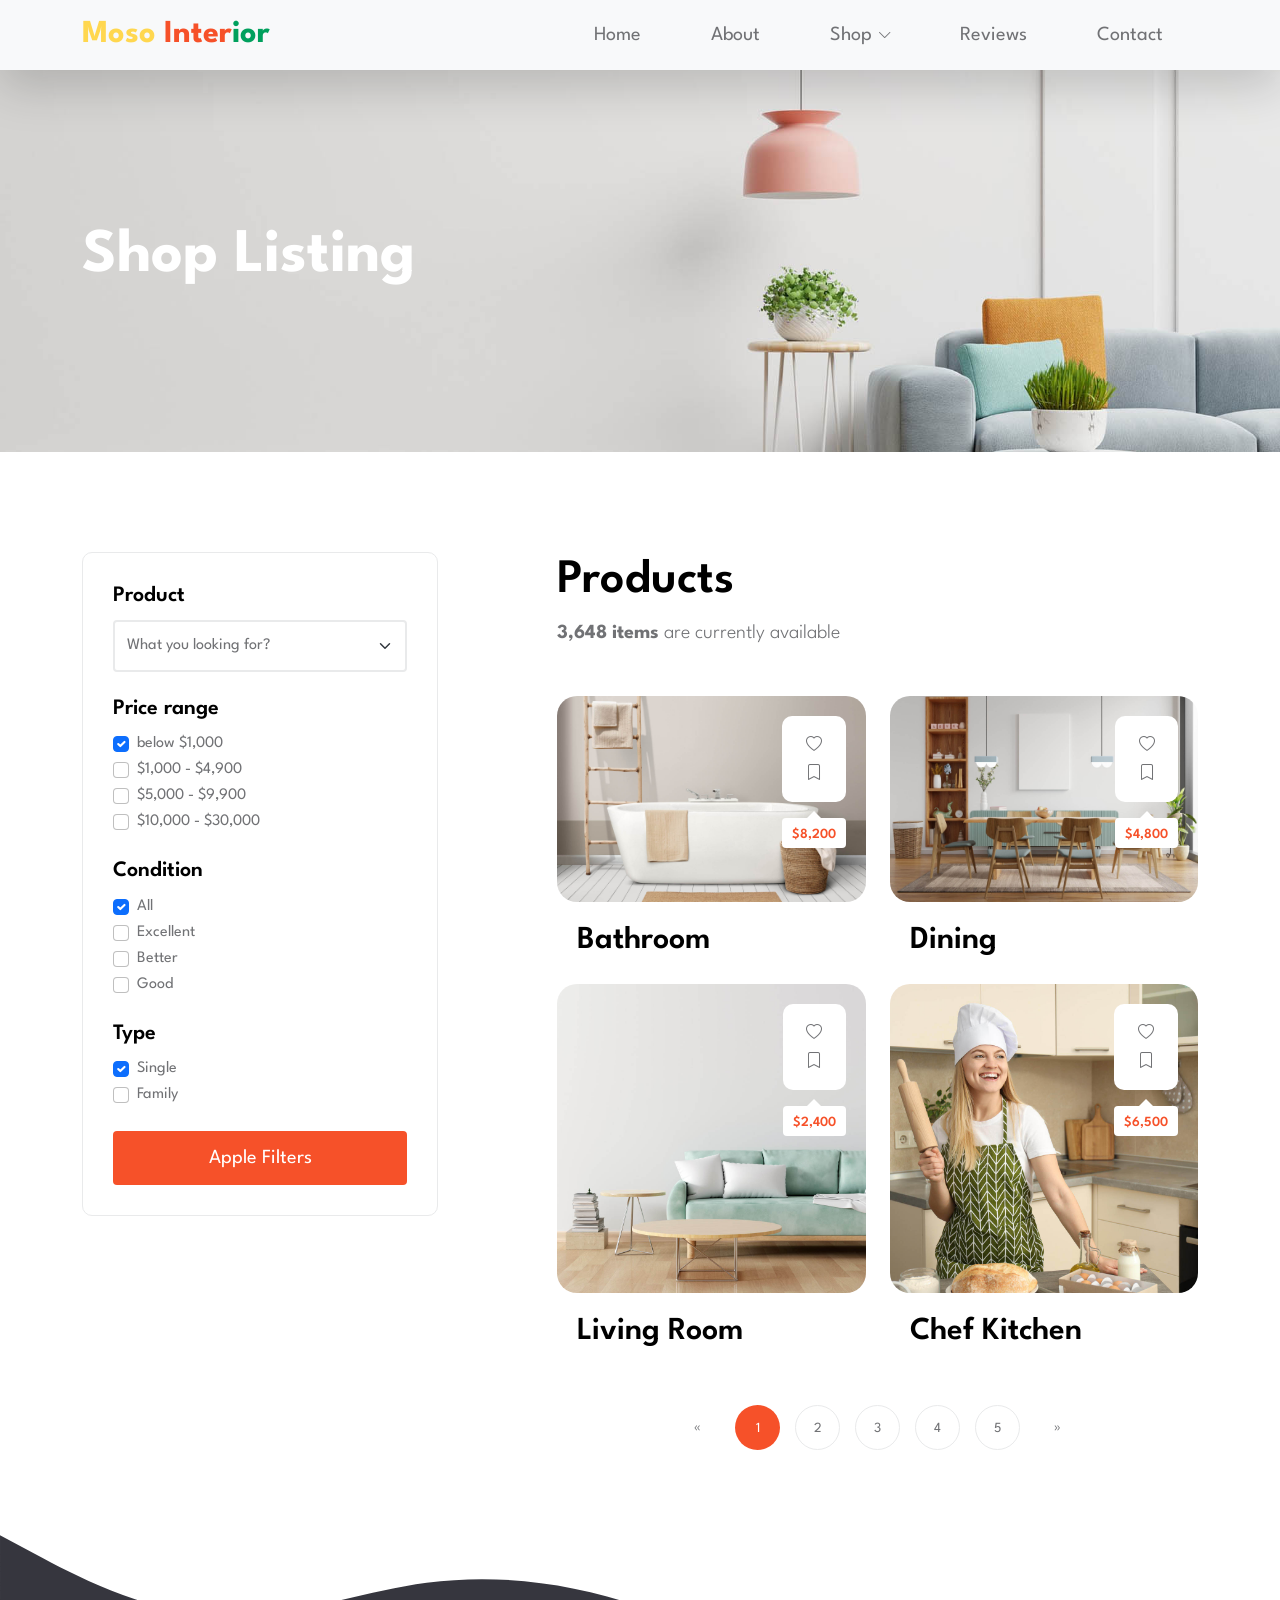
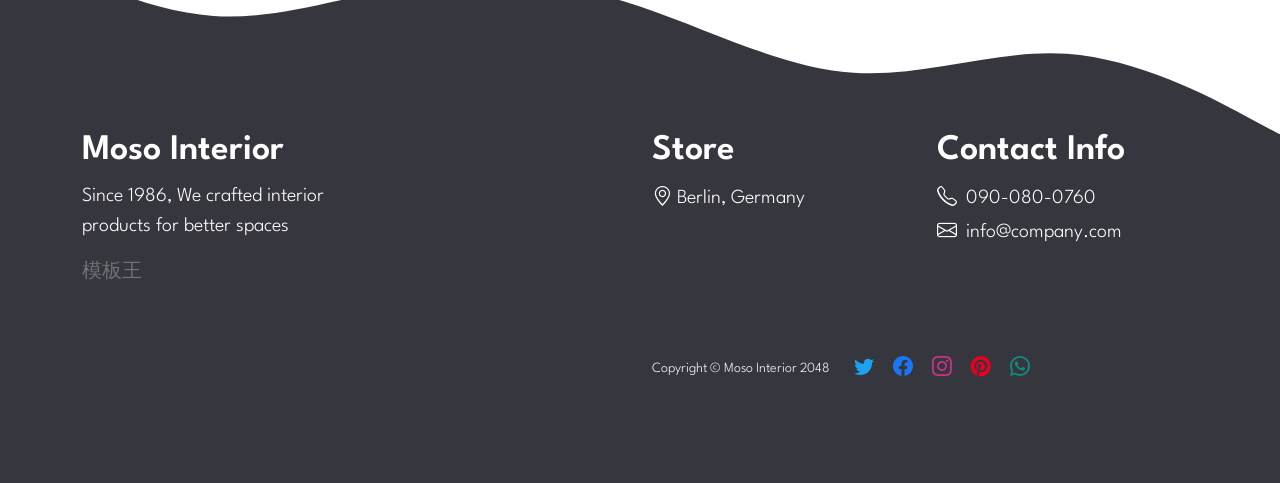
<file: shop-listing.html>
<!doctype html>
<html lang="en">
    <head>
        <meta charset="utf-8">
        <meta name="viewport" content="width=device-width, initial-scale=1">

        <meta name="description" content="">

        <title>Moso Interior - Product Listing Page</title>

        <!-- CSS FILES -->
        <link rel="preconnect" href="https://fonts.googleapis.com">
        
        <link rel="preconnect" href="https://fonts.gstatic.com" crossorigin>

        <link href="https://fonts.googleapis.com/css2?family=League+Spartan:wght@100;300;400;600;700&display=swap" rel="stylesheet">

        <link href="css/bootstrap.min.css" rel="stylesheet">

        <link href="css/bootstrap-icons.css" rel="stylesheet">

        <link href="css/owl.carousel.min.css" rel="stylesheet">

        <link href="css/tooplate-moso-interior.css" rel="stylesheet">
    </head>
    
    <body class="shop-listing-page">

        <nav class="navbar navbar-expand-lg bg-light fixed-top shadow-lg">
            <div class="container">
                <a class="navbar-brand" href="index.html">Moso <span class="tooplate-red">Inter</span><span class="tooplate-green">ior</span></a>

                <button class="navbar-toggler" type="button" data-bs-toggle="collapse" data-bs-target="#navbarNav" aria-controls="navbarNav" aria-expanded="false" aria-label="Toggle navigation">
                    <span class="navbar-toggler-icon"></span>
                </button>

                <div class="collapse navbar-collapse" id="navbarNav">
                    <ul class="navbar-nav ms-auto">
                        <li class="nav-item">
                            <a class="nav-link click-scroll" href="index.html#section_1">Home</a>
                        </li>

                        <li class="nav-item">
                            <a class="nav-link click-scroll" href="index.html#section_2">About</a>
                        </li>

                        <li class="nav-item dropdown">
                            <a class="nav-link dropdown-toggle click-scroll" href="index.html#section_3" id="navbarLightDropdownMenuLink" role="button" data-bs-toggle="dropdown" aria-expanded="false">Shop</a>

                            <ul class="dropdown-menu dropdown-menu-light" aria-labelledby="navbarLightDropdownMenuLink">
                                <li><a class="dropdown-item" href="shop-listing.html#product">Shop Listing</a></li>

                                <li><a class="dropdown-item" href="shop-detail.html#product">Shop Detail</a></li>
                            </ul>
                        </li>

                        <li class="nav-item">
                            <a class="nav-link click-scroll" href="index.html#section_4">Reviews</a>
                        </li>

                        <li class="nav-item">
                            <a class="nav-link click-scroll" href="index.html#section_5">Contact</a>
                        </li>
                    </ul>
                </div>
            </div>
        </nav>

        <main>

            <header class="site-header d-flex justify-content-center align-items-center">
                <div class="container">
                    <div class="row">

                        <div class="col-lg-12 col-12">
                            <h1 class="text-white">Shop Listing</h1>
                        </div>

                    </div>
                </div>
            </header>

            <section class="shop-section section-padding">
                <div class="container">
                    <div class="row">

                        <div class="col-lg-4 col-md-5 col-12 me-auto mb-5">
                            <form class="custom-form filter-form" action="#" method="get" role="form">
                                <div class="">
                                    <h6 class="filter-form-small-title">Product</h6>

                                    <select name="looking-for" class="form-select form-control" id="looking-for" aria-label="Default select example">
                                        <option value="0" selected>What you looking for?</option>
                                        <option value="1">Bathroom</option>
                                        <option value="2">Dining</option>
                                        <option value="3">Living Room</option>
                                        <option value="4">Children Bedroom</option>
                                        <option value="5">Kitchen</option>
                                    </select>
                                </div>

                                <div class="mt-4">
                                    <h6 class="filter-form-small-title">Price range</h6>

                                    <div class="form-check">
                                        <input name="price-range[]" type="checkbox" class="form-check-input" id="PriceCheckOne" value="500" checked>
                                        
                                        <label class="form-check-label" for="PriceCheckOne">below $1,000</label>
                                    </div>

                                    <div class="form-check">
                                        <input name="price-range[]" type="checkbox" class="form-check-input" id="PriceCheckTwo" value="1000">
                                        
                                        <label class="form-check-label" for="PriceCheckTwo">$1,000 - $4,900</label>
                                    </div>
                                    
                                    <div class="form-check">
                                        <input name="price-range[]" type="checkbox" class="form-check-input" id="PriceCheckTwo" value="5000">
                                        
                                        <label class="form-check-label" for="PriceCheckTwo">$5,000 - $9,900</label>
                                    </div>

                                    <div class="form-check">
                                        <input name="price-range[]" type="checkbox" class="form-check-input" id="PriceCheckThree" value="10000">
                                        
                                        <label class="form-check-label" for="PriceCheckThree">$10,000 - $30,000</label>
                                    </div>
                                </div>

                                <div class="mt-4">
                                    <h6 class="filter-form-small-title">Condition</h6>

                                    <div class="form-check">
                                        <input name="condition[]" type="checkbox" class="form-check-input" id="ConditionCheckOne" value="all" checked>
                                        
                                        <label class="form-check-label" for="ConditionCheckOne">All</label>
                                    </div>

                                    <div class="form-check">
                                        <input name="condition[]" type="checkbox" class="form-check-input" id="ConditionCheckTwo" value="excellent">
                                        
                                        <label class="form-check-label" for="ConditionCheckTwo">Excellent</label>
                                    </div>

                                    <div class="form-check">
                                        <input name="condition[]" type="checkbox" class="form-check-input" id="ConditionCheckThree" value="better">
                                        
                                        <label class="form-check-label" for="ConditionCheckThree">Better</label>
                                    </div>

                                    <div class="form-check">
                                        <input name="condition[]" type="checkbox" class="form-check-input" id="ConditionCheckFour" value="good">
                                        
                                        <label class="form-check-label" for="ConditionCheckFour">Good</label>
                                    </div>
                                </div>

                                <div class="mt-4">
                                    <h6 class="filter-form-small-title">Type</h6>

                                    <div class="form-check">
                                        <input name="condition[]" type="checkbox" class="form-check-input" id="TypeCheckOne" value="" checked>
                                        
                                        <label class="form-check-label" for="TypeCheckOne">Single</label>
                                    </div>

                                    <div class="form-check">
                                        <input name="condition[]" type="checkbox" class="form-check-input" id="TypeCheckTwo" value="">
                                        
                                        <label class="form-check-label" for="TypeCheckTwo">Family</label>
                                    </div>
                                </div>

                                <div class="mt-4">
                                    <button type="submit" class="form-control">Apple Filters</button>
                                </div>
                            </form>
                        </div>

                        <div id="product" class="col-lg-7 col-md-6 col-12">
                            <h2>Products</h2>

                            <p class="mb-5"><strong>3,648 items</strong> are currently available</p>

                            <div class="row">

                                <div class="col-lg-6 col-12">
                                    <div class="shop-thumb">
                                        <div class="shop-image-wrap">
                                            <a href="shop-detail.html">
                                                <img src="images/shop/minimal-bathroom-interior-design-with-wooden-furniture.jpg" class="shop-image img-fluid" alt="">
                                            </a>

                                            <div class="shop-icons-wrap">
                                                <div class="shop-icons d-flex flex-column align-items-center">
                                                    <a href="#" class="shop-icon bi-heart"></a>

                                                    <a href="#" class="shop-icon bi-bookmark"></a>
                                                </div>

                                                <p class="shop-pricing mb-0 mt-3">
                                                    <span class="badge custom-badge">$8,200</span>
                                                </p>
                                            </div>

                                            <div class="shop-btn-wrap">
                                                <a href="shop-detail.html" class="shop-btn custom-btn btn d-flex align-items-center align-items-center">Learn more</a>
                                            </div>
                                        </div>

                                        <div class="shop-body">
                                            <h4>Bathroom</h4>
                                        </div>
                                    </div>
                                </div>

                                <div class="col-lg-6 col-12">
                                    <div class="shop-thumb">
                                        <div class="shop-image-wrap">
                                            <a href="shop-detail.html">
                                                <img src="images/shop/mock-up-poster-modern-dining-room-interior-design-with-white-empty-wall.jpg" class="shop-image img-fluid" alt="">
                                            </a>

                                            <div class="shop-icons-wrap">
                                                <div class="shop-icons d-flex flex-column align-items-center">
                                                    <a href="#" class="shop-icon bi-heart"></a>

                                                    <a href="#" class="shop-icon bi-bookmark"></a>
                                                </div>

                                                <p class="shop-pricing mb-0 mt-3">
                                                    <span class="badge custom-badge">$4,800</span>
                                                </p>
                                            </div>

                                            <div class="shop-btn-wrap">
                                                <a href="shop-detail.html" class="shop-btn custom-btn btn d-flex align-items-center align-items-center">Learn more</a>
                                            </div>
                                        </div>

                                        <div class="shop-body">
                                            <h4>Dining</h4>
                                        </div>
                                    </div>
                                </div>

                                <div class="col-lg-6 col-12">
                                    <div class="shop-thumb">
                                        <div class="shop-image-wrap">
                                            <a href="shop-detail.html">
                                                <img src="images/shop/green-sofa-white-living-room-with-blank-table-mockup.jpg" class="shop-image img-fluid" alt="">
                                            </a>

                                            <div class="shop-icons-wrap">
                                                <div class="shop-icons d-flex flex-column align-items-center">
                                                    <a href="#" class="shop-icon bi-heart"></a>

                                                    <a href="#" class="shop-icon bi-bookmark"></a>
                                                </div>

                                                <p class="shop-pricing mb-0 mt-3">
                                                    <span class="badge custom-badge">$2,400</span>
                                                </p>
                                            </div>

                                            <div class="shop-btn-wrap">
                                                <a href="shop-detail.html" class="shop-btn custom-btn btn d-flex align-items-center align-items-center">Learn more</a>
                                            </div>
                                        </div>

                                        <div class="shop-body">
                                            <h4>Living Room</h4>
                                        </div>
                                    </div>
                                </div>

                                <div class="col-lg-6 col-12">
                                    <div class="shop-thumb">
                                        <div class="shop-image-wrap">
                                            <a href="shop-detail.html">
                                                <img src="images/shop/concept-home-cooking-with-female-chef.jpg" class="shop-image img-fluid" alt="">
                                            </a>

                                            <div class="shop-icons-wrap">
                                                <div class="shop-icons d-flex flex-column align-items-center">
                                                    <a href="#" class="shop-icon bi-heart"></a>

                                                    <a href="#" class="shop-icon bi-bookmark"></a>
                                                </div>

                                                <p class="shop-pricing mb-0 mt-3">
                                                    <span class="badge custom-badge">$6,500</span>
                                                </p>
                                            </div>

                                            <div class="shop-btn-wrap">
                                                <a href="shop-detail.html" class="shop-btn custom-btn btn d-flex align-items-center align-items-center">Learn more</a>
                                            </div>
                                        </div>

                                        <div class="shop-body">
                                            <h4>Chef Kitchen</h4>
                                        </div>
                                    </div>
                                </div>

                                <nav aria-label="Page navigation example">
                                    <ul class="pagination justify-content-center">
                                        <li class="page-item">
                                            <a class="page-link" href="#" aria-label="Previous">
                                                <span aria-hidden="true">&laquo;</span>
                                            </a>
                                        </li>

                                        <li class="page-item active" aria-current="page">
                                            <a class="page-link" href="#">1</a>
                                        </li>
                                        
                                        <li class="page-item">
                                            <a class="page-link" href="#">2</a>
                                        </li>
                                        
                                        <li class="page-item">
                                            <a class="page-link" href="#">3</a>
                                        </li>

                                        <li class="page-item">
                                            <a class="page-link" href="#">4</a>
                                        </li>

                                        <li class="page-item">
                                            <a class="page-link" href="#">5</a>
                                        </li>
                                        
                                        <li class="page-item">
                                            <a class="page-link" href="#" aria-label="Next">
                                                <span aria-hidden="true">&raquo;</span>
                                            </a>
                                        </li>
                                    </ul>
                                </nav>
                            </div>
                        </div>

                    </div>
                </div>
            </section>

            <svg xmlns="http://www.w3.org/2000/svg" viewBox="0 0 1440 320"><path fill="#36363e" fill-opacity="1" d="M0,96L40,117.3C80,139,160,181,240,186.7C320,192,400,160,480,149.3C560,139,640,149,720,176C800,203,880,245,960,250.7C1040,256,1120,224,1200,229.3C1280,235,1360,277,1400,298.7L1440,320L1440,320L1400,320C1360,320,1280,320,1200,320C1120,320,1040,320,960,320C880,320,800,320,720,320C640,320,560,320,480,320C400,320,320,320,240,320C160,320,80,320,40,320L0,320Z"></path></svg>
        </main>

        <footer class="site-footer section-padding">
            <div class="container">
                <div class="row">

                    <div class="col-lg-3 col-md-5 col-12 mb-3">
                        <h3><a href="index.html" class="custom-link mb-1">Moso Interior</a></h3>

                        <p class="text-white">Since 1986, We crafted interior products for better spaces</p>
                        
                        <p class="text-white"><a target="_blank" href="http://www.mobanwang.com/" title="模板王">模板王</a></p>
                    </div>

                    <div class="col-lg-3 col-md-3 col-12 ms-lg-auto mb-3">
                        <h3 class="text-white mb-3">Store</h3>

                        <p class="text-white mt-2">
                            <i class="bi-geo-alt"></i>
                            Berlin, Germany
                        </p>
                    </div>

                    <div class="col-lg-3 col-md-4 col-12 mb-3">
                        <h3 class="text-white mb-3">Contact Info</h3>

                            <p class="text-white mb-1">
                                <i class="bi-telephone me-1"></i>

                                <a href="tel: 090-080-0760" class="text-white">
                                    090-080-0760
                                </a>
                            </p>

                            <p class="text-white mb-0">
                                <i class="bi-envelope me-1"></i>

                                <a href="mailto:info@company.com" class="text-white">
                                    info@company.com
                                </a>
                            </p>
                    </div>

                    <div class="col-lg-6 col-md-7 copyright-text-wrap col-12 d-flex flex-wrap align-items-center mt-4 ms-auto">
                        <p class="copyright-text mb-0 me-4">Copyright © Moso Interior 2048</p>

                        <ul class="social-icon">
                            <li class="social-icon-item">
                                <a href="#" class="social-icon-link social-icon-twitter bi-twitter"></a>
                            </li>

                            <li class="social-icon-item">
                                <a href="#" class="social-icon-link social-icon-facebook bi-facebook"></a>
                            </li>

                            <li class="social-icon-item">
                                <a href="#" class="social-icon-link social-icon-instagram bi-instagram"></a>
                            </li>

                            <li class="social-icon-item">
                                <a href="#" class="social-icon-link social-icon-pinterest bi-pinterest"></a>
                            </li>

                            <li class="social-icon-item">
                                <a href="#" class="social-icon-link social-icon-whatsapp bi-whatsapp"></a>
                            </li>
                        </ul>
                    </div>

                </div>
            </div>
        </footer>

        <!-- JAVASCRIPT FILES -->
        <script src="js/jquery.min.js"></script>
        <script src="js/bootstrap.min.js"></script>
        <script src="js/click-scroll.js"></script>
        <script src="js/jquery.backstretch.min.js"></script>
        <script src="js/owl.carousel.min.js"></script>
        <script src="js/custom.js"></script>

    </body>
</html>
</file>
<file: css/style.css>
@import url('https://fonts.googleapis.com/css2?family=Noto+Sans+TC:wght@300;400;500;700;900&family=Outfit:wght@300;400;500;600;700;800&display=swap');

:root {
  /* HSL Color System */
  --bg-dark: 240, 10%, 4%;
  --bg-deep: 240, 8%, 8%;
  --bg-card: 240, 6%, 12%;
  --accent-gold: 36, 40%, 64%;
  --accent-gold-hover: 36, 45%, 72%;
  --accent-cyan: 174, 60%, 56%;
  --text-light: 0, 0%, 98%;
  --text-grey: 215, 15%, 70%;
  --text-dark: 240, 10%, 20%;
  --border-gold: 36, 40%, 64%, 0.15;
  --border-glow: 174, 60%, 56%, 0.2;
  --font-display: 'Outfit', 'Noto Sans TC', sans-serif;
  --font-body: 'Inter', 'Noto Sans TC', sans-serif;
  --transition-smooth: all 0.4s cubic-bezier(0.16, 1, 0.3, 1);
  --glass-shadow: 0 8px 32px 0 rgba(0, 0, 0, 0.5);
}

* {
  box-sizing: border-box;
  margin: 0;
  padding: 0;
}

body {
  background-color: hsl(var(--bg-dark));
  color: hsl(var(--text-light));
  font-family: var(--font-body);
  line-height: 1.6;
  overflow-x: hidden;
}

h1, h2, h3, h4, h5, h6 {
  font-family: var(--font-display);
  font-weight: 700;
  letter-spacing: 0.05em;
  color: #fff;
}

a {
  text-decoration: none;
  color: inherit;
  transition: var(--transition-smooth);
}

img {
  max-width: 100%;
  height: auto;
  display: block;
}

/* Base Layout Container */
.container {
  width: 90%;
  max-width: 1200px;
  margin: 0 auto;
  padding: 0 15px;
}

/* Header & Navigation */
header {
  position: fixed;
  top: 0;
  left: 0;
  width: 100%;
  z-index: 1000;
  background: rgba(calc(hsl(var(--bg-dark))), 0.75);
  backdrop-filter: blur(15px);
  border-bottom: 1px solid rgba(var(--border-gold));
  transition: var(--transition-smooth);
}

header.scrolled {
  background: rgba(calc(hsl(var(--bg-deep))), 0.95);
  box-shadow: 0 5px 20px rgba(0, 0, 0, 0.5);
  padding: 10px 0;
}

.header-container {
  display: flex;
  justify-content: space-between;
  align-items: center;
  padding: 15px 0;
  position: relative;
}

.logo-link {
  display: flex;
  align-items: center;
  gap: 12px;
}

.logo-img {
  width: 48px;
  height: 48px;
  border-radius: 50%;
  border: 2px solid hsl(var(--accent-gold));
  object-fit: cover;
  transition: var(--transition-smooth);
}

.logo-link:hover .logo-img {
  transform: rotate(360deg) scale(1.1);
  border-color: hsl(var(--accent-cyan));
}

.logo-text {
  font-size: 1.5rem;
  font-weight: 800;
  background: linear-gradient(135deg, #fff 30%, hsl(var(--accent-gold)) 100%);
  -webkit-background-clip: text;
  -webkit-text-fill-color: transparent;
}

/* Nav Menu */
nav ul {
  display: flex;
  list-style: none;
  gap: 20px;
  align-items: center;
}

nav a {
  font-size: 0.95rem;
  font-weight: 500;
  padding: 8px 12px;
  border-radius: 6px;
  color: hsl(var(--text-grey));
  position: relative;
}

nav a::after {
  content: '';
  position: absolute;
  bottom: 0;
  left: 50%;
  width: 0;
  height: 2px;
  background: hsl(var(--accent-gold));
  transition: var(--transition-smooth);
  transform: translateX(-50%);
}

nav a:hover, nav a.active {
  color: #fff;
}

nav a:hover::after, nav a.active::after {
  width: 70%;
}

.nav-actions {
  display: flex;
  align-items: center;
  gap: 15px;
}

.cart-btn {
  position: relative;
  background: none;
  border: none;
  cursor: pointer;
  color: hsl(var(--text-light));
  padding: 5px;
  transition: var(--transition-smooth);
}

.cart-btn svg {
  width: 24px;
  height: 24px;
  stroke: hsl(var(--accent-gold));
}

.cart-btn:hover svg {
  stroke: hsl(var(--accent-cyan));
  transform: scale(1.1);
}

.cart-count {
  position: absolute;
  top: -5px;
  right: -5px;
  background: hsl(var(--accent-cyan));
  color: hsl(var(--text-dark));
  font-size: 0.75rem;
  font-weight: 700;
  border-radius: 50%;
  width: 18px;
  height: 18px;
  display: flex;
  align-items: center;
  justify-content: center;
}

.menu-toggle {
  display: none;
  background: none;
  border: none;
  cursor: pointer;
  color: #fff;
}

/* Hero Section */
.hero {
  position: relative;
  padding: 180px 0 100px 0;
  background: radial-gradient(circle at 70% 30%, rgba(var(--accent-gold), 0.15), transparent 50%),
              radial-gradient(circle at 10% 80%, rgba(var(--accent-cyan), 0.1), transparent 40%);
  min-height: 80vh;
  display: flex;
  align-items: center;
}

.hero-grid {
  display: grid;
  grid-template-columns: 1.2fr 1fr;
  gap: 50px;
  align-items: center;
}

.hero-content h1 {
  font-size: 3.5rem;
  line-height: 1.2;
  margin-bottom: 20px;
}

.hero-content h1 span {
  background: linear-gradient(135deg, hsl(var(--accent-gold)) 0%, hsl(var(--accent-cyan)) 100%);
  -webkit-background-clip: text;
  -webkit-text-fill-color: transparent;
  display: block;
}

.hero-content p {
  font-size: 1.1rem;
  color: hsl(var(--text-grey));
  margin-bottom: 35px;
  max-width: 550px;
}

.btn-group {
  display: flex;
  gap: 15px;
}

.btn {
  display: inline-flex;
  align-items: center;
  justify-content: center;
  padding: 12px 28px;
  border-radius: 50px;
  font-weight: 600;
  letter-spacing: 0.05em;
  transition: var(--transition-smooth);
  cursor: pointer;
}

.btn-primary {
  background: linear-gradient(135deg, hsl(var(--accent-gold)) 0%, #d4af37 100%);
  color: hsl(var(--bg-dark));
  box-shadow: 0 4px 15px rgba(197, 168, 128, 0.4);
}

.btn-primary:hover {
  transform: translateY(-3px);
  box-shadow: 0 8px 25px rgba(197, 168, 128, 0.6);
  background: linear-gradient(135deg, #d4af37 0%, hsl(var(--accent-gold)) 100%);
}

.btn-secondary {
  border: 1.5px solid rgba(var(--border-gold));
  color: #fff;
  background: rgba(255, 255, 255, 0.03);
}

.btn-secondary:hover {
  background: rgba(255, 255, 255, 0.08);
  border-color: hsl(var(--accent-gold));
  transform: translateY(-3px);
}

.hero-image-wrapper {
  position: relative;
  display: flex;
  justify-content: center;
}

.hero-circle-bg {
  position: absolute;
  width: 400px;
  height: 400px;
  border-radius: 50%;
  background: radial-gradient(circle, rgba(var(--accent-gold), 0.25) 0%, transparent 70%);
  top: 50%;
  left: 50%;
  transform: translate(-50%, -50%);
  animation: pulse 8s infinite alternate;
  z-index: 1;
}

.hero-image {
  position: relative;
  z-index: 2;
  filter: drop-shadow(0 20px 30px rgba(0,0,0,0.6));
  animation: float 6s ease-in-out infinite;
  max-height: 400px;
  object-fit: contain;
}

/* Feature categories list on Home page */
.categories-preview {
  padding: 80px 0;
  background-color: hsl(var(--bg-deep));
}

.section-header {
  text-align: center;
  margin-bottom: 50px;
}

.section-header h2 {
  font-size: 2.2rem;
  margin-bottom: 10px;
  position: relative;
  display: inline-block;
}

.section-header h2::after {
  content: '';
  display: block;
  width: 50px;
  height: 3px;
  background: hsl(var(--accent-gold));
  margin: 15px auto 0 auto;
}

.section-header p {
  color: hsl(var(--text-grey));
  max-width: 600px;
  margin: 0 auto;
}

.category-grid {
  display: grid;
  grid-template-columns: repeat(auto-fit, minmax(220px, 1fr));
  gap: 20px;
}

.category-card {
  position: relative;
  border-radius: 16px;
  overflow: hidden;
  height: 280px;
  display: flex;
  flex-direction: column;
  justify-content: flex-end;
  padding: 30px;
  border: 1px solid rgba(var(--border-gold));
  background: linear-gradient(180deg, transparent 40%, rgba(0,0,0,0.9) 100%),
              rgba(var(--bg-card), 0.4);
  backdrop-filter: blur(5px);
  cursor: pointer;
  transition: var(--transition-smooth);
}

.category-card-bg {
  position: absolute;
  top: 0;
  left: 0;
  width: 100%;
  height: 100%;
  z-index: -1;
  object-fit: cover;
  transition: var(--transition-smooth);
  opacity: 0.6;
}

.category-card:hover {
  transform: translateY(-10px);
  border-color: hsl(var(--accent-cyan));
  box-shadow: var(--glass-shadow);
}

.category-card:hover .category-card-bg {
  transform: scale(1.1);
  opacity: 0.8;
}

.category-card h3 {
  font-size: 1.35rem;
  margin-bottom: 5px;
}

.category-card p {
  font-size: 0.85rem;
  color: hsl(var(--accent-gold));
  font-weight: 500;
}

/* Product Cards Grid & Design */
.products-section {
  padding: 80px 0;
}

.product-grid {
  display: grid;
  grid-template-columns: repeat(auto-fill, minmax(270px, 1fr));
  gap: 30px;
}

.product-card {
  background: rgba(hsl(var(--bg-card)), 0.6);
  border: 1px solid rgba(var(--border-gold));
  border-radius: 20px;
  overflow: hidden;
  box-shadow: 0 4px 20px rgba(0, 0, 0, 0.2);
  transition: var(--transition-smooth);
  backdrop-filter: blur(10px);
  display: flex;
  flex-direction: column;
  height: 100%;
}

.product-card:hover {
  transform: translateY(-8px);
  border-color: rgba(var(--border-glow));
  box-shadow: var(--glass-shadow);
}

.product-img-wrapper {
  position: relative;
  aspect-ratio: 1;
  overflow: hidden;
  background-color: rgba(255, 255, 255, 0.02);
  display: flex;
  align-items: center;
  justify-content: center;
  padding: 15px;
}

.product-img {
  width: 100%;
  height: 100%;
  object-fit: contain;
  transition: var(--transition-smooth);
  filter: drop-shadow(0 10px 15px rgba(0,0,0,0.3));
}

.product-card:hover .product-img {
  transform: scale(1.08) rotate(3deg);
}

.product-tag {
  position: absolute;
  top: 15px;
  left: 15px;
  background: hsl(var(--accent-cyan));
  color: hsl(var(--text-dark));
  font-size: 0.75rem;
  font-weight: 700;
  padding: 4px 10px;
  border-radius: 4px;
}

.product-info {
  padding: 20px;
  display: flex;
  flex-direction: column;
  flex-grow: 1;
}

.product-info h3 {
  font-size: 1.15rem;
  margin-bottom: 10px;
  white-space: nowrap;
  overflow: hidden;
  text-overflow: ellipsis;
  color: #fff;
}

.product-desc {
  font-size: 0.85rem;
  color: hsl(var(--text-grey));
  margin-bottom: 20px;
  display: -webkit-box;
  -webkit-line-clamp: 2;
  -webkit-box-orient: vertical;
  overflow: hidden;
  height: 40px;
}

.product-price-row {
  display: flex;
  justify-content: space-between;
  align-items: center;
  margin-top: auto;
  padding-top: 15px;
  border-top: 1px solid rgba(255, 255, 255, 0.05);
}

.product-price {
  font-size: 1.25rem;
  font-weight: 700;
  color: hsl(var(--accent-gold));
  font-family: var(--font-display);
}

.product-price-original {
  font-size: 0.85rem;
  color: hsl(var(--text-grey));
  text-decoration: line-through;
  margin-left: 6px;
}

.btn-add-cart {
  width: 38px;
  height: 38px;
  border-radius: 50%;
  background: rgba(255, 255, 255, 0.05);
  border: 1px solid rgba(var(--border-gold));
  display: flex;
  align-items: center;
  justify-content: center;
  cursor: pointer;
  transition: var(--transition-smooth);
}

.btn-add-cart svg {
  width: 18px;
  height: 18px;
  stroke: hsl(var(--text-light));
  fill: none;
}

.btn-add-cart:hover {
  background: hsl(var(--accent-gold));
  border-color: hsl(var(--accent-gold));
}

.btn-add-cart:hover svg {
  stroke: hsl(var(--text-dark));
}

/* About Us Layout */
.about-hero {
  padding: 160px 0 60px 0;
  text-align: center;
  background: linear-gradient(180deg, rgba(var(--accent-gold), 0.05), transparent);
}

.about-hero h1 {
  font-size: 3rem;
  margin-bottom: 15px;
}

.about-content {
  padding: 60px 0;
}

.about-grid {
  display: grid;
  grid-template-columns: 1fr 1fr;
  gap: 50px;
  align-items: center;
}

.about-text h2 {
  font-size: 2rem;
  margin-bottom: 20px;
  color: hsl(var(--accent-gold));
}

.about-text p {
  color: hsl(var(--text-grey));
  margin-bottom: 20px;
  font-size: 1.05rem;
}

.about-visual {
  position: relative;
  border-radius: 24px;
  overflow: hidden;
  box-shadow: var(--glass-shadow);
  border: 1px solid rgba(var(--border-gold));
}

.about-visual img {
  width: 100%;
  transition: var(--transition-smooth);
}

.about-visual:hover img {
  transform: scale(1.05);
}

.values-grid {
  display: grid;
  grid-template-columns: repeat(auto-fit, minmax(280px, 1fr));
  gap: 30px;
  margin-top: 80px;
}

.value-card {
  background: rgba(hsl(var(--bg-card)), 0.4);
  border: 1px solid rgba(var(--border-gold));
  padding: 40px 30px;
  border-radius: 20px;
  text-align: center;
  backdrop-filter: blur(5px);
  transition: var(--transition-smooth);
}

.value-card:hover {
  transform: translateY(-5px);
  border-color: hsl(var(--accent-cyan));
}

.value-icon {
  width: 60px;
  height: 60px;
  border-radius: 50%;
  background: rgba(197, 168, 128, 0.1);
  display: flex;
  align-items: center;
  justify-content: center;
  margin: 0 auto 20px auto;
}

.value-icon svg {
  width: 30px;
  height: 30px;
  stroke: hsl(var(--accent-gold));
}

.value-card h3 {
  font-size: 1.3rem;
  margin-bottom: 12px;
}

.value-card p {
  color: hsl(var(--text-grey));
  font-size: 0.95rem;
}

/* Contact Us Layout */
.contact-hero {
  padding: 160px 0 60px 0;
  text-align: center;
}

.contact-grid {
  display: grid;
  grid-template-columns: 1fr 1.3fr;
  gap: 50px;
  margin-top: 40px;
  padding-bottom: 100px;
}

.contact-info-panel {
  display: flex;
  flex-direction: column;
  gap: 30px;
}

.contact-card {
  background: rgba(hsl(var(--bg-card)), 0.5);
  border: 1px solid rgba(var(--border-gold));
  padding: 30px;
  border-radius: 20px;
  backdrop-filter: blur(5px);
}

.contact-item {
  display: flex;
  gap: 20px;
  align-items: flex-start;
  margin-bottom: 25px;
}

.contact-item:last-child {
  margin-bottom: 0;
}

.contact-icon {
  width: 44px;
  height: 44px;
  border-radius: 50%;
  background: rgba(197, 168, 128, 0.1);
  display: flex;
  align-items: center;
  justify-content: center;
  flex-shrink: 0;
}

.contact-icon svg {
  width: 22px;
  height: 22px;
  stroke: hsl(var(--accent-gold));
  fill: none;
}

.contact-text h4 {
  font-size: 1.05rem;
  margin-bottom: 5px;
}

.contact-text p {
  color: hsl(var(--text-grey));
  font-size: 0.95rem;
}

.contact-map-mock {
  background: radial-gradient(circle, rgba(255,255,255,0.03) 0%, rgba(0,0,0,0.4) 100%);
  border: 1px solid rgba(var(--border-gold));
  border-radius: 20px;
  height: 220px;
  display: flex;
  flex-direction: column;
  justify-content: center;
  align-items: center;
  text-align: center;
  color: hsl(var(--text-grey));
  cursor: pointer;
  transition: var(--transition-smooth);
}

.contact-map-mock:hover {
  border-color: hsl(var(--accent-cyan));
  color: #fff;
}

.contact-map-mock svg {
  width: 40px;
  height: 40px;
  stroke: hsl(var(--accent-gold));
  margin-bottom: 10px;
}

/* Contact Form */
.contact-form-card {
  background: rgba(hsl(var(--bg-card)), 0.7);
  border: 1px solid rgba(var(--border-gold));
  padding: 40px;
  border-radius: 20px;
  backdrop-filter: blur(10px);
  box-shadow: var(--glass-shadow);
}

.form-group {
  margin-bottom: 20px;
}

.form-label {
  display: block;
  font-size: 0.9rem;
  font-weight: 500;
  margin-bottom: 8px;
  color: hsl(var(--text-grey));
}

.form-control {
  width: 100%;
  background: rgba(0, 0, 0, 0.3);
  border: 1px solid rgba(255, 255, 255, 0.08);
  border-radius: 8px;
  padding: 12px 16px;
  color: #fff;
  font-family: var(--font-body);
  transition: var(--transition-smooth);
}

.form-control:focus {
  outline: none;
  border-color: hsl(var(--accent-cyan));
  box-shadow: 0 0 10px rgba(79, 209, 197, 0.15);
}

textarea.form-control {
  resize: vertical;
  min-height: 120px;
}

.form-success-msg {
  display: none;
  background: rgba(79, 209, 197, 0.1);
  border: 1px solid hsl(var(--accent-cyan));
  color: hsl(var(--accent-cyan));
  padding: 15px;
  border-radius: 8px;
  margin-bottom: 20px;
  text-align: center;
}

/* Product Detail Page (PDP) Layout */
.pdp-section {
  padding: 150px 0 100px 0;
}

.pdp-grid {
  display: grid;
  grid-template-columns: 1.1fr 1fr;
  gap: 50px;
  align-items: start;
}

.pdp-gallery {
  background: rgba(hsl(var(--bg-card)), 0.4);
  border: 1px solid rgba(var(--border-gold));
  border-radius: 24px;
  padding: 30px;
  backdrop-filter: blur(5px);
  position: sticky;
  top: 120px;
}

.pdp-main-img-wrapper {
  aspect-ratio: 1;
  display: flex;
  align-items: center;
  justify-content: center;
  overflow: hidden;
  background-color: rgba(255, 255, 255, 0.01);
  border-radius: 16px;
  padding: 20px;
}

.pdp-main-img {
  width: 100%;
  height: 100%;
  object-fit: contain;
  filter: drop-shadow(0 15px 25px rgba(0,0,0,0.4));
  transition: var(--transition-smooth);
}

.pdp-main-img:hover {
  transform: scale(1.05);
}

.pdp-info {
  display: flex;
  flex-direction: column;
}

.pdp-category-tag {
  color: hsl(var(--accent-cyan));
  font-size: 0.9rem;
  font-weight: 700;
  text-transform: uppercase;
  margin-bottom: 10px;
  letter-spacing: 0.1em;
}

.pdp-title {
  font-size: 2.2rem;
  line-height: 1.3;
  margin-bottom: 15px;
}

.pdp-price-row {
  display: flex;
  align-items: baseline;
  gap: 15px;
  margin-bottom: 30px;
  padding-bottom: 20px;
  border-bottom: 1px solid rgba(255, 255, 255, 0.06);
}

.pdp-price {
  font-size: 2rem;
  font-weight: 800;
  color: hsl(var(--accent-gold));
  font-family: var(--font-display);
}

.pdp-price-original {
  font-size: 1.1rem;
  color: hsl(var(--text-grey));
  text-decoration: line-through;
}

.pdp-desc {
  font-size: 1.05rem;
  color: hsl(var(--text-grey));
  line-height: 1.7;
  margin-bottom: 35px;
}

.pdp-options {
  margin-bottom: 35px;
}

.pdp-option-title {
  font-size: 0.95rem;
  font-weight: 600;
  margin-bottom: 12px;
  color: #fff;
  display: flex;
  justify-content: space-between;
}

.size-selector {
  display: flex;
  flex-wrap: wrap;
  gap: 10px;
}

.size-btn {
  background: rgba(255, 255, 255, 0.03);
  border: 1px solid rgba(255, 255, 255, 0.1);
  color: hsl(var(--text-light));
  padding: 10px 18px;
  border-radius: 8px;
  font-weight: 500;
  cursor: pointer;
  transition: var(--transition-smooth);
}

.size-btn:hover {
  border-color: hsl(var(--accent-gold));
}

.size-btn.active {
  background: hsl(var(--accent-gold));
  border-color: hsl(var(--accent-gold));
  color: hsl(var(--bg-dark));
  font-weight: 700;
}

.qty-row {
  display: flex;
  align-items: center;
  gap: 20px;
  margin-bottom: 40px;
}

.qty-selector {
  display: flex;
  align-items: center;
  border: 1px solid rgba(255, 255, 255, 0.1);
  border-radius: 8px;
  overflow: hidden;
  background: rgba(0,0,0,0.2);
}

.qty-btn {
  background: none;
  border: none;
  color: #fff;
  width: 40px;
  height: 40px;
  cursor: pointer;
  font-size: 1.2rem;
  transition: var(--transition-smooth);
}

.qty-btn:hover {
  background: rgba(255, 255, 255, 0.05);
}

.qty-val {
  width: 45px;
  text-align: center;
  font-weight: 600;
  font-family: var(--font-display);
}

.pdp-buy-btn {
  flex-grow: 1;
  padding: 14px;
  font-size: 1.05rem;
  border: none;
}

/* PDP Tabs Section */
.pdp-tabs {
  margin-top: 50px;
  border-top: 1px solid rgba(255,255,255,0.06);
  padding-top: 30px;
}

.tabs-nav {
  display: flex;
  gap: 30px;
  margin-bottom: 20px;
  border-bottom: 1px solid rgba(255,255,255,0.04);
  padding-bottom: 10px;
}

.tab-link {
  font-size: 1rem;
  font-weight: 600;
  color: hsl(var(--text-grey));
  padding-bottom: 8px;
  cursor: pointer;
  position: relative;
}

.tab-link.active {
  color: #fff;
}

.tab-link::after {
  content: '';
  position: absolute;
  bottom: -11px;
  left: 0;
  width: 0;
  height: 2px;
  background: hsl(var(--accent-cyan));
  transition: var(--transition-smooth);
}

.tab-link.active::after {
  width: 100%;
}

.tab-panel {
  display: none;
  color: hsl(var(--text-grey));
  font-size: 0.95rem;
  line-height: 1.8;
}

.tab-panel.active {
  display: block;
}

.specs-list {
  list-style: none;
}

.specs-list li {
  display: flex;
  padding: 8px 0;
  border-bottom: 1px solid rgba(255,255,255,0.03);
}

.specs-list li span:first-child {
  font-weight: 600;
  color: #fff;
  width: 150px;
}

/* Footer Section */
footer {
  background-color: hsl(var(--bg-deep));
  border-top: 1px solid rgba(var(--border-gold));
  padding: 80px 0 30px 0;
  color: hsl(var(--text-grey));
}

.footer-grid {
  display: grid;
  grid-template-columns: 1.5fr repeat(3, 1fr);
  gap: 40px;
  margin-bottom: 60px;
}

.footer-logo-desc h3 {
  font-size: 1.5rem;
  margin-bottom: 15px;
}

.footer-logo-desc p {
  font-size: 0.95rem;
  margin-bottom: 20px;
  max-width: 300px;
}

.social-links {
  display: flex;
  gap: 12px;
}

.social-btn {
  width: 38px;
  height: 38px;
  border-radius: 50%;
  background: rgba(255, 255, 255, 0.03);
  border: 1px solid rgba(255, 255, 255, 0.08);
  display: flex;
  align-items: center;
  justify-content: center;
  transition: var(--transition-smooth);
}

.social-btn:hover {
  background: hsl(var(--accent-gold));
  border-color: hsl(var(--accent-gold));
}

.social-btn:hover svg {
  stroke: hsl(var(--text-dark));
}

.social-btn svg {
  width: 18px;
  height: 18px;
  stroke: #fff;
  fill: none;
}

.footer-links-col h4 {
  font-size: 1.1rem;
  margin-bottom: 20px;
  color: #fff;
}

.footer-links-col ul {
  list-style: none;
  display: flex;
  flex-direction: column;
  gap: 12px;
}

.footer-links-col a {
  font-size: 0.95rem;
}

.footer-links-col a:hover {
  color: hsl(var(--accent-gold));
  padding-left: 5px;
}

.footer-bottom {
  border-top: 1px solid rgba(255, 255, 255, 0.05);
  padding-top: 30px;
  text-align: center;
  font-size: 0.85rem;
}

/* Simulated Checkout Modal */
.checkout-modal {
  position: fixed;
  top: 0;
  left: 0;
  width: 100%;
  height: 100%;
  background: rgba(0, 0, 0, 0.85);
  backdrop-filter: blur(10px);
  z-index: 2000;
  display: flex;
  align-items: center;
  justify-content: center;
  opacity: 0;
  pointer-events: none;
  transition: var(--transition-smooth);
}

.checkout-modal.active {
  opacity: 1;
  pointer-events: auto;
}

.modal-content {
  background: hsl(var(--bg-card));
  border: 1px solid hsl(var(--accent-gold));
  border-radius: 24px;
  padding: 40px;
  max-width: 450px;
  width: 90%;
  text-align: center;
  box-shadow: var(--glass-shadow);
  transform: scale(0.9);
  transition: var(--transition-smooth);
}

.checkout-modal.active .modal-content {
  transform: scale(1);
}

.modal-icon {
  width: 70px;
  height: 70px;
  border-radius: 50%;
  background: rgba(79, 209, 197, 0.1);
  display: flex;
  align-items: center;
  justify-content: center;
  margin: 0 auto 20px auto;
}

.modal-icon svg {
  width: 36px;
  height: 36px;
  stroke: hsl(var(--accent-cyan));
}

.modal-content h3 {
  font-size: 1.5rem;
  margin-bottom: 10px;
}

.modal-content p {
  color: hsl(var(--text-grey));
  margin-bottom: 25px;
  font-size: 0.95rem;
}

/* Custom Alert Bar */
.cart-alert {
  position: fixed;
  bottom: 20px;
  right: 20px;
  background: hsl(var(--accent-cyan));
  color: hsl(var(--text-dark));
  padding: 15px 25px;
  border-radius: 8px;
  font-weight: 700;
  box-shadow: 0 5px 15px rgba(0,0,0,0.3);
  z-index: 3000;
  transform: translateY(100px);
  opacity: 0;
  transition: var(--transition-smooth);
}

.cart-alert.show {
  transform: translateY(0);
  opacity: 1;
}

/* Animations */
@keyframes float {
  0% { transform: translateY(0px); }
  50% { transform: translateY(-15px); }
  100% { transform: translateY(0px); }
}

@keyframes pulse {
  0% { transform: translate(-50%, -50%) scale(0.95); opacity: 0.8; }
  100% { transform: translate(-50%, -50%) scale(1.05); opacity: 1; }
}

/* Mobile Responsiveness */
@media (max-width: 992px) {
  .hero-grid {
    grid-template-columns: 1fr;
    text-align: center;
    gap: 30px;
  }
  .hero-content h1 {
    font-size: 2.8rem;
  }
  .hero-content p {
    margin: 0 auto 35px auto;
  }
  .btn-group {
    justify-content: center;
  }
  .pdp-grid {
    grid-template-columns: 1fr;
    gap: 30px;
  }
  .pdp-gallery {
    position: static;
  }
  .about-grid {
    grid-template-columns: 1fr;
    gap: 30px;
  }
  .contact-grid {
    grid-template-columns: 1fr;
    gap: 40px;
  }
  .footer-grid {
    grid-template-columns: 1.2fr 1fr;
  }
}

@media (max-width: 768px) {
  .menu-toggle {
    display: block;
  }
  nav {
    position: fixed;
    top: 80px;
    left: 0;
    width: 100%;
    background: hsl(var(--bg-deep));
    border-bottom: 1px solid rgba(var(--border-gold));
    padding: 20px 0;
    transform: translateY(-120%);
    opacity: 0;
    pointer-events: none;
    transition: var(--transition-smooth);
    z-index: 999;
  }
  nav.active {
    transform: translateY(0);
    opacity: 1;
    pointer-events: auto;
  }
  nav ul {
    flex-direction: column;
    width: 100%;
    gap: 15px;
  }
  .footer-grid {
    grid-template-columns: 1fr;
    gap: 30px;
  }
}
</file>
<file: css/tooplate-moso-interior.css>
/*

Tooplate 2133 Moso Interior

https://www.tooplate.com/view/2133-moso-interior

*/

/*---------------------------------------
  CUSTOM PROPERTIES ( VARIABLES )             
-----------------------------------------*/
:root {
  --white-color:                  #ffffff;
  --primary-color:                #ffd74f;
  --secondary-color:              #f65129;
  --section-bg-color:             #f9f9f9;
  --site-footer-bg-color:         #36363e;
  --custom-btn-bg-color:          #00a05d;
  --dark-color:                   #000000;
  --p-color:                      #717275;
  --border-color:                 #e9eaeb;

  --twitter-color:                #1da1f2;
  --facebook-color:               #1877f2;
  --instagram-color:              #c13584;
  --pinterest-color:              #e60023;
  --whatsapp-color:               #128c7e;

  --body-font-family:             'League Spartan', sans-serif;

  --h1-font-size:                 62px;
  --h2-font-size:                 48px;
  --h3-font-size:                 36px;
  --h4-font-size:                 32px;
  --h5-font-size:                 24px;
  --h6-font-size:                 22px;
  --p-font-size:                  20px;
  --btn-font-size:                16px;
  --copyright-font-size:          14px;

  --border-radius-large:          100px;
  --border-radius-medium:         20px;
  --border-radius-small:          10px;

  --font-weight-thin:             100;
  --font-weight-light:            300;
  --font-weight-normal:           400;
  --font-weight-semibold:         600;
  --font-weight-bold:             700;
}

body {
    background-color: var(--white-color);
    font-family: var(--body-font-family); 
    padding-top: 70px;
}

/*---------------------------------------
  TYPOGRAPHY               
-----------------------------------------*/

h2,
h3,
h4,
h5,
h6 {
  color: var(--dark-color);
}

h1,
h2,
h3,
h4,
h5,
h6 {
  font-weight: var(--font-weight-semibold);
}

h1 {
  font-size: var(--h1-font-size);
  font-weight: var(--font-weight-bold);
}

h2 {
  font-size: var(--h2-font-size);
}

h3 {
  font-size: var(--h3-font-size);
}

h4 {
  font-size: var(--h4-font-size);
}

h5 {
  font-size: var(--h5-font-size);
  line-height: normal;
}

h6 {
  font-size: var(--h6-font-size);
}

p {
  color: var(--p-color);
  font-size: var(--p-font-size);
  font-weight: var(--font-weight-light);
}

ul li {
  color: var(--p-color);
  font-size: var(--p-font-size);
  font-weight: var(--font-weight-normal);
}

a, 
button {
  touch-action: manipulation;
  transition: all 0.3s;
}

a {
  color: var(--p-color);
  text-decoration: none;
}

a:hover {
  color: var(--secondary-color);
}

b,
strong {
  font-weight: var(--font-weight-bold);
}

.tooplate-red {
	color: var(--secondary-color);
}
.tooplate-green {
	color: var(--custom-btn-bg-color);
}


/*---------------------------------------
  SECTION               
-----------------------------------------*/
.section-padding {
  padding-top: 100px;
  padding-bottom: 100px;
}

.section-bg {
  background: var(--section-bg-color);
}

.section-small-title {
  color: var(--custom-btn-bg-color);
  font-size: var(--btn-font-size);
  font-weight: var(--font-weight-semibold);
  display: block;
}

.section-overlay {
  background: rgba(0, 0, 0, 0.25);
  position: absolute;
  top: 0;
  left: 0;
  pointer-events: none;
  width: 100%;
  height: 100%;
}

.custom-block {
  background: var(--primary-color);
  border-top: 20px solid var(--secondary-color);
  border-radius: var(--border-radius-medium);
  position: relative;
  overflow: hidden;
  padding: 30px 50px;
}

.featured-custom-block {
  background: var(--border-color);
}

.shop-detail-custom-block {
  background: transparent;
  border-top: 0;
  border-radius: 0;
  padding: 30px;
}

.pagination {
  margin-top: 30px;
  margin-bottom: 0;
}

.page-link {
  border-color: var(--border-color);
  border-radius: var(--border-radius-large);
  color: var(--p-color);
  font-size: var(--copyright-font-size);
  padding: 0;
  width: 45px;
  height: 45px;
  line-height: 45px;
  text-align: center;
  margin-right: 10px;
  margin-left: 10px;
}

.page-item.active .page-link,
.page-link:hover {
  background: var(--secondary-color);
  border-color: transparent;
  color: var(--white-color);
}

.page-item:first-child .page-link,
.page-item:last-child .page-link {
  border: 0;
  border-radius: var(--border-radius-large);
}

.page-item:not(:first-child) .page-link {
  margin-left: 5px;
}


/*---------------------------------------
  CUSTOM LINK               
-----------------------------------------*/
.custom-link {
  color: var(--p-color);
  position: relative;
  overflow: hidden;
  z-index: 1;
  display: inline-block;
  vertical-align: middle;
  transition: all .3s cubic-bezier(.645,.045,.355,1);
  padding-bottom: 2px;
}

.custom-link::after {
  content: "";
  width: 0;
  height: 2px;
  bottom: 0;
  position: absolute;
  left: auto;
  right: 0;
  z-index: -1;
  transition: width .6s cubic-bezier(.25,.8,.25,1) 0s;
  background: currentColor;
}

.custom-link:hover::after {
  width: 100%;
  left: 0;
  right: auto;
}

.custom-link:hover {
  color: var(--primary-color);
}

.custom-link:hover::after {
  background: var(--custom-btn-bg-color);
}


/*---------------------------------------
  CUSTOM BADGE               
-----------------------------------------*/
.custom-badge {
  background: var(--white-color);
  display: inline-block;
  vertical-align: top;
  position: relative;
  color: var(--secondary-color);
  font-size: var(--copyright-font-size);
  font-weight: var(--font-weight-semibold);
  padding: 10px 10px 6px 10px;
}

.custom-badge::before {
  content: "";
  display: block;
  margin: auto;
  width: 0;
  height: 0;
  border-bottom: 7px solid var(--white-color);
  border-right: 7px solid transparent;
  border-left: 7px solid transparent;
  position: absolute;
  top: -7px;
  right: 0;
  left: 0;
}


/*---------------------------------------
  CUSTOM BUTTON               
-----------------------------------------*/
.custom-btn {
  background: var(--custom-btn-bg-color);
  border: 2px solid transparent;
  border-radius: var(--border-radius-large);
  color: var(--white-color);
  font-size: var(--btn-font-size);
  font-weight: var(--font-weight-semibold);
  line-height: normal;
  padding: 15px 20px;
}

.custom-btn:hover {
  background: transparent;
  border-color: var(--custom-btn-bg-color);
  color: var(--custom-btn-bg-color);
}

.custom-border-btn {
  background: transparent;
  border: 2px solid var(--border-color);
  color: var(--white-color);
}

.custom-border-btn:hover {
  background: var(--white-color);
  border-color: var(--white-color);
  color: var(--secondary-color);
}


/*---------------------------------------
  NAVIGATION              
-----------------------------------------*/
.navbar {
  padding-top: 0;
  padding-bottom: 0;
  transition: all 0.3s;
}

.navbar-brand {
  font-size: var(--h4-font-size);
  font-weight: var(--font-weight-bold);
}

.navbar-brand,
.navbar-brand:hover {
  color: var(--primary-color);
}

.navbar-expand-lg .navbar-nav .nav-link {
  margin-right: 0;
  margin-left: 0;
  padding: 20px 35px;
}

.navbar-nav .nav-link {
  display: inline-block;
  color: var(--p-bg-color);
  font-size: var(--menu-font-size);
  font-weight: var(--font-weight-medium);
  position: relative;
  padding-top: 15px;
  padding-bottom: 15px;
}

.navbar-nav .nav-link.active, 
.navbar-nav .nav-link:hover {
  background: var(--primary-color);
  color: var(--white-color);
}

.dropdown-menu {
  border-radius: 0;
  border: 0;
  padding: 0;
}

.dropdown-item {
  border-bottom: 1px solid var(--border-color);
  display: inline-block;
  color: var(--p-bg-color);
  font-size: var(--menu-font-size);
  font-weight: var(--font-weight-medium);
  position: relative;
  padding-top: 10px;
  padding-bottom: 10px;
}

.dropdown-menu li:last-child .dropdown-item {
  border-bottom: 0;
}

.dropdown-item.active, 
.dropdown-item:active,
.dropdown-item:focus, 
.dropdown-item:hover {
  background: var(--primary-color);
  color: var(--white-color);
}

.dropdown-toggle::after {
  content: "\f282";
  display: inline-block;
  font-family: bootstrap-icons !important;
  font-size: var(--copyright-font-size);
  font-style: normal;
  font-weight: normal !important;
  font-variant: normal;
  text-transform: none;
  line-height: 1;
  vertical-align: -.125em;
  -webkit-font-smoothing: antialiased;
  -moz-osx-font-smoothing: grayscale;
  position: relative;
  left: 2px;
  border: 0;
}

@media screen and (min-width: 992px) {
  .dropdown:hover .dropdown-menu {
    display: block;
    margin-top: 0;
  }
}

.navbar-toggler {
  border: 0;
  padding: 0;
  cursor: pointer;
  margin: 0;
  width: 30px;
  height: 35px;
  outline: none;
}

.navbar-toggler:focus {
  outline: none;
  box-shadow: none;
}

.navbar-toggler[aria-expanded="true"] .navbar-toggler-icon {
  background: transparent;
}

.navbar-toggler[aria-expanded="true"] .navbar-toggler-icon:before,
.navbar-toggler[aria-expanded="true"] .navbar-toggler-icon:after {
  transition: top 300ms 50ms ease, -webkit-transform 300ms 350ms ease;
  transition: top 300ms 50ms ease, transform 300ms 350ms ease;
  transition: top 300ms 50ms ease, transform 300ms 350ms ease, -webkit-transform 300ms 350ms ease;
  top: 0;
}

.navbar-toggler[aria-expanded="true"] .navbar-toggler-icon:before {
  transform: rotate(45deg);
}

.navbar-toggler[aria-expanded="true"] .navbar-toggler-icon:after {
  transform: rotate(-45deg);
}

.navbar-toggler .navbar-toggler-icon {
  background: var(--dark-color);
  transition: background 10ms 300ms ease;
  display: block;
  width: 30px;
  height: 2px;
  position: relative;
}

.navbar-toggler .navbar-toggler-icon:before,
.navbar-toggler .navbar-toggler-icon:after {
  transition: top 300ms 350ms ease, -webkit-transform 300ms 50ms ease;
  transition: top 300ms 350ms ease, transform 300ms 50ms ease;
  transition: top 300ms 350ms ease, transform 300ms 50ms ease, -webkit-transform 300ms 50ms ease;
  position: absolute;
  right: 0;
  left: 0;
  background: var(--dark-color);
  width: 30px;
  height: 2px;
  content: '';
}

.navbar-toggler .navbar-toggler-icon::before {
  top: -8px;
}

.navbar-toggler .navbar-toggler-icon::after {
  top: 8px;
}


/*---------------------------------------
  SITE HEADER              
-----------------------------------------*/
.site-header {
  background-image: url('../images/empty-living-room-with-blue-sofa-plants-table-empty-white-wall-background-3d-rendering.jpg');
  background-repeat: no-repeat;
  background-position: center;
  background-size: cover;
  padding-top: 150px;
  padding-bottom: 150px;
}


/*---------------------------------------
  HERO              
-----------------------------------------*/
.hero-section {
  position: relative;
  padding-top: 150px;
  padding-bottom: 150px;
  min-height: 580px;
}

@media screen and (min-width: 991px) {
  .hero-section {
    height: calc(100vh - 70px);
  }
}

.hero-form {
  background: var(--white-color);
  border-radius: var(--border-radius-small);
  padding: 40px;
  padding-bottom: 16px;
}

.hero-icon,
.contact-icon {
  color: var(--secondary-color);
}

.hero-btn {
  position: absolute;
  bottom: 0;
  right: 0;
  left: 0;
  margin: 60px auto;
}

.hero-btn-link {
  background: var(--primary-color);
  border-radius: var(--border-radius-large);
  color: var(--white-color);
  font-size: var(--h4-font-size);
  width: 64px;
  height: 64px;
  line-height: 68px;
  text-align: center;
}

.hero-btn-link:hover {
  background: var(--secondary-color);
  color: var(--white-color);
}


/*---------------------------------------
  ABOUT              
-----------------------------------------*/
.about-section {
  padding-top: 150px;
  padding-bottom: 150px;
}

.about-image {
  display: block;
  border-radius: 100%;
  width: 350px;
  height: 350px;
  object-fit: cover;
}

.about-image-small {
  display: block;
  margin: auto;
  width: 250px;
  height: 250px;
}

/*---------------------------------------
  FEATURED              
-----------------------------------------*/
.featured-section {
  background-image: url('../images/empty-living-room-with-blue-sofa-plants-table-empty-white-wall-background-3d-rendering.jpg');
  background-repeat: no-repeat;
  background-position: center;
  background-size: cover;
}

.featured-icon {
  font-size: var(--h5-font-size);
}


/*---------------------------------------
  REVIEWS              
-----------------------------------------*/
.reviews-section {
  background: var(--section-bg-color);
}

.reviews-carousel .owl-item img,
.avatar-image {
  border-radius: var(--border-radius-large);
  width: 50px;
  height: 50px;
  object-fit: cover;
}

.reviews-carousel .owl-nav {
  position: absolute;
  top: -100px;
  right: 0;
}

.reviews-carousel .owl-nav button.owl-next, 
.reviews-carousel .owl-nav button.owl-prev {
  background: var(--white-color);
  border-radius: var(--border-radius-large);
  width: 60px;
  height: 60px;
  margin: 5px;
  transition: all 0.5s;
}

.reviews-carousel .owl-nav button.owl-next:hover, 
.reviews-carousel .owl-nav button.owl-prev:hover {
  background: var(--secondary-color);
}

.reviews-carousel .owl-prev:hover span::before, 
.reviews-carousel .owl-next:hover span::before {
  color: var(--white-color);
}

.reviews-carousel .owl-prev span, 
.reviews-carousel .owl-next span {
  display: block;
  color: transparent;
  width: 60px;
  height: 60px;
  line-height: 60px;
}

.reviews-carousel .owl-prev span::before, 
.reviews-carousel .owl-next span::before {
  font-family: bootstrap-icons;
  display: block;
  font-size: var(--h4-font-size);
  color: var(--secondary-color);
}

.reviews-carousel .owl-prev span::before {
  content: "\f12f";
}

.reviews-carousel .owl-next span::before {
  content: "\f138";
}

.reviews-thumb {
  background: var(--white-color);
  border-radius: var(--border-radius-medium);
  position: relative;
  overflow: hidden;
}

.reviews-body {
  padding: 50px 40px;
}

.reviews-bottom {
  background: var(--secondary-color);
  background: linear-gradient(180deg, rgba(246,81,41,1) 0%, rgba(255,190,140,1) 100%);
  position: relative;
  padding: 10px 36px;
}

.reviews-bottom-up::before {
  content: "";
  display: block;
  margin: auto;
  width: 0;
  height: 0;
  border-bottom: 22px solid var(--secondary-color);
  border-left: 24px solid transparent;
  border-right: 24px solid transparent;
  position: absolute;
  top: -20px;
  left: 36px;
}

.bi-star-fill {
  color: var(--primary-color);
}

.reviews-section .custom-btn {
  background: var(--facebook-color);
}

.reviews-section .custom-btn:hover {
  background: transparent;
  border-color: var(--facebook-color);
  color: var(--facebook-color);
}

.reviews-bottom small {
  font-size: var(--btn-font-size);
  font-weight: var(--font-weight-normal);
}


/*---------------------------------------
  SHOP              
-----------------------------------------*/
.shop-section {
  background: var(--white-color);
}

.shop-listing-page .shop-section {
  padding-bottom: 0;
}

.shop-thumb {
  margin-bottom: 24px;
}

.shop-image-wrap {
  position: relative;
}

.shop-image-wrap:hover .shop-btn-wrap {
  opacity: 1;
}

.shop-icons-wrap {
  position: absolute;
  top: 0;
  right: 0;
  margin: 20px;
}

.shop-icons {
  background: var(--white-color);
  border-radius: var(--border-radius-small);
  padding: 20px 15px;
}

.shop-icon {
  line-height: normal;
  margin-bottom: 10px;
}

.shop-icon:last-child {
  margin-bottom: 0;
}

.shop-pricing-text {
  color: var(--secondary-color);
}

.shop-condition-text {
  color: var(--custom-btn-bg-color);
}

.shop-image {
  display: block;
  border-radius: var(--border-radius-medium);
}

.shop-body {
  padding: 20px;
  padding-bottom: 0;
}

.shop-btn-wrap {
  position: absolute;
  top: 50%;
  left: 50%;
  transform: translate(-50%, -50%);
  opacity: 0;
  transition: all 0.5s;
}

.shop-btn {
  background: var(--primary-color);
  font-size: var(--copyright-font-size);
  width: 100px;
  height: 100px;
  text-transform: uppercase;
}

.shop-btn:hover {
  border-color: transparent;
  background: var(--secondary-color);
  color: var(--white-color);
}

.shop-detail-bar {
  padding: 20px;
}

.shop-listing-page .navbar-nav .nav-link.active,
.shop-detail-page .navbar-nav .nav-link.active {
  background: transparent;
  color: var(--p-color);
}

.shop-listing-page .navbar-nav .nav-link.active:hover,
.shop-detail-page .navbar-nav .nav-link.active:hover {
  background: var(--primary-color);
  color: var(--white-color);
}


/*---------------------------------------
  CONTACT               
-----------------------------------------*/
.contact-section {
  background: var(--white-color);
}

.contact-form {
  background: var(--section-bg-color);
  border-radius: var(--border-radius-medium);
  padding: 50px;
}

.contact-form label {
  font-weight: var(--font-weight-semibold);
}

.google-map {
  display: block;
  border-radius: var(--border-radius-medium);
}


/*---------------------------------------
  CUSTOM FORM               
-----------------------------------------*/
.custom-form .input-group {
  background-color: var(--white-color);
  border: 2px solid var(--border-color);
  border-radius: .25rem;
  margin-bottom: 24px;
  padding-left: 20px;
}

.custom-form .textarea-group label {
  margin-top: 13px;
}

.custom-form label {
  margin-right: 10px;
  margin-bottom: 0;
}

.custom-form .form-control {
  background-color: var(--white-color);
  box-shadow: none;
  border: 0;
  color: var(--p-color);
  padding-top: 12px;
  padding-bottom: 12px;
  outline: none;
}

.custom-form .form-control:hover,
.custom-form .form-control:focus {
  border-color: var(--secondary-color);
}

.custom-form button[type="submit"] {
  background: var(--secondary-color);
  border: none;
  color: var(--white-color);
  font-size: var(--p-font-size);
  font-weight: var(--font-weight-normal);
  transition: all 0.3s;
  margin-bottom: 0;
}

.custom-form button[type="submit"]:hover,
.custom-form button[type="submit"]:focus {
  background: var(--primary-color);
  border-color: transparent;
}


/*---------------------------------------
  FILTER FORM              
-----------------------------------------*/
.filter-form {
  border: 1px solid var(--border-color);
  border-radius: var(--border-radius-small);
  padding: 30px;
}

.filter-form-small-title {
  display: block;
  margin-bottom: 10px;
}

.filter-form .form-select {
  border: 2px solid var(--border-color);
}

.filter-form .form-check-label {
  color: var(--p-color);
}


/*---------------------------------------
  SITE FOOTER              
-----------------------------------------*/
.site-footer {
  background: var(--site-footer-bg-color);
  padding-top: 0;
}

.site-footer h3 {
  line-height: normal;
}

.site-footer h3 .custom-link,
.site-footer .social-icon-link:hover {
  color: var(--white-color);
}

.site-footer h3 .custom-link:hover {
  color: var(--primary-color);
}

.copyright-text {
  color: var(--section-bg-color);
  font-size: var(--copyright-font-size);
  margin-top: 10px;
}

.site-footer .social-icon-link {
  margin-top: 10px;
}


/*---------------------------------------
  SOCIAL ICON               
-----------------------------------------*/
.social-icon {
  margin: 0;
  padding: 0;
}

.social-icon-item {
  list-style: none;
  display: inline-block;
  vertical-align: top;
}

.social-icon-link {
  color: var(--p-color);
  font-size: var(--p-font-size);
  display: block;
  margin-right: 15px;
  text-align: center;
}

.social-icon-link:hover {
  color: var(--secondary-color);
}

.social-icon-twitter {
  color: var(--twitter-color);
}

.social-icon-facebook {
  color: var(--facebook-color);
}

.social-icon-instagram {
  color: var(--instagram-color);
}

.social-icon-pinterest {
  color: var(--pinterest-color);
}

.social-icon-whatsapp {
  color: var(--whatsapp-color);
}


/*---------------------------------------
  RESPONSIVE STYLES               
-----------------------------------------*/
@media screen and (max-width: 991px) {
  h1 {
    font-size: 48px;
  }

  h2 {
    font-size: 36px;
  }

  h3 {
    font-size: 32px;
  }

  h4 {
    font-size: 28px;
  }

  h5 {
    font-size: 20px;
  }

  h6 {
    font-size: 18px;
  }

  .section-padding {
    padding-top: 50px;
    padding-bottom: 50px;
  }

  .hero-form {
    padding-bottom: 40px;
  }

  .page-link {
    font-size: 12px;
    width: 40px;
    height: 40px;
    line-height: 40px;
    margin-right: 5px;
    margin-left: 5px;
  }

  .navbar {
    padding-top: 6px;
    padding-bottom: 6px;
  }

  .navbar-expand-lg .navbar-nav .nav-link {
    text-align: center;
    padding: 15px 30px;
    min-width: 125px;
  }

  .about-section {
    padding-top: 75px;
    padding-bottom: 75px;
  }

  .about-image {
    width: 260px;
    height: 260px;
  }

  .about-image-small {
    width: 180px;
    height: 180px;
  }

  .custom-block,
  .contact-form {
    padding: 30px;
  }

  .reviews-thumb {
    margin-bottom: 24px;
  }

  .reviews-body {
    padding: 40px 30px;
  }
}

@media screen and (max-width: 580px) {
  .site-footer {
    text-align: center;
  }
}

@media screen and (max-width: 480px) {
  h1 {
    font-size: 40px;
  }

  h2 {
    font-size: 28px;
  }

  h3 {
    font-size: 26px;
  }

  h4 {
    font-size: 22px;
  }

  h5 {
    font-size: 20px;
  }

  .page-link {
    width: 35px;
    height: 35px;
    line-height: 35px;
  }

  .about-image {
    width: 205px;
    height: 205px;
  }

  .about-image-small {
    width: 145px;
    height: 145px;
  }

  .copyright-text-wrap {
    justify-content: center;
  }
}
</file>
